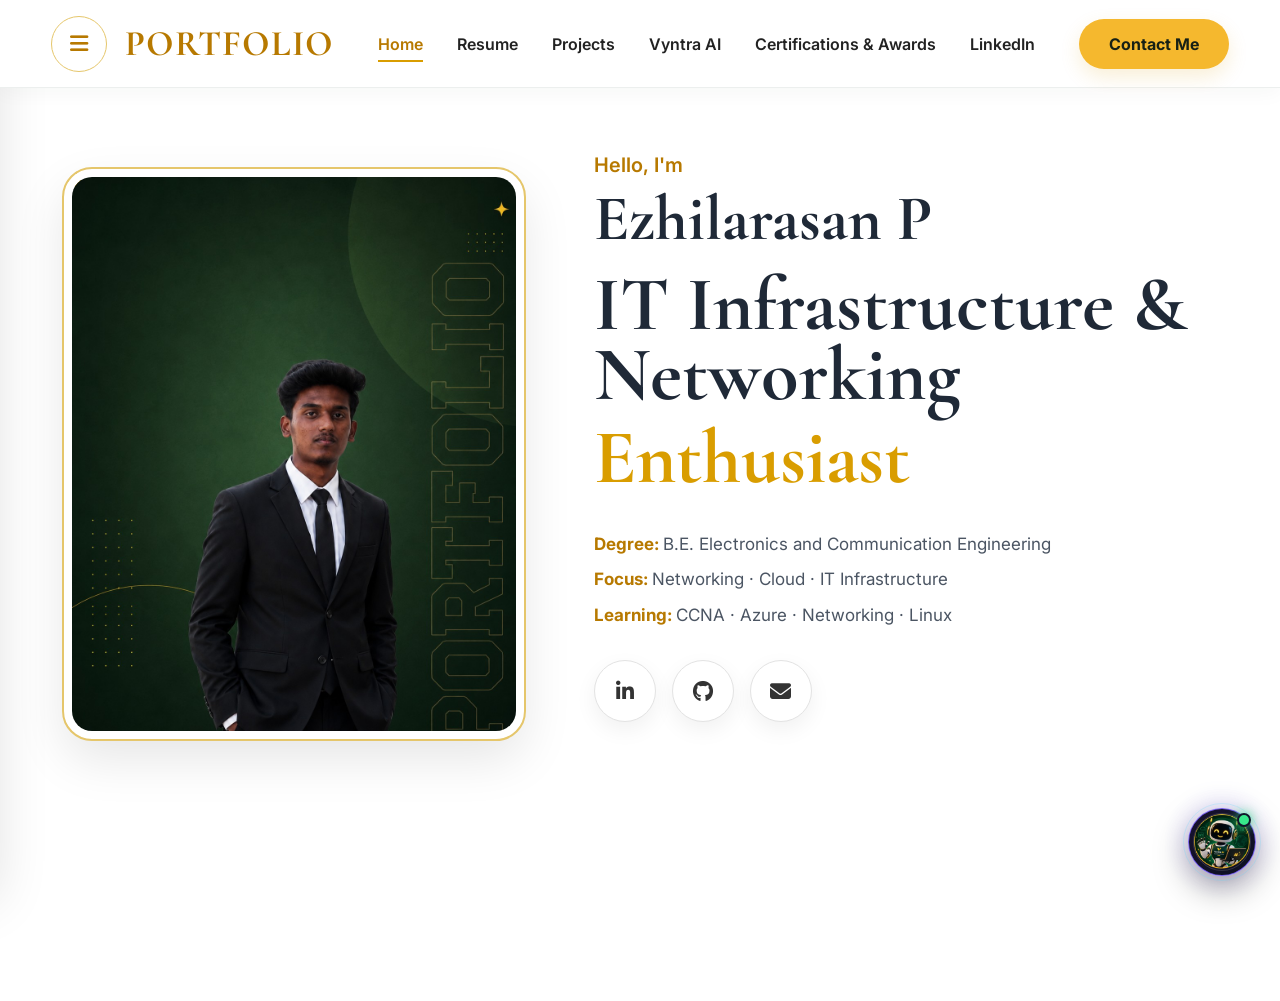
<file: index.html>
<!DOCTYPE html>
<html lang="en">

<head>

  <meta charset="UTF-8">
  <meta name="viewport" content="width=device-width, initial-scale=1.0">

  <title>Ezhilarasan P | Portfolio</title>

  <!-- GOOGLE FONTS -->
  <link rel="preconnect" href="https://fonts.googleapis.com">
  <link rel="preconnect" href="https://fonts.gstatic.com" crossorigin>

  <link
    href="https://fonts.googleapis.com/css2?family=Cormorant+Garamond:wght@500;600;700&family=Inter:wght@400;500;600;700&display=swap"
    rel="stylesheet">

  <!-- FONT AWESOME -->
  <link
    rel="stylesheet"
    href="https://cdnjs.cloudflare.com/ajax/libs/font-awesome/6.5.2/css/all.min.css">

  <!-- YOUR MAIN CSS -->
  <link rel="stylesheet" href="style.css">


  <!-- =====================================================
       VYNTRA AI STYLE
  ====================================================== -->

  <style>
/* =========================================================
   VYNTRA AI — FUTURISTIC PURPLE / BLUE ASSISTANT
   Existing assistant functionality is preserved.
========================================================= */

#vyntraLauncher{
  position:fixed!important;
  right:24px!important;
  bottom:24px!important;
  width:68px!important;
  height:68px!important;
  padding:0!important;
  border:1px solid rgba(130,105,255,.9)!important;
  border-radius:50%!important;
  background:linear-gradient(145deg,#17112f,#0d1022)!important;
  display:flex!important;
  align-items:center!important;
  justify-content:center!important;
  cursor:pointer!important;
  z-index:999998!important;
  box-shadow:0 12px 35px rgba(0,0,0,.38),0 0 28px rgba(112,82,255,.28)!important;
  transition:transform .25s ease,box-shadow .25s ease!important;
  animation:vyntraFloat 4s ease-in-out infinite;
}
#vyntraLauncher:hover{transform:translateY(-5px) scale(1.06)!important;box-shadow:0 18px 45px rgba(0,0,0,.48),0 0 38px rgba(112,82,255,.42)!important}
#vyntraLauncher::before{content:"";position:absolute;inset:-6px;border-radius:50%;border:1px solid rgba(93,215,255,.24);animation:vyntraPulse 2.6s ease-out infinite;pointer-events:none}
#vyntraLauncher::after{content:"";position:absolute;right:4px;top:4px;width:10px;height:10px;border-radius:50%;background:#38e88b;border:2px solid #11152a;box-shadow:0 0 12px #38e88b}
#vyntraLauncher img{width:58px!important;height:58px!important;border-radius:50%;object-fit:cover!important;border:1px solid rgba(255,255,255,.14)!important}
@keyframes vyntraFloat{0%,100%{transform:translateY(0)}50%{transform:translateY(-4px)}}
@keyframes vyntraPulse{0%{transform:scale(.9);opacity:.7}70%{transform:scale(1.18);opacity:0}100%{opacity:0}}

#vyntraChat{
  position:fixed!important;
  right:24px!important;
  bottom:108px!important;
  width:420px!important;
  height:650px!important;
  overflow:hidden!important;
  display:none;
  flex-direction:column!important;
  z-index:999999!important;
  border:1px solid rgba(130,105,255,.38)!important;
  border-radius:26px!important;
  background:rgba(10,12,27,.94)!important;
  backdrop-filter:blur(24px) saturate(145%)!important;
  -webkit-backdrop-filter:blur(24px) saturate(145%)!important;
  box-shadow:0 30px 90px rgba(0,0,0,.58),0 0 55px rgba(101,77,255,.13),inset 0 1px rgba(255,255,255,.05)!important;
  animation:vyntraChatIn .28s ease both;
}
#vyntraChat.vyntra-open{display:flex!important}
@keyframes vyntraChatIn{from{opacity:0;transform:translateY(14px) scale(.96)}to{opacity:1;transform:none}}

.vyntra-header{
  height:86px!important;
  min-height:86px!important;
  padding:12px 14px!important;
  display:flex!important;
  align-items:center!important;
  gap:12px!important;
  background:linear-gradient(135deg,#17133b 0%,#111a36 55%,#0c1528 100%)!important;
  border-bottom:1px solid rgba(130,105,255,.18)!important;
  position:relative!important;
  overflow:hidden!important;
}
.vyntra-header::before{content:"";position:absolute;left:80px;top:-80px;width:220px;height:150px;background:radial-gradient(circle,rgba(122,89,255,.22),transparent 68%);pointer-events:none}
.vyntra-header::after{content:"";position:absolute;right:-70px;bottom:-100px;width:220px;height:180px;background:radial-gradient(circle,rgba(73,203,255,.12),transparent 68%);pointer-events:none}
.vyntra-avatar{width:58px!important;height:58px!important;min-width:58px!important;min-height:58px!important;border-radius:18px!important;overflow:hidden!important;border:1px solid rgba(154,129,255,.55)!important;background:linear-gradient(145deg,#694cff,#a84cff)!important;box-shadow:0 8px 28px rgba(100,70,255,.25)!important;position:relative!important;z-index:1}
.vyntra-avatar img{width:100%!important;height:100%!important;object-fit:cover!important}
.vyntra-header-info{position:relative;z-index:1}
.vyntra-header-info h3{margin:0!important;color:#f7f7ff!important;font-size:21px!important;font-weight:750!important;letter-spacing:-.4px!important}
.vyntra-status{margin-top:4px!important;color:#9da4bd!important;font-size:12px!important;display:flex!important;align-items:center!important;gap:7px!important}
.vyntra-status-dot{width:8px!important;height:8px!important;border-radius:50%!important;background:#3ce992!important;box-shadow:0 0 12px rgba(60,233,146,.7)!important}
#vyntraClose{margin-left:auto!important;width:44px!important;height:44px!important;border-radius:14px!important;border:1px solid rgba(255,255,255,.08)!important;background:rgba(255,255,255,.055)!important;color:#eef0ff!important;font-size:20px!important;cursor:pointer!important;position:relative;z-index:2!important;transition:.2s ease!important}
#vyntraClose:hover{background:rgba(255,255,255,.1)!important;transform:rotate(90deg)!important}

.vyntra-messages{flex:1!important;min-height:0!important;overflow-y:auto!important;padding:20px!important;background:radial-gradient(circle at 70% 0%,rgba(107,79,255,.10),transparent 35%),radial-gradient(circle at 10% 85%,rgba(49,192,255,.055),transparent 30%)!important;scroll-behavior:smooth!important}
.vyntra-messages::-webkit-scrollbar{width:6px}.vyntra-messages::-webkit-scrollbar-track{background:transparent}.vyntra-messages::-webkit-scrollbar-thumb{background:rgba(139,124,255,.28);border-radius:10px}
.vyntra-message{max-width:88%!important;padding:14px 16px!important;margin:0 0 12px!important;border-radius:18px!important;line-height:1.55!important;font-size:14px!important;animation:vyntraMessageIn .24s ease both!important;box-shadow:0 10px 28px rgba(0,0,0,.12)!important}
.vyntra-message.bot{background:linear-gradient(145deg,rgba(29,34,60,.92),rgba(18,22,42,.92))!important;color:#e9ebf7!important;border:1px solid rgba(133,113,255,.16)!important;border-top-left-radius:7px!important}
.vyntra-message.user{margin-left:auto!important;background:linear-gradient(135deg,#7357ff,#9b4dff)!important;color:#fff!important;border:1px solid rgba(255,255,255,.1)!important;border-top-right-radius:7px!important}
.vyntra-message strong{color:#bcaeff!important}
.vyntra-message.user strong{color:#fff!important}
@keyframes vyntraMessageIn{from{opacity:0;transform:translateY(7px)}to{opacity:1;transform:none}}

.vyntra-quick{display:grid!important;grid-template-columns:1fr 1fr!important;gap:9px!important;margin-top:14px!important}
.vyntra-quick button{min-height:54px!important;padding:11px 12px!important;border-radius:15px!important;border:1px solid rgba(133,112,255,.22)!important;background:linear-gradient(145deg,rgba(25,29,52,.96),rgba(17,21,39,.96))!important;color:#dfe3f4!important;font-size:12.5px!important;text-align:left!important;cursor:pointer!important;box-shadow:inset 0 1px rgba(255,255,255,.035)!important;transition:.2s ease!important}
.vyntra-quick button:hover{transform:translateY(-2px)!important;border-color:rgba(121,94,255,.7)!important;background:linear-gradient(145deg,rgba(42,37,83,.98),rgba(22,26,49,.98))!important;color:#fff!important;box-shadow:0 9px 24px rgba(76,54,190,.16)!important}

.vyntra-input-area{padding:12px!important;display:flex!important;align-items:center!important;gap:9px!important;background:rgba(11,14,29,.97)!important;border-top:1px solid rgba(133,112,255,.17)!important}
#vyntraInput{flex:1!important;height:52px!important;min-width:0!important;padding:0 16px!important;border-radius:16px!important;border:1px solid rgba(133,112,255,.25)!important;background:#15192b!important;color:#f4f5ff!important;outline:none!important;font-size:14px!important;transition:.2s ease!important}
#vyntraInput::placeholder{color:#737b96!important}
#vyntraInput:focus{border-color:rgba(122,94,255,.78)!important;box-shadow:0 0 0 4px rgba(111,83,255,.09),0 0 22px rgba(87,161,255,.07)!important}
#vyntraSend{width:52px!important;height:52px!important;min-width:52px!important;border:0!important;border-radius:16px!important;background:linear-gradient(135deg,#7657ff,#a54dff)!important;color:#fff!important;font-size:17px!important;cursor:pointer!important;box-shadow:0 10px 24px rgba(106,73,255,.25)!important;transition:.2s ease!important}
#vyntraSend:hover{transform:translateY(-2px)!important;box-shadow:0 14px 30px rgba(106,73,255,.35)!important}
#vyntraSend:active{transform:scale(.96)!important}

.vyntra-typing{display:flex!important;align-items:center!important;gap:5px!important;width:max-content!important;padding:10px 13px!important;margin:0 0 12px!important;border-radius:14px!important;background:#1b2038!important;border:1px solid rgba(133,112,255,.14)!important}
.vyntra-typing span{width:6px!important;height:6px!important;border-radius:50%!important;background:#9a83ff!important;animation:vyntraTyping 1s infinite ease-in-out!important}.vyntra-typing span:nth-child(2){animation-delay:.15s}.vyntra-typing span:nth-child(3){animation-delay:.3s}
@keyframes vyntraTyping{0%,60%,100%{transform:translateY(0);opacity:.4}30%{transform:translateY(-4px);opacity:1}}

@media(max-width:600px){
  #vyntraLauncher{right:16px!important;bottom:16px!important;width:62px!important;height:62px!important}
  #vyntraLauncher img{width:52px!important;height:52px!important}
  #vyntraChat{right:8px!important;bottom:88px!important;width:calc(100vw - 16px)!important;height:min(650px,calc(100vh - 105px))!important;border-radius:22px!important}
  .vyntra-header{height:78px!important;min-height:78px!important}.vyntra-avatar{width:52px!important;height:52px!important;min-width:52px!important;min-height:52px!important}.vyntra-quick{grid-template-columns:1fr!important}.vyntra-message{max-width:94%!important}
}
</style>

</head>


<body>


<!-- =====================================================
     NAVBAR
===================================================== -->

<header class="navbar">

  <div class="navbar-brand">

    <button
      class="menu-btn"
      id="menuBtn"
      aria-label="Open menu">

      <i class="fa-solid fa-bars"></i>

    </button>


    <a
      href="index.html"
      class="logo">

      PORTFOLIO

    </a>

  </div>


  <nav>

    <ul class="nav-links">

      <li>
        <a
          href="index.html"
          class="active">

          Home

        </a>
      </li>


      <li>
        <a href="about.html">

          Resume

        </a>
      </li>


      <li>
        <a href="projects.html">

          Projects

        </a>
      </li>


      <li>
        <a href="#vyntra-ai">

          Vyntra AI

        </a>
      </li>


      <li>
        <a href="certificates.html">

          Certifications & Awards

        </a>
      </li>


      <li>
        <a href="linkedin.html">

          LinkedIn

        </a>
      </li>

    </ul>

  </nav>


  <a
    href="contact.html"
    class="contact-btn">

    Contact Me

  </a>

</header>



<!-- =====================================================
     MENU OVERLAY
===================================================== -->

<div
  class="menu-overlay"
  id="menuOverlay">
</div>



<!-- =====================================================
     SIDE MENU
===================================================== -->

<aside
  class="side-menu"
  id="sideMenu">


  <button
    class="close-menu"
    id="closeMenu"
    aria-label="Close menu">

    <i class="fa-solid fa-xmark"></i>

  </button>


  <div class="side-menu-title">

    <span>
      EZHILARASAN'S
    </span>

    <h2>
      PORTFOLIO
    </h2>

  </div>


  <div class="side-menu-links">


    <a
      href="index.html"
      class="active">

      <i class="fa-solid fa-house"></i>

      <span>
        Home
      </span>

    </a>


    <a href="about.html">

      <i class="fa-solid fa-user"></i>

      <span>
        Resume
      </span>

    </a>


    <a href="projects.html">

      <i class="fa-solid fa-diagram-project"></i>

      <span>
        Projects
      </span>

    </a>


    <a href="vyntra-ai.html">

      <i class="fa-solid fa-robot"></i>

      <span>
        Vyntra AI
      </span>

    </a>


    <a href="certificates.html">

      <i class="fa-solid fa-certificate"></i>

      <span>
        Certifications & Awards
      </span>

    </a>


    <a href="linkedin.html">

      <i class="fa-brands fa-linkedin-in"></i>

      <span>
        LinkedIn
      </span>

    </a>


    <a href="contact.html">

      <i class="fa-solid fa-envelope"></i>

      <span>
        Contact Me
      </span>

    </a>


  </div>

</aside>



<!-- =====================================================
     HOME PAGE
===================================================== -->

<main class="home-page">

  <section class="home-hero">


    <!-- LEFT SIDE -->

    <div class="home-left">

      <div class="cloud-word">
        CLOUD
      </div>


      <div class="spark">
        ✦
      </div>


      <img
        src="ezhilarasan.jpg"
        alt="Ezhilarasan P"
        class="home-photo">


      <p class="home-description">

        Passionate about networking, cloud computing,
        IT infrastructure and emerging technologies.
        Building my technical knowledge through projects,
        certifications and continuous learning.

      </p>

    </div>



    <!-- RIGHT SIDE -->

    <div class="home-content">

      <p class="hello">
        Hello, I'm
      </p>


      <h2>
        Ezhilarasan P
      </h2>


      <h1>

        IT Infrastructure & Networking

        <span>
          Enthusiast
        </span>

      </h1>


      <div class="home-info">

        <p>

          <strong>
            Degree:
          </strong>

          B.E. Electronics and Communication Engineering

        </p>


        <p>

          <strong>
            Focus:
          </strong>

          Networking · Cloud · IT Infrastructure

        </p>


        <p>

          <strong>
            Learning:
          </strong>

          CCNA · Azure · Networking · Linux

        </p>

      </div>



      <!-- SOCIAL ICONS -->

      <div class="social-icons">


        <a
          href="https://www.linkedin.com/in/ezhilarasan-prabakaran-ezhil0369"
          target="_blank"
          rel="noopener noreferrer"
          aria-label="LinkedIn">

          <i class="fa-brands fa-linkedin-in"></i>

        </a>


        <a
          href="https://github.com/Ezhilarasan0369"
          target="_blank"
          rel="noopener noreferrer"
          aria-label="GitHub">

          <i class="fa-brands fa-github"></i>

        </a>


        <a
          href="mailto:ezhilarasan0369@gmail.com"
          aria-label="Email">

          <i class="fa-solid fa-envelope"></i>

        </a>

      </div>



      <!-- STATS -->

      <div class="stats">


        <div class="stat">

          <strong>
            3+
          </strong>

          <span>
            Major Projects
          </span>

        </div>


        <div class="stat">

          <strong>
            8+
          </strong>

          <span>
            Certifications
          </span>

        </div>


        <div class="stat">

          <strong>
            4+
          </strong>

          <span>
            Cloud & Network Skills
          </span>

        </div>


      </div>

    </div>

  </section>

</main>



<!-- =====================================================
     VYNTRA AI FLOATING BUTTON
===================================================== -->

<button
  id="vyntraLauncher"
  aria-label="Open Vyntra AI">

  <img
    src="vyntra-ai.png"
    alt="Vyntra AI">

</button>



<!-- =====================================================
     VYNTRA AI CHAT WINDOW
===================================================== -->

<section
  id="vyntraChat"
  aria-label="Vyntra AI Assistant">


  <!-- HEADER -->

  <div class="vyntra-header">


    <div class="vyntra-avatar">

      <img
        src="vyntra-ai.png"
        alt="Vyntra AI">

    </div>


    <div class="vyntra-header-info">

      <h3>
        Vyntra AI
      </h3>


      <div class="vyntra-status">

        <span
          class="vyntra-status-dot">
        </span>

        AI Portfolio Assistant

      </div>

    </div>


    <button
      id="vyntraClose"
      aria-label="Close Vyntra AI">

      <i class="fa-solid fa-xmark"></i>

    </button>

  </div>



  <!-- CHAT MESSAGES -->

  <div
    class="vyntra-messages"
    id="vyntraMessages">


    <div
      class="vyntra-message bot">

      👋 Hi! I'm
      <strong>Vyntra AI</strong>.

      <br><br>

      I'm Ezhilarasan's AI Portfolio Assistant.

      <br><br>

      I can help you explore his
      <strong>
        projects, skills, certifications
        and career focus.
      </strong>

    </div>


    <!-- QUICK QUESTIONS -->

    <div
      class="vyntra-quick">


      <button
        data-question="Tell me about Ezhilarasan">

        👤 Tell me about Ezhilarasan

      </button>


      <button
        data-question="What projects has Ezhilarasan done?">

        🚀 Show his projects

      </button>


      <button
        data-question="What certifications does Ezhilarasan have?">

        🏆 Certifications

      </button>


      <button
        data-question="What are Ezhilarasan's technical skills?">

        💻 Technical Skills

      </button>


      <button
        data-question="What is Ezhilarasan's career goal?">

        🎯 Career Goal

      </button>

    </div>

  </div>



  <!-- INPUT -->

  <div
    class="vyntra-input-area">


    <input
      type="text"
      id="vyntraInput"
      placeholder="Ask about Ezhilarasan..."
      autocomplete="off">


    <button
      id="vyntraSend"
      aria-label="Send">

      <i
        class="fa-solid fa-paper-plane">
      </i>

    </button>

  </div>

</section>



<!-- =====================================================
     JAVASCRIPT
===================================================== -->

<script>

/* =====================================================
   HAMBURGER MENU
===================================================== */

const menuBtn =
  document.getElementById("menuBtn");

const sideMenu =
  document.getElementById("sideMenu");

const closeMenu =
  document.getElementById("closeMenu");

const menuOverlay =
  document.getElementById("menuOverlay");


function openMenu() {

  sideMenu.classList.add("open");

  menuOverlay.classList.add("show");

  document.body.classList.add("menu-open");

}


function hideMenu() {

  sideMenu.classList.remove("open");

  menuOverlay.classList.remove("show");

  document.body.classList.remove("menu-open");

}


if (menuBtn) {

  menuBtn.addEventListener(
    "click",
    openMenu
  );

}


if (closeMenu) {

  closeMenu.addEventListener(
    "click",
    hideMenu
  );

}


if (menuOverlay) {

  menuOverlay.addEventListener(
    "click",
    hideMenu
  );

}


document
  .querySelectorAll(".side-menu a")
  .forEach(function(link) {

    link.addEventListener(
      "click",
      hideMenu
    );

  });


document.addEventListener(
  "keydown",
  function(event) {

    if (event.key === "Escape") {

      hideMenu();

    }

  }
);



/* =====================================================
   VYNTRA AI VARIABLES
===================================================== */

const vyntraLauncher =
  document.getElementById(
    "vyntraLauncher"
  );

const vyntraNav =
  document.getElementById(
    "vyntraNav"
  );

const vyntraSideNav =
  document.getElementById(
    "vyntraSideNav"
  );

const vyntraChat =
  document.getElementById(
    "vyntraChat"
  );

const vyntraClose =
  document.getElementById(
    "vyntraClose"
  );

const vyntraMessages =
  document.getElementById(
    "vyntraMessages"
  );

const vyntraInput =
  document.getElementById(
    "vyntraInput"
  );

const vyntraSend =
  document.getElementById(
    "vyntraSend"
  );



/* =====================================================
   OPEN VYNTRA
===================================================== */

vyntraLauncher.addEventListener(
  "click",
  function() {

    console.log(
      "Vyntra AI opened"
    );

    vyntraChat.classList.add(
      "vyntra-open"
    );

    vyntraChat.style.display =
      "flex";

    vyntraChat.style.visibility =
      "visible";

    vyntraChat.style.opacity =
      "1";

    vyntraLauncher.style.display =
      "none";

    setTimeout(
      function() {

        vyntraInput.focus();

      },
      150
    );

  }
);



/* =====================================================
   CLOSE VYNTRA
===================================================== */

vyntraClose.addEventListener(
  "click",
  function() {

    console.log(
      "Vyntra AI closed"
    );

    vyntraChat.classList.remove(
      "vyntra-open"
    );

    vyntraChat.style.display =
      "none";

    vyntraChat.style.visibility =
      "hidden";

    vyntraChat.style.opacity =
      "0";

    vyntraLauncher.style.display =
      "flex";

  }
);



/* =====================================================
   ADD MESSAGE
===================================================== */

function addVyntraMessage(
  text,
  type
) {

  const message =
    document.createElement(
      "div"
    );

  message.className =
    "vyntra-message " + type;

  message.innerHTML = text;

  const time = document.createElement("div");
  time.style.cssText =
    "font-size:10px;opacity:.48;margin-top:7px;text-align:right;letter-spacing:.2px;";
  time.textContent = new Date().toLocaleTimeString([], {
    hour: "2-digit",
    minute: "2-digit"
  });
  message.appendChild(time);

  vyntraMessages.appendChild(message);

  vyntraMessages.scrollTop =
    vyntraMessages.scrollHeight;

}



/* =====================================================
   ANSWER ENGINE
===================================================== */

function getVyntraAnswer(
  question
) {

  const q =
    question.toLowerCase().trim();



  /* ABOUT */

  if (
    q.includes("about") ||
    q.includes("who is") ||
    q.includes("profile") ||
    q.includes("introduce")
  ) {

    return `

      <strong>Ezhilarasan P</strong> is a
      B.E. Electronics and Communication
      Engineering student.

      <br><br>

      He has a strong interest in
      <strong>
        IT Infrastructure, Networking,
        Cloud Computing and Linux.
      </strong>

      <br><br>

      He is continuously building his
      technical knowledge through projects,
      certifications and hands-on learning.

    `;

  }



  /* PROJECTS */

  if (
    q.includes("project") ||
    q.includes("projects") ||
    q.includes("built")
  ) {

    return `

      Ezhilarasan has worked on several
      technical projects:

      <br><br>

      🚀 <strong>
      Smart Glove with Integrated Sensors
      </strong>

      <br><br>

      👁️ <strong>
      Gesture Recognition System
      </strong>

      <br><br>

      🔧 <strong>
      IoT & Embedded Systems Projects
      </strong>

      <br><br>

      These projects combine electronics,
      IoT, computer vision and intelligent
      systems.

    `;

  }



  /* CERTIFICATIONS */

  if (
    q.includes("certification") ||
    q.includes("certifications") ||
    q.includes("certificate")
  ) {

    return `

      Some of Ezhilarasan's certifications
      include:

      <br><br>

      🏆 <strong>
      Microsoft Azure Fundamentals
      (AZ-900)
      </strong>

      <br><br>

      ☁️ <strong>
      Oracle Cloud Infrastructure
      DevOps Professional
      </strong>

      <br><br>

      🤖 <strong>
      Google Introduction to AI
      </strong>

      <br><br>

      🌐 <strong>
      CCNA Networking Courses
      </strong>

    `;

  }



  /* SKILLS */

  if (
    q.includes("skill") ||
    q.includes("skills") ||
    q.includes("technical") ||
    q.includes("technology") ||
    q.includes("technologies")
  ) {

    return `

      Ezhilarasan's technical areas include:

      <br><br>

      🌐 <strong>Networking & CCNA</strong>

      <br>

      ☁️ <strong>Microsoft Azure</strong>

      <br>

      🖥️ <strong>Linux & IT Infrastructure</strong>

      <br>

      ☁️ <strong>Oracle Cloud</strong>

      <br>

      🐍 <strong>Python</strong>

      <br>

      ☕ <strong>Java</strong>

      <br>

      🤖 <strong>IoT & Embedded Systems</strong>

      <br>

      👁️ <strong>OpenCV</strong>

    `;

  }



  /* CAREER */

  if (
    q.includes("career") ||
    q.includes("goal") ||
    q.includes("future") ||
    q.includes("job") ||
    q.includes("focus")
  ) {

    return `

      Ezhilarasan's career focus is toward

      <strong>
        IT Infrastructure,
        Networking and Cloud Computing.
      </strong>

      <br><br>

      He is currently developing skills in

      <strong>
        CCNA, Azure, Linux and
        infrastructure technologies.
      </strong>

    `;

  }



  /* EDUCATION */

  if (
    q.includes("degree") ||
    q.includes("education") ||
    q.includes("college") ||
    q.includes("study")
  ) {

    return `

      Ezhilarasan is pursuing

      <strong>
        B.E. Electronics and Communication
        Engineering.
      </strong>

      <br><br>

      He is developing his technical
      knowledge alongside his engineering
      studies, with a focus on networking,
      cloud and IT infrastructure.

    `;

  }



  /* AZURE */

  if (
    q.includes("azure") ||
    q.includes("az-900") ||
    q.includes("microsoft")
  ) {

    return `

      Ezhilarasan has completed

      <strong>
        Microsoft Azure Fundamentals
        (AZ-900).
      </strong>

      <br><br>

      This strengthened his foundation
      in cloud concepts and Microsoft
      Azure services.

    `;

  }



  /* LINUX */

  if (
    q.includes("linux") ||
    q.includes("server") ||
    q.includes("system administration")
  ) {

    return `

      <strong>Linux</strong> is one of the
      areas Ezhilarasan is currently
      learning as part of his
      IT Infrastructure journey.

      <br><br>

      His broader focus includes networking,
      system administration, cloud and
      infrastructure technologies.

    `;

  }



  /* CONTACT */

  if (
    q.includes("contact") ||
    q.includes("email") ||
    q.includes("github") ||
    q.includes("linkedin")
  ) {

    return `

      You can connect with Ezhilarasan
      through:

      <br><br>

      📧 <strong>
      Email:
      </strong>
      ezhilarasan0369@gmail.com

      <br><br>

      💼 <strong>
      LinkedIn:
      </strong>
      Ezhilarasan P

      <br><br>

      💻 <strong>
      GitHub:
      </strong>
      Ezhilarasan0369

    `;

  }



  /* DEFAULT */

  return `

    I can help you explore:

    <br><br>

    👤 <strong>About Ezhilarasan</strong>

    <br>

    🚀 <strong>Projects</strong>

    <br>

    🏆 <strong>Certifications</strong>

    <br>

    💻 <strong>Technical Skills</strong>

    <br>

    🎯 <strong>Career Goal</strong>

    <br>

    🎓 <strong>Education</strong>

    <br>

    ☁️ <strong>Azure & Cloud</strong>

    <br>

    🐧 <strong>Linux</strong>

    <br>

    📧 <strong>Contact</strong>

    <br><br>

    Try asking:
    <strong>
      "What projects has he done?"
    </strong>

  `;

}



/* =====================================================
   SEND MESSAGE
===================================================== */

function sendVyntraMessage() {

  const question =
    vyntraInput.value.trim();


  if (!question) {

    return;

  }


  addVyntraMessage(
    question,
    "user"
  );


  vyntraInput.value = "";


  const typing = document.createElement("div");
  typing.className = "vyntra-typing";
  typing.innerHTML = "<span></span><span></span><span></span>";
  vyntraMessages.appendChild(typing);
  vyntraMessages.scrollTop = vyntraMessages.scrollHeight;

  setTimeout(function() {
    typing.remove();

    const answer = getVyntraAnswer(question);

    addVyntraMessage(answer, "bot");
  }, 650);

}



/* SEND BUTTON */

vyntraSend.addEventListener(
  "click",
  sendVyntraMessage
);



/* ENTER */

vyntraInput.addEventListener(
  "keydown",
  function(event) {

    if (
      event.key === "Enter"
    ) {

      event.preventDefault();

      sendVyntraMessage();

    }

  }
);



/* =====================================================
   QUICK QUESTIONS
===================================================== */

document
  .querySelectorAll(
    ".vyntra-quick button"
  )
  .forEach(
    function(button) {

      button.addEventListener(
        "click",
        function() {

          const question =
            this.getAttribute(
              "data-question"
            );


          addVyntraMessage(
            question,
            "user"
          );


          const typing = document.createElement("div");
          typing.className = "vyntra-typing";
          typing.innerHTML = "<span></span><span></span><span></span>";
          vyntraMessages.appendChild(typing);
          vyntraMessages.scrollTop = vyntraMessages.scrollHeight;

          setTimeout(function() {
            typing.remove();

            const answer = getVyntraAnswer(question);
            addVyntraMessage(answer, "bot");
          }, 650);

        }
      );

    }
  );

</script>
<script>
document.addEventListener("DOMContentLoaded", function () {

  const revealElements = document.querySelectorAll(`
    main > section,
    main > article,
    .home-left,
    .home-content,
    .home-photo,
    .home-description,
    .stats,
    .stat,
    .resume-hero,
    .resume-text,
    .resume-photo,
    .resume-grid,
    .resume-card,
    .project-card,
    .projects-grid,
    .linkedin-card,
    .linkedin-grid,
    .contact-info,
    .contact-form-box,
    .contact-card,
    .contact-cards,
    .page-heading,
    .vyntra-hero,
    .vyntra-preview,
    .vyntra-section,
    .vyntra-card,
    .tech-card,
    .feature-card,
    .timeline-item
  `);

  revealElements.forEach(function (element) {
    element.classList.add("reveal");
  });

  const observer = new IntersectionObserver(
    function (entries) {

      entries.forEach(function (entry) {

        if (entry.isIntersecting) {
          entry.target.classList.add("show");
        } else {
          entry.target.classList.remove("show");
        }

      });

    },
    {
      threshold: 0.12,
      rootMargin: "0px 0px -60px 0px"
    }
  );

  revealElements.forEach(function (element) {
    observer.observe(element);
  });

});


/* =====================================================
   NAVBAR VYNTRA AI
   OPEN SAME-PAGE CHAT
===================================================== */

function openVyntraFromNavigation(event) {

  event.preventDefault();

  if (typeof hideMenu === "function") {
    hideMenu();
  }

  vyntraChat.classList.add("vyntra-open");

  vyntraChat.style.display = "flex";

  vyntraChat.style.visibility = "visible";

  vyntraChat.style.opacity = "1";

  vyntraLauncher.style.display = "none";

  setTimeout(function () {

    if (vyntraInput) {
      vyntraInput.focus();
    }

  }, 150);

}

if (vyntraNav) {
  vyntraNav.addEventListener(
    "click",
    openVyntraFromNavigation
  );
}

if (vyntraSideNav) {
  vyntraSideNav.addEventListener(
    "click",
    openVyntraFromNavigation
  );
}

</script>
    <!-- Your existing page content -->
</body>
</html>
</file>
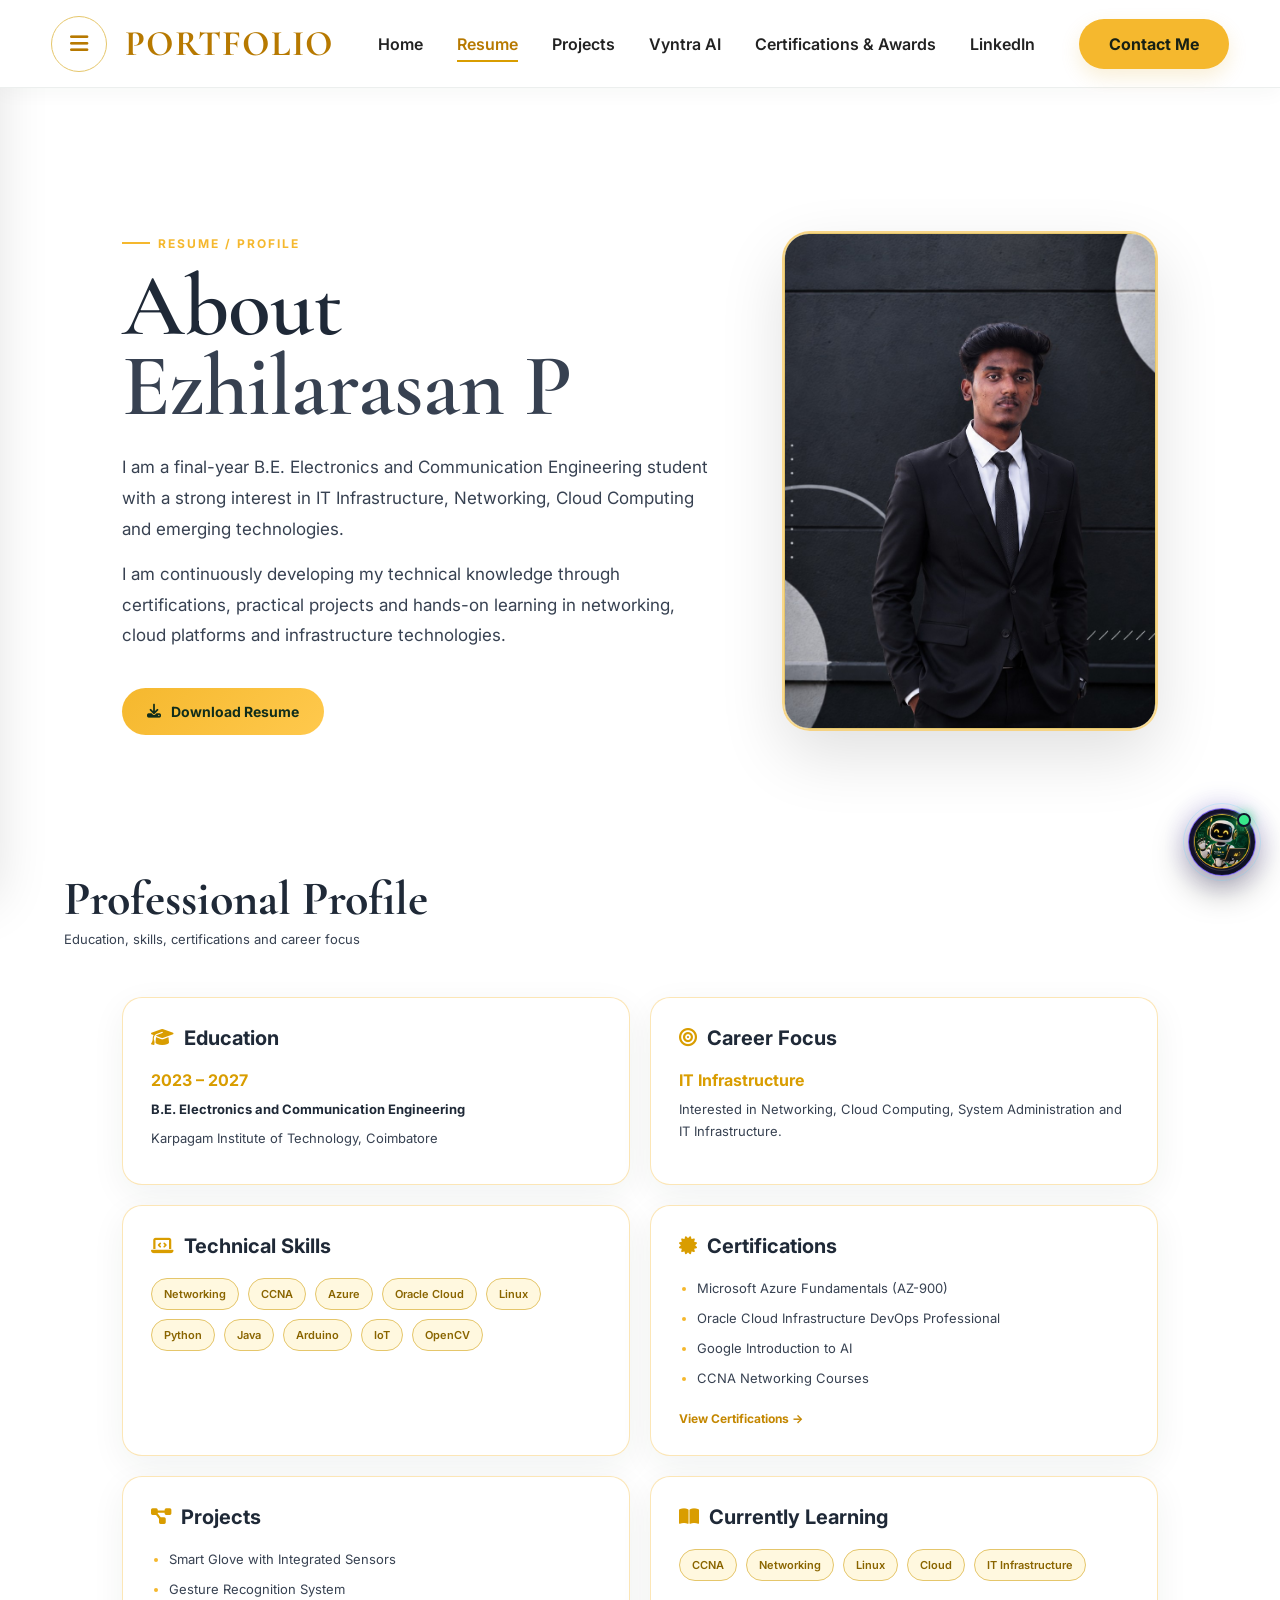
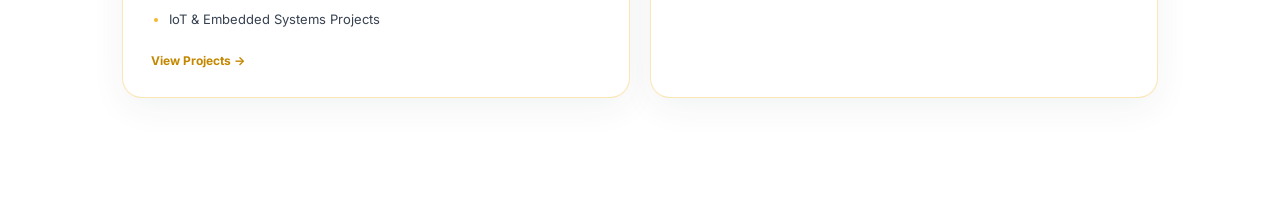
<file: about.html>
<!DOCTYPE html>
<html lang="en">

<head>

<meta charset="UTF-8">
<meta name="viewport" content="width=device-width, initial-scale=1.0">

<title>Resume | Ezhilarasan P</title>

<link rel="preconnect" href="https://fonts.googleapis.com">
<link rel="preconnect" href="https://fonts.gstatic.com" crossorigin>

<link
href="https://fonts.googleapis.com/css2?family=Cormorant+Garamond:wght@500;600;700&family=Inter:wght@400;500;600;700&display=swap"
rel="stylesheet">

<link
rel="stylesheet"
href="https://cdnjs.cloudflare.com/ajax/libs/font-awesome/6.5.2/css/all.min.css">

<link rel="stylesheet" href="./style.css">
<link rel="stylesheet" href="./vyntra-assistant.css">


<style>

/* =====================================================
   RESUME PAGE
===================================================== */

.resume-page {
    width:100%;
    min-height:calc(100vh - 88px);
    padding:70px 5% 100px;
}


/* =====================================================
   HERO
===================================================== */

.resume-hero {
    width:100%;
    max-width:1250px;
    margin:0 auto 70px;

    display:grid;
    grid-template-columns:minmax(0,1.1fr) minmax(320px,.7fr);

    gap:70px;
    align-items:center;
}


.resume-text {
    min-width:0;
}


.resume-label {
    display:inline-flex;
    align-items:center;
    gap:8px;

    margin-bottom:15px;

    color:#f5b82e;

    font-size:12px;
    font-weight:700;
    letter-spacing:2px;
    text-transform:uppercase;
}


.resume-label::before {
    content:"";

    width:28px;
    height:2px;

    background:#f5b82e;
}


.resume-text h1 {
    margin-bottom:25px;

    font-family:"Cormorant Garamond",serif;

    font-size:clamp(55px,7vw,88px);
    line-height:.92;

    font-weight:600;
    letter-spacing:-1px;

    color:#173b26;
}


.resume-text h1 span {
    color:#f5b82e;
}


.resume-intro {
    max-width:720px;

    color:#526458;

    font-size:15px;
    line-height:1.8;

    margin-bottom:12px;
}


/* =====================================================
   DOWNLOAD
===================================================== */

.resume-download {
    display:inline-flex;
    align-items:center;
    gap:10px;

    margin-top:22px;

    padding:15px 25px;

    border-radius:30px;

    background:linear-gradient(
        135deg,
        #f5b82e,
        #ffc94d
    );

    color:#102d1b;

    font-size:14px;
    font-weight:700;

    transition:.3s ease;

    text-decoration:none;
}


.resume-download:hover {
    transform:translateY(-3px);

    box-shadow:
        0 15px 35px
        rgba(245,184,46,.22);
}


/* =====================================================
   PHOTO
===================================================== */

.resume-photo {
    width:100%;
    max-width:430px;
    height:500px;

    margin:0 auto;

    overflow:hidden;

    border-radius:28px;

    border:
        2px solid
        rgba(245,184,46,.55);

    background:
        linear-gradient(
            145deg,
            #f7f3ea,
            #ffffff
        );

    box-shadow:
        0 25px 65px
        rgba(0,0,0,.12);

    position:relative;
}


.resume-photo::before {
    content:"";

    position:absolute;

    top:-90px;
    right:-90px;

    width:240px;
    height:240px;

    border-radius:50%;

    background:
        rgba(245,184,46,.12);

    pointer-events:none;
}


.resume-photo img {
    width:100%;
    height:100%;

    display:block;

    object-fit:cover;
    object-position:center;

    position:relative;
    z-index:2;
}


/* =====================================================
   SECTION HEADING
===================================================== */

.resume-section-heading {
    width:100%;
    max-width:1250px;

    margin:0 auto 30px;
}


.resume-section-heading h2 {
    font-family:"Cormorant Garamond",serif;

    font-size:48px;
    line-height:1;

    color:#173b26;

    margin-bottom:8px;
}


.resume-section-heading p {
    color:#6b7c70;

    font-size:13px;
}


/* =====================================================
   GRID
===================================================== */

.resume-grid {
    width:100%;
    max-width:1250px;

    margin:0 auto;

    display:grid;

    grid-template-columns:
        repeat(2,minmax(0,1fr));

    gap:20px;
}


/* =====================================================
   CARD
===================================================== */

.resume-card {
    min-width:0;

    padding:28px;

    border-radius:20px;

    background:#ffffff;

    border:
        1px solid
        rgba(245,184,46,.35);

    box-shadow:
        0 10px 35px
        rgba(20,50,30,.06);

    transition:
        transform .3s ease,
        border-color .3s ease,
        box-shadow .3s ease;
}


.resume-card:hover {
    transform:translateY(-5px);

    border-color:
        rgba(245,184,46,.75);

    box-shadow:
        0 18px 45px
        rgba(20,50,30,.10);
}


.resume-card.featured {
    background:
        linear-gradient(
            145deg,
            #fffdf7,
            #ffffff
        );
}


.resume-card h2 {
    display:flex;
    align-items:center;
    gap:10px;

    margin-bottom:20px;

    color:#173b26;

    font-size:20px;
    font-weight:700;
}


.resume-card h2 i {
    color:#f5b82e;
    font-size:18px;
}


.resume-card h3 {
    margin-bottom:8px;

    color:#e49f00;

    font-size:16px;
}


.resume-card p {
    margin-bottom:7px;

    color:#64746a;

    font-size:13px;
    line-height:1.7;
}


.resume-card strong {
    color:#30483a;
}


/* =====================================================
   SKILLS
===================================================== */

.skill-tags {
    display:flex;
    flex-wrap:wrap;
    gap:9px;
}


.skill-tags span {
    display:inline-flex;
    align-items:center;

    padding:8px 12px;

    border-radius:20px;

    border:
        1px solid
        rgba(245,184,46,.45);

    background:
        rgba(245,184,46,.08);

    color:#d79600;

    font-size:11px;
    font-weight:600;
}


/* =====================================================
   LIST
===================================================== */

.resume-card ul {
    padding-left:18px;
    margin-bottom:18px;
}


.resume-card li {
    margin-bottom:9px;

    color:#64746a;

    font-size:13px;
    line-height:1.6;
}


.resume-card li::marker {
    color:#f5b82e;
}


/* =====================================================
   LINKS
===================================================== */

.small-link {
    display:inline-flex;

    margin-top:5px;

    color:#d79600;

    font-size:12px;
    font-weight:700;

    transition:.25s ease;

    text-decoration:none;
}


.small-link:hover {
    transform:translateX(5px);
    color:#f5b82e;
}


/* =====================================================
   MOBILE
===================================================== */

@media(max-width:1000px) {

    .resume-page {
        padding:60px 4% 80px;
    }

    .resume-hero {
        grid-template-columns:1fr;
        gap:40px;
        max-width:800px;
    }

    .resume-photo {
        order:-1;
        width:100%;
        max-width:450px;
        height:520px;
    }

    .resume-grid {
        max-width:800px;
        grid-template-columns:1fr;
    }

}


@media(max-width:700px) {

    .resume-page {
        padding:45px 18px 70px;
    }

    .resume-hero {
        margin-bottom:55px;
        gap:35px;
    }

    .resume-photo {
        height:430px;
        border-radius:22px;
    }

    .resume-text h1 {
        font-size:55px;
        line-height:.94;
    }

    .resume-intro {
        font-size:13px;
        line-height:1.75;
    }

    .resume-section-heading h2 {
        font-size:40px;
    }

    .resume-card {
        padding:22px;
    }

}


@media(max-width:430px) {

    .resume-page {
        padding-left:14px;
        padding-right:14px;
    }

    .resume-photo {
        height:390px;
    }

    .resume-text h1 {
        font-size:48px;
    }

    .resume-card {
        padding:19px;
    }

}

</style>

</head>


<body class="resume-body">


<!-- =====================================================
     NAVBAR
===================================================== -->

<header class="navbar">

    <div class="navbar-brand">

        <button
            class="menu-btn"
            id="menuBtn"
            type="button"
            aria-label="Open navigation menu">

            <i class="fa-solid fa-bars"></i>

        </button>


        <a href="./index.html" class="logo">
            PORTFOLIO
        </a>

    </div>


    <nav class="main-navigation">

        <ul class="nav-links">

            <li>
                <a href="./index.html">
                    Home
                </a>
            </li>


            <li>
                <a
                    href="./about.html"
                    class="active">

                    Resume

                </a>
            </li>


            <li>
                <a href="./projects.html">
                    Projects
                </a>
            </li>


            <!-- VYNTRA AI -->

            <li>
                <a href="./vyntra-ai.html">
                    Vyntra AI
                </a>
            </li>


            <li>
                <a href="./certificates.html">
                    Certifications &amp; Awards
                </a>
            </li>


            <li>
                <a href="./linkedin.html">
                    LinkedIn
                </a>
            </li>

        </ul>

    </nav>


    <a
        href="./contact.html"
        class="contact-btn">

        Contact Me

    </a>

</header>



<!-- =====================================================
     MENU OVERLAY
===================================================== -->

<div
    class="menu-overlay"
    id="menuOverlay">
</div>



<!-- =====================================================
     SIDE MENU
===================================================== -->

<aside
    class="side-menu"
    id="sideMenu">


    <button
        class="close-menu"
        id="closeMenu"
        type="button"
        aria-label="Close navigation menu">

        <i class="fa-solid fa-xmark"></i>

    </button>



    <div class="side-menu-title">

        <span>
            EZHILARASAN'S
        </span>

        <h2>
            PORTFOLIO
        </h2>

    </div>



    <div class="side-menu-links">


        <!-- HOME -->

        <a href="./index.html">

            <i class="fa-solid fa-house"></i>

            <span>
                Home
            </span>

        </a>



        <!-- RESUME -->

        <a
            href="./about.html"
            class="active">

            <i class="fa-solid fa-user"></i>

            <span>
                Resume
            </span>

        </a>



        <!-- PROJECTS -->

        <a href="./projects.html">

            <i class="fa-solid fa-diagram-project"></i>

            <span>
                Projects
            </span>

        </a>



        <!-- VYNTRA AI -->

        <a href="./vyntra-ai.html">

            <i class="fa-solid fa-robot"></i>

            <span>
                Vyntra AI
            </span>

        </a>



        <!-- CERTIFICATIONS -->

        <a href="./certificates.html">

            <i class="fa-solid fa-certificate"></i>

            <span>
                Certifications &amp; Awards
            </span>

        </a>



        <!-- LINKEDIN -->

        <a href="./linkedin.html">

            <i class="fa-brands fa-linkedin-in"></i>

            <span>
                LinkedIn
            </span>

        </a>



        <!-- CONTACT -->

        <a href="./contact.html">

            <i class="fa-solid fa-envelope"></i>

            <span>
                Contact Me
            </span>

        </a>

    </div>

</aside>



<!-- =====================================================
     RESUME PAGE
===================================================== -->

<main class="resume-page">


    <!-- HERO -->

    <section class="resume-hero">


        <div class="resume-text">


            <div class="resume-label">
                Resume / Profile
            </div>


            <h1>

                About

                <br>

                <span>
                    Ezhilarasan P
                </span>

            </h1>


            <p class="resume-intro">

                I am a final-year B.E. Electronics and
                Communication Engineering student with a
                strong interest in IT Infrastructure,
                Networking, Cloud Computing and emerging
                technologies.

            </p>


            <p class="resume-intro">

                I am continuously developing my technical
                knowledge through certifications, practical
                projects and hands-on learning in networking,
                cloud platforms and infrastructure technologies.

            </p>


            <a
                href="./resume.docx"
                class="resume-download"
                download>

                <i class="fa-solid fa-download"></i>

                Download Resume

            </a>

        </div>



        <!-- PHOTO -->

        <div class="resume-photo">

            <img
                src="./ezhil.jpg"
                alt="Ezhilarasan P">

        </div>


    </section>



    <!-- SECTION HEADING -->

    <div class="resume-section-heading">

        <h2>
            Professional Profile
        </h2>

        <p>
            Education, skills, certifications and career focus
        </p>

    </div>



    <!-- RESUME CARDS -->

    <section class="resume-grid">


        <!-- EDUCATION -->

        <article class="resume-card">

            <h2>

                <i class="fa-solid fa-graduation-cap"></i>

                Education

            </h2>


            <h3>
                2023 – 2027
            </h3>


            <p>

                <strong>
                    B.E. Electronics and Communication Engineering
                </strong>

            </p>


            <p>
                Karpagam Institute of Technology,
                Coimbatore
            </p>

        </article>



        <!-- CAREER -->

        <article class="resume-card featured">

            <h2>

                <i class="fa-solid fa-bullseye"></i>

                Career Focus

            </h2>


            <h3>
                IT Infrastructure
            </h3>


            <p>

                Interested in Networking, Cloud Computing,
                System Administration and IT Infrastructure.

            </p>

        </article>



        <!-- TECHNICAL SKILLS -->

        <article class="resume-card">

            <h2>

                <i class="fa-solid fa-laptop-code"></i>

                Technical Skills

            </h2>


            <div class="skill-tags">

                <span>Networking</span>
                <span>CCNA</span>
                <span>Azure</span>
                <span>Oracle Cloud</span>
                <span>Linux</span>
                <span>Python</span>
                <span>Java</span>
                <span>Arduino</span>
                <span>IoT</span>
                <span>OpenCV</span>

            </div>

        </article>



        <!-- CERTIFICATIONS -->

        <article class="resume-card">

            <h2>

                <i class="fa-solid fa-certificate"></i>

                Certifications

            </h2>


            <ul>

                <li>
                    Microsoft Azure Fundamentals (AZ-900)
                </li>

                <li>
                    Oracle Cloud Infrastructure DevOps Professional
                </li>

                <li>
                    Google Introduction to AI
                </li>

                <li>
                    CCNA Networking Courses
                </li>

            </ul>


            <a
                href="./certificates.html"
                class="small-link">

                View Certifications →

            </a>

        </article>



        <!-- PROJECTS -->

        <article class="resume-card">

            <h2>

                <i class="fa-solid fa-diagram-project"></i>

                Projects

            </h2>


            <ul>

                <li>
                    Smart Glove with Integrated Sensors
                </li>

                <li>
                    Gesture Recognition System
                </li>

                <li>
                    IoT &amp; Embedded Systems Projects
                </li>

            </ul>


            <a
                href="./projects.html"
                class="small-link">

                View Projects →

            </a>

        </article>



        <!-- CURRENTLY LEARNING -->

        <article class="resume-card featured">

            <h2>

                <i class="fa-solid fa-book-open"></i>

                Currently Learning

            </h2>


            <div class="skill-tags">

                <span>CCNA</span>
                <span>Networking</span>
                <span>Linux</span>
                <span>Cloud</span>
                <span>IT Infrastructure</span>

            </div>

        </article>


    </section>


</main>



<!-- =====================================================
     JAVASCRIPT
===================================================== -->

<script>

document.addEventListener(
    "DOMContentLoaded",
    function () {


        /* =================================================
           MENU
        ================================================= */

        const menuBtn =
            document.getElementById("menuBtn");

        const sideMenu =
            document.getElementById("sideMenu");

        const closeMenu =
            document.getElementById("closeMenu");

        const menuOverlay =
            document.getElementById("menuOverlay");


        function openMenu() {

            if (sideMenu) {
                sideMenu.classList.add("open");
            }

            if (menuOverlay) {
                menuOverlay.classList.add("show");
            }

            document.body.classList.add("menu-open");

        }


        function hideMenu() {

            if (sideMenu) {
                sideMenu.classList.remove("open");
            }

            if (menuOverlay) {
                menuOverlay.classList.remove("show");
            }

            document.body.classList.remove("menu-open");

        }


        if (menuBtn) {

            menuBtn.addEventListener(
                "click",
                openMenu
            );

        }


        if (closeMenu) {

            closeMenu.addEventListener(
                "click",
                hideMenu
            );

        }


        if (menuOverlay) {

            menuOverlay.addEventListener(
                "click",
                hideMenu
            );

        }


        /* SIDE MENU LINKS */

        document
            .querySelectorAll(".side-menu-links a")
            .forEach(
                function (link) {

                    link.addEventListener(
                        "click",
                        hideMenu
                    );

                }
            );


        /* ESC KEY */

        document.addEventListener(
            "keydown",
            function (event) {

                if (event.key === "Escape") {

                    hideMenu();

                }

            }
        );


        /* =================================================
           SCROLL REVEAL
        ================================================= */

        const revealElements =
            document.querySelectorAll(
                ".resume-hero, .resume-text, .resume-photo, .resume-section-heading, .resume-card"
            );


        revealElements.forEach(
            function (element) {

                element.classList.add("reveal");

            }
        );


        if ("IntersectionObserver" in window) {

            const observer =
                new IntersectionObserver(
                    function (entries) {

                        entries.forEach(
                            function (entry) {

                                if (
                                    entry.isIntersecting
                                ) {

                                    entry.target.classList.add(
                                        "show"
                                    );

                                }

                            }
                        );

                    },
                    {
                        threshold:0.12,
                        rootMargin:
                            "0px 0px -60px 0px"
                    }
                );


            revealElements.forEach(
                function (element) {

                    observer.observe(element);

                }
            );

        } else {

            revealElements.forEach(
                function (element) {

                    element.classList.add("show");

                }
            );

        }

    }

);

</script>

<script src="./vyntra-assistant.js"></script>

</body>

</html>
</file>
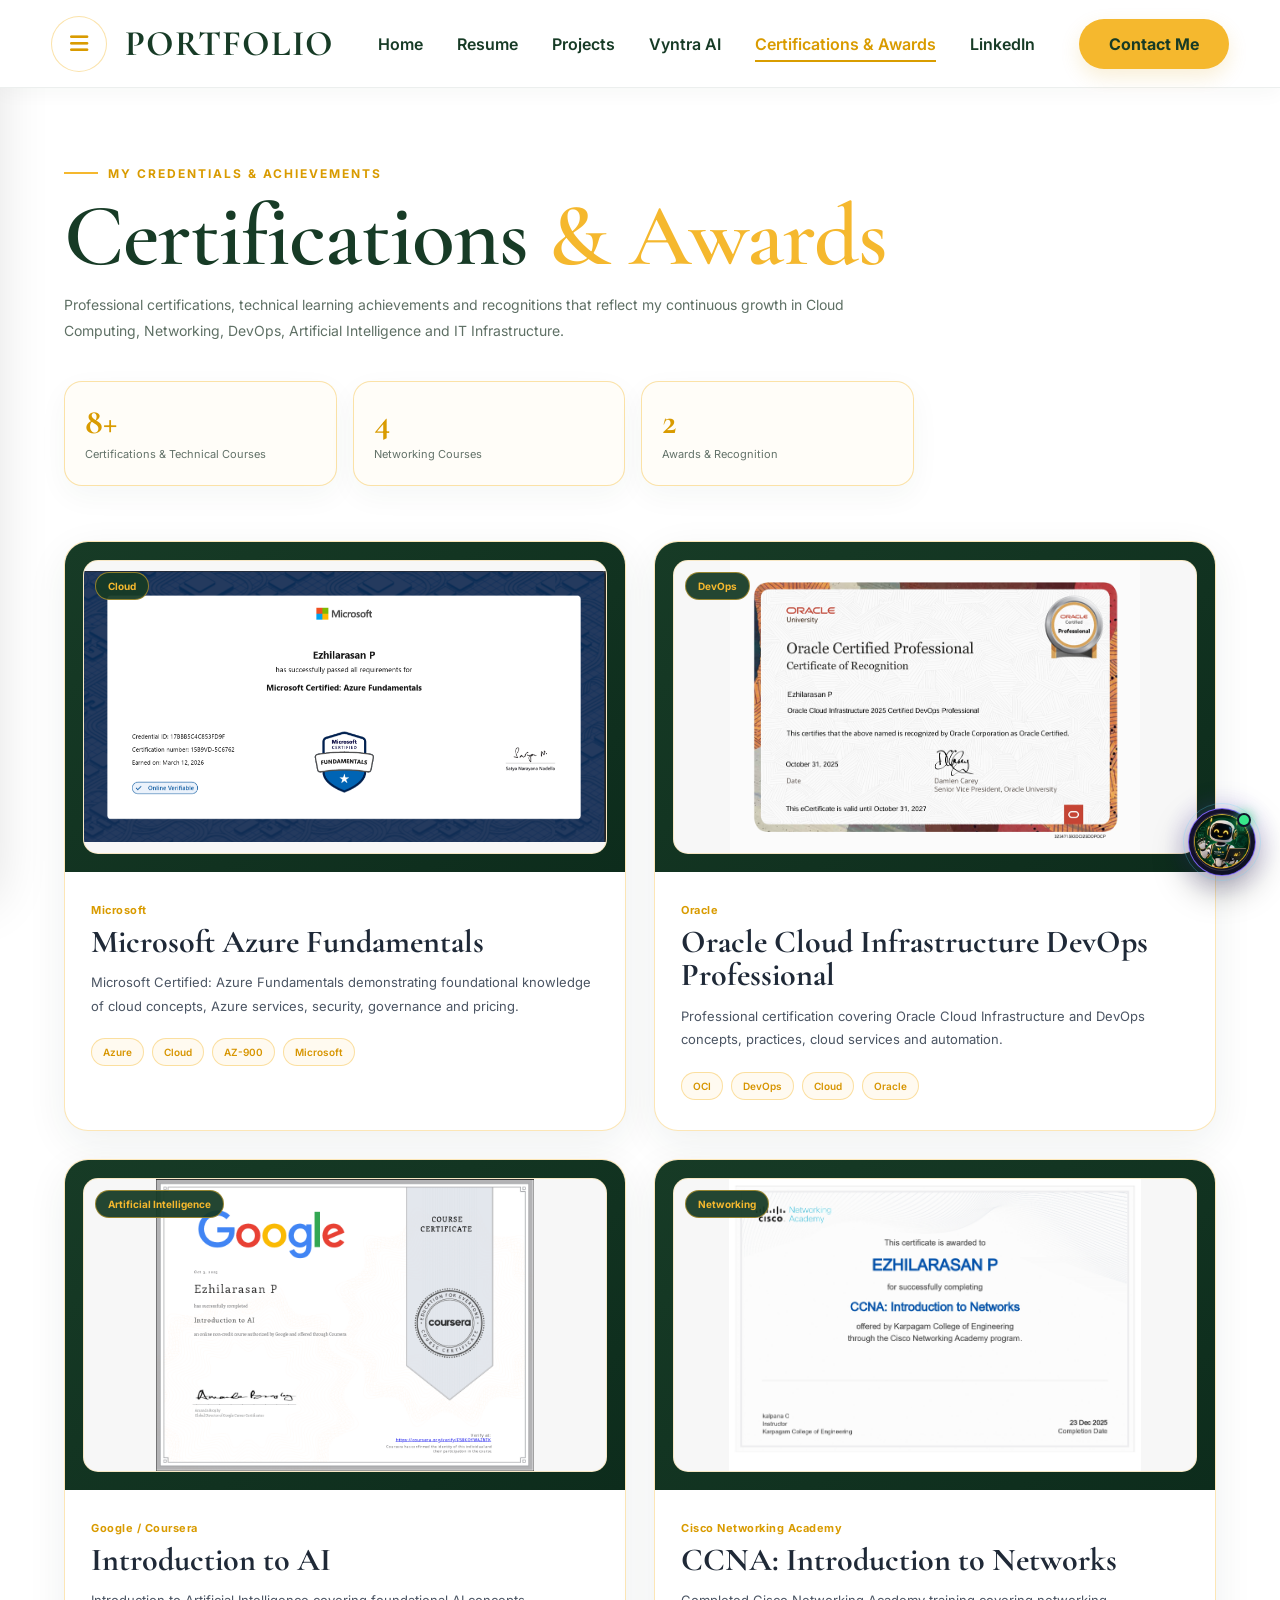
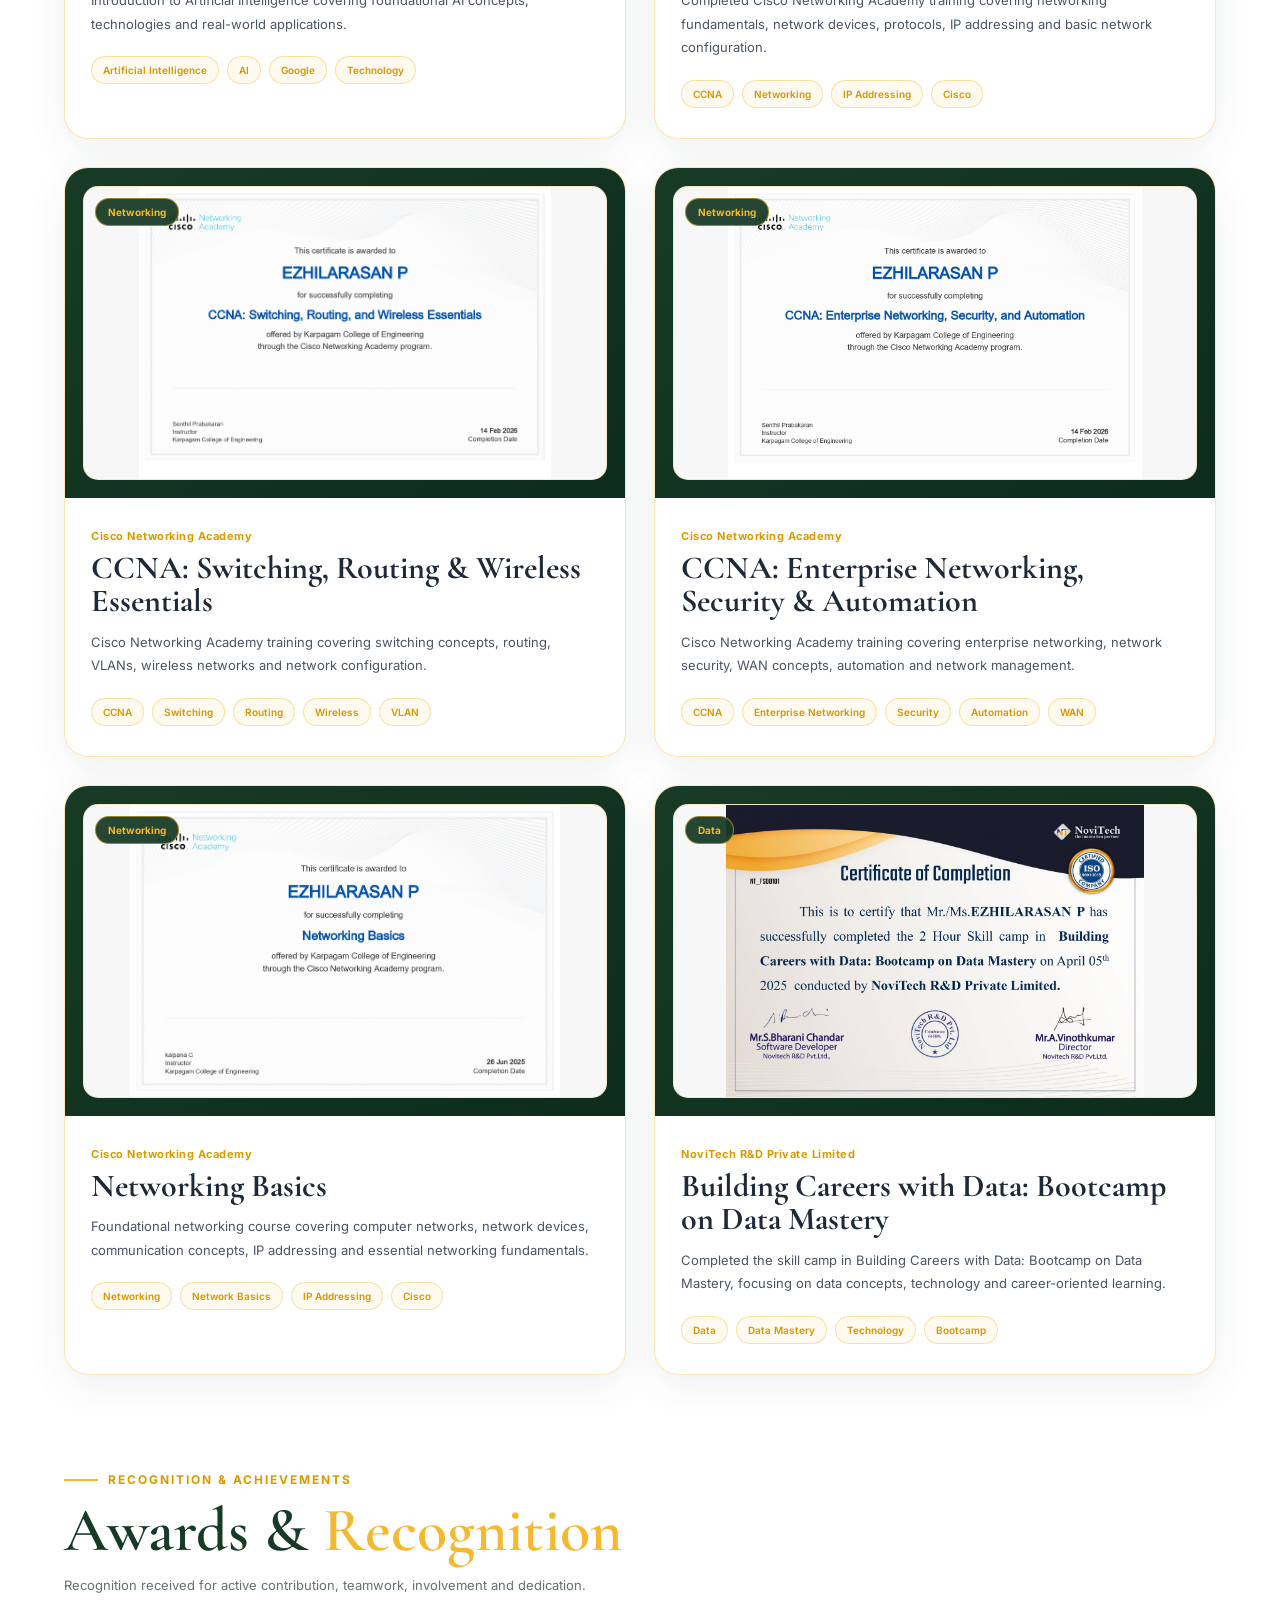
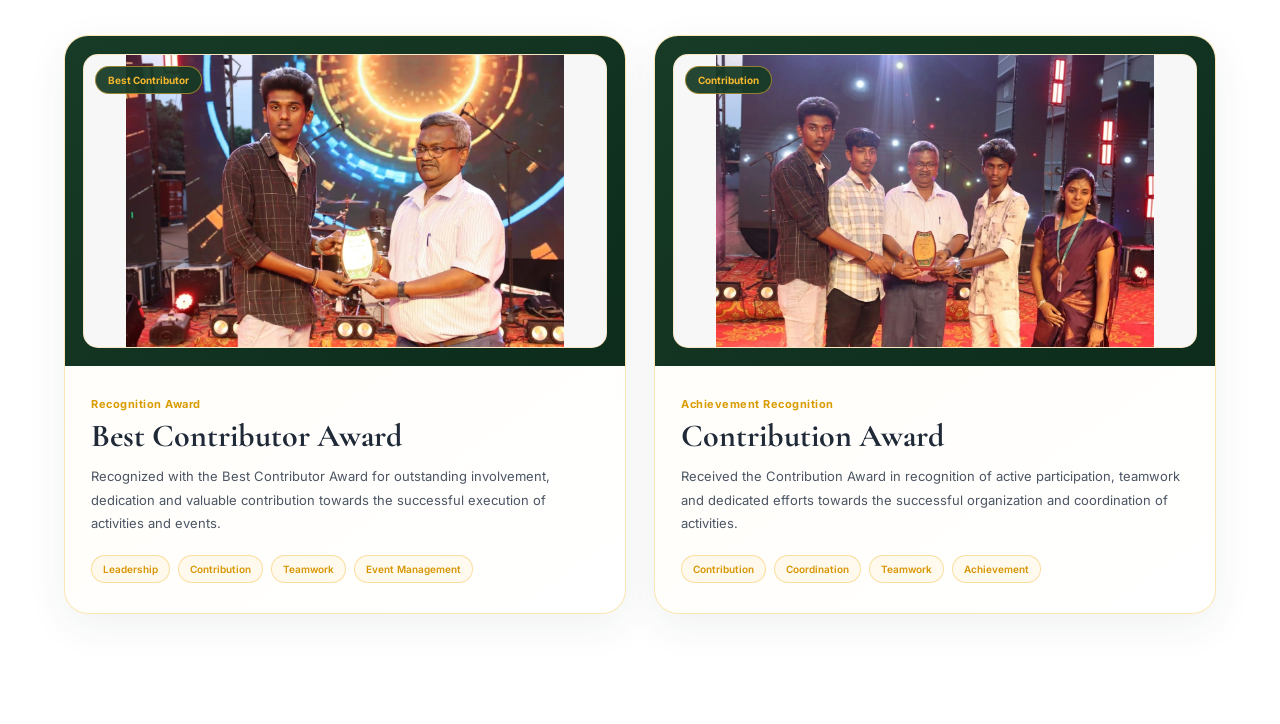
<file: certificates.html>
<!DOCTYPE html>
<html lang="en">

<head>

<meta charset="UTF-8">
<meta name="viewport" content="width=device-width, initial-scale=1.0">

<title>Certifications & Awards | Ezhilarasan P</title>

<link rel="preconnect" href="https://fonts.googleapis.com">
<link rel="preconnect" href="https://fonts.gstatic.com" crossorigin>

<link
href="https://fonts.googleapis.com/css2?family=Cormorant+Garamond:wght@500;600;700&family=Inter:wght@400;500;600;700&display=swap"
rel="stylesheet">

<link
rel="stylesheet"
href="https://cdnjs.cloudflare.com/ajax/libs/font-awesome/6.5.2/css/all.min.css">

<link rel="stylesheet" href="./style.css">
<link rel="stylesheet" href="./vyntra-assistant.css">


<style>

/* =====================================================
   PAGE
===================================================== */

.cert-page {

    width:100%;
    min-height:calc(100vh - 88px);

    padding:
        70px 5%
        110px;

    background:#ffffff;

}


/* =====================================================
   HEADER
===================================================== */

.cert-header {

    width:100%;
    max-width:1250px;

    margin:
        0 auto 55px;

}


.cert-eyebrow {

    display:inline-flex;

    align-items:center;

    gap:10px;

    margin-bottom:15px;

    color:#d99b00;

    font-size:12px;

    font-weight:700;

    letter-spacing:2px;

    text-transform:uppercase;

}


.cert-eyebrow::before {

    content:"";

    width:34px;

    height:2px;

    background:#f5b82e;

}


.cert-header h1 {

    margin:
        0 0 16px;

    font-family:
        "Cormorant Garamond",
        serif;

    font-size:
        clamp(55px,7vw,88px);

    line-height:.92;

    font-weight:600;

    letter-spacing:-1px;

    color:#173b26;

}


.cert-header h1 em {

    color:#f5b82e;

    font-style:normal;

}


.cert-header > p {

    max-width:800px;

    margin:
        0 0 38px;

    color:#5f7065;

    font-size:14px;

    line-height:1.8;

}


/* =====================================================
   STATS
===================================================== */

.cert-stats {

    display:grid;

    grid-template-columns:
        repeat(3,minmax(0,1fr));

    gap:16px;

    max-width:850px;

}


.cert-stat {

    min-height:105px;

    padding:20px;

    display:flex;

    flex-direction:column;

    justify-content:center;

    border-radius:18px;

    background:#fffdf8;

    border:
        1px solid
        rgba(245,184,46,.40);

    box-shadow:
        0 10px 30px
        rgba(23,59,38,.045);

    transition:
        transform .3s ease,
        box-shadow .3s ease;

}


.cert-stat:hover {

    transform:translateY(-5px);

    box-shadow:
        0 18px 40px
        rgba(23,59,38,.09);

}


.cert-stat strong {

    color:#d99b00;

    font-family:
        "Cormorant Garamond",
        serif;

    font-size:36px;

    line-height:1;

}


.cert-stat span {

    margin-top:7px;

    color:#637269;

    font-size:11px;

    line-height:1.4;

}


/* =====================================================
   CERTIFICATE GRID
===================================================== */

.certificate-list {

    width:100%;

    max-width:1250px;

    margin:0 auto;

    display:grid;

    grid-template-columns:
        repeat(2,minmax(0,1fr));

    gap:28px;

}


/* =====================================================
   CARD
===================================================== */

.certificate-card {

    min-width:0;

    overflow:hidden;

    border-radius:24px;

    background:#ffffff;

    border:
        1px solid
        rgba(245,184,46,.35);

    box-shadow:
        0 12px 40px
        rgba(23,59,38,.07);

    transition:
        transform .35s ease,
        border-color .35s ease,
        box-shadow .35s ease;

}


.certificate-card:hover {

    transform:
        translateY(-8px);

    border-color:
        rgba(245,184,46,.75);

    box-shadow:
        0 25px 60px
        rgba(23,59,38,.13);

}


/* =====================================================
   CERTIFICATE IMAGE
===================================================== */

.certificate-image {

    height:330px;

    padding:18px;

    position:relative;

    overflow:hidden;

    background:
        linear-gradient(
            145deg,
            #173b26,
            #0d2c1c
        );

}


.certificate-image img {

    width:100%;

    height:100%;

    display:block;

    object-fit:contain;

    object-position:center;

    border-radius:15px;

    background:#f7f7f7;

    border:
        1px solid
        rgba(245,184,46,.25);

    transition:
        transform .5s ease;

}


.certificate-card:hover
.certificate-image img {

    transform:
        scale(1.035);

}


/* =====================================================
   BADGE
===================================================== */

.certificate-badge {

    position:absolute;

    top:30px;

    left:30px;

    z-index:5;

    display:inline-flex;

    align-items:center;

    padding:
        7px 12px;

    border-radius:20px;

    background:
        rgba(23,59,38,.94);

    border:
        1px solid
        rgba(245,184,46,.55);

    color:#f5b82e;

    font-size:10px;

    font-weight:700;

    max-width:
        calc(100% - 60px);

}


/* =====================================================
   CONTENT
===================================================== */

.certificate-content {

    padding:
        26px 26px 30px;

}


.provider {

    display:inline-block;

    margin-bottom:8px;

    color:#d99b00;

    font-size:11px;

    font-weight:700;

    letter-spacing:.5px;

}


.certificate-content h2 {

    margin:
        0 0 13px;

    font-family:
        "Cormorant Garamond",
        serif;

    font-size:32px;

    line-height:1.05;

    font-weight:700;

    color:#173b26;

}


.certificate-content p {

    margin:
        0 0 20px;

    color:#64746a;

    font-size:13px;

    line-height:1.8;

}


/* =====================================================
   TAGS
===================================================== */

.certificate-tags {

    display:flex;

    flex-wrap:wrap;

    gap:8px;

}


.certificate-tags span {

    display:inline-flex;

    align-items:center;

    padding:
        7px 11px;

    border-radius:18px;

    border:
        1px solid
        rgba(245,184,46,.42);

    background:
        rgba(245,184,46,.07);

    color:#d79500;

    font-size:10px;

    font-weight:600;

}


/* =====================================================
   AWARDS
===================================================== */

.awards-header {

    width:100%;

    max-width:1250px;

    margin:
        90px auto 38px;

}


.awards-header h2 {

    margin:
        0 0 13px;

    font-family:
        "Cormorant Garamond",
        serif;

    font-size:
        clamp(45px,5vw,62px);

    line-height:.95;

    font-weight:600;

    color:#173b26;

}


.awards-header h2 em {

    color:#f5b82e;

    font-style:normal;

}


.awards-header p {

    max-width:720px;

    margin:0;

    color:#64746a;

    font-size:13px;

    line-height:1.75;

}


.award-card {

    background:
        linear-gradient(
            145deg,
            #fffdf7,
            #ffffff
        );

}


/* =====================================================
   NAVBAR WHITE THEME
===================================================== */

.navbar {

    background:#ffffff !important;

    border-bottom:
        1px solid
        rgba(23,59,38,.08);

}


.navbar .logo {

    color:#173b26 !important;

}


.nav-links a {

    color:#173b26 !important;

}


.nav-links a:hover,
.nav-links a.active {

    color:#d99b00 !important;

}


.contact-btn {

    background:#f5b82e !important;

    color:#173b26 !important;

}


.menu-btn {

    color:#d99b00 !important;

    border-color:
        rgba(245,184,46,.40) !important;

}


/* =====================================================
   REVEAL ANIMATION
===================================================== */

.reveal {

    opacity:0;

    transform:
        translateY(45px);

    transition:
        opacity .75s ease,
        transform .75s ease;

}


.reveal.show {

    opacity:1;

    transform:
        translateY(0);

}


/* =====================================================
   TABLET
===================================================== */

@media(max-width:1000px) {

    .cert-page {

        padding:
            60px 4%
            90px;

    }


    .certificate-list {

        grid-template-columns:1fr;

        max-width:820px;

    }


    .cert-header {

        max-width:820px;

    }


    .awards-header {

        max-width:820px;

    }


    .certificate-image {

        height:400px;

    }

}


/* =====================================================
   MOBILE
===================================================== */

@media(max-width:700px) {

    .cert-page {

        padding:
            45px 18px
            75px;

    }


    .cert-header {

        margin-bottom:40px;

    }


    .cert-header h1 {

        font-size:55px;

    }


    .cert-header > p {

        font-size:13px;

    }


    .cert-stats {

        grid-template-columns:1fr;

        gap:10px;

    }


    .cert-stat {

        min-height:82px;

    }


    .certificate-card {

        border-radius:20px;

    }


    .certificate-image {

        height:300px;

        padding:13px;

    }


    .certificate-badge {

        top:23px;

        left:23px;

    }


    .certificate-content {

        padding:
            22px 20px 25px;

    }


    .certificate-content h2 {

        font-size:28px;

    }


    .awards-header {

        margin-top:65px;

    }


    .awards-header h2 {

        font-size:43px;

    }

}


/* =====================================================
   SMALL MOBILE
===================================================== */

@media(max-width:430px) {

    .cert-page {

        padding-left:14px;

        padding-right:14px;

    }


    .cert-header h1 {

        font-size:48px;

    }


    .certificate-image {

        height:250px;

    }


    .certificate-content h2 {

        font-size:25px;

    }


    .awards-header h2 {

        font-size:38px;

    }

}

</style>

</head>


<body>


<!-- =====================================================
     NAVBAR
===================================================== -->

<header class="navbar">


    <div class="navbar-brand">


        <button
            class="menu-btn"
            id="menuBtn"
            type="button">

            <i class="fa-solid fa-bars"></i>

        </button>


        <a
            href="./index.html"
            class="logo">

            PORTFOLIO

        </a>


    </div>


    <nav>

        <ul class="nav-links">


            <li>
                <a href="./index.html">
                    Home
                </a>
            </li>


            <li>
                <a href="./about.html">
                    Resume
                </a>
            </li>


            <li>
                <a href="./projects.html">
                    Projects
                </a>
            </li>


            <li>
                <a href="./vyntra-ai.html">
                    Vyntra AI
                </a>
            </li>


            <li>
                <a
                    href="./certificates.html"
                    class="active">

                    Certifications &amp; Awards

                </a>
            </li>


            <li>
                <a href="./linkedin.html">
                    LinkedIn
                </a>
            </li>


        </ul>

    </nav>


    <a
        href="./contact.html"
        class="contact-btn">

        Contact Me

    </a>


</header>



<!-- =====================================================
     MENU OVERLAY
===================================================== -->

<div
    class="menu-overlay"
    id="menuOverlay">
</div>



<!-- =====================================================
     SIDE MENU
===================================================== -->

<aside
    class="side-menu"
    id="sideMenu">


    <button
        class="close-menu"
        id="closeMenu"
        type="button">

        <i class="fa-solid fa-xmark"></i>

    </button>


    <div class="side-menu-title">

        <span>
            EZHILARASAN'S
        </span>

        <h2>
            PORTFOLIO
        </h2>

    </div>


    <div class="side-menu-links">


        <a href="./index.html">

            <i class="fa-solid fa-house"></i>

            <span>Home</span>

        </a>


        <a href="./about.html">

            <i class="fa-solid fa-user"></i>

            <span>Resume</span>

        </a>


        <a href="./projects.html">

            <i class="fa-solid fa-diagram-project"></i>

            <span>Projects</span>

        </a>


        <a href="./vyntra-ai.html">

            <i class="fa-solid fa-robot"></i>

            <span>Vyntra AI</span>

        </a>


        <a
            href="./certificates.html"
            class="active">

            <i class="fa-solid fa-award"></i>

            <span>
                Certifications &amp; Awards
            </span>

        </a>


        <a href="./linkedin.html">

            <i class="fa-brands fa-linkedin-in"></i>

            <span>LinkedIn</span>

        </a>


        <a href="./contact.html">

            <i class="fa-solid fa-envelope"></i>

            <span>Contact Me</span>

        </a>


    </div>

</aside>



<!-- =====================================================
     CERTIFICATIONS PAGE
===================================================== -->

<main class="cert-page">


    <!-- =================================================
         HEADER
    ================================================== -->

    <section class="cert-header reveal">


        <div class="cert-eyebrow">

            My Credentials &amp; Achievements

        </div>


        <h1>

            Certifications

            <em>
                &amp; Awards
            </em>

        </h1>


        <p>

            Professional certifications, technical learning
            achievements and recognitions that reflect my
            continuous growth in Cloud Computing, Networking,
            DevOps, Artificial Intelligence and IT Infrastructure.

        </p>


        <div class="cert-stats">


            <div class="cert-stat">

                <strong>8+</strong>

                <span>
                    Certifications &amp; Technical Courses
                </span>

            </div>


            <div class="cert-stat">

                <strong>4</strong>

                <span>
                    Networking Courses
                </span>

            </div>


            <div class="cert-stat">

                <strong>2</strong>

                <span>
                    Awards &amp; Recognition
                </span>

            </div>


        </div>


    </section>



    <!-- =================================================
         CERTIFICATES
    ================================================== -->

    <section class="certificate-list">


        <!-- 01 -->

        <article class="certificate-card reveal">

            <div class="certificate-image">

                <span class="certificate-badge">
                    Cloud
                </span>

                <img
                    src="./azure-certificate.png"
                    alt="Microsoft Azure Fundamentals Certificate">

            </div>


            <div class="certificate-content">

                <span class="provider">
                    Microsoft
                </span>

                <h2>
                    Microsoft Azure Fundamentals
                </h2>

                <p>
                    Microsoft Certified: Azure Fundamentals
                    demonstrating foundational knowledge of
                    cloud concepts, Azure services, security,
                    governance and pricing.
                </p>

                <div class="certificate-tags">

                    <span>Azure</span>
                    <span>Cloud</span>
                    <span>AZ-900</span>
                    <span>Microsoft</span>

                </div>

            </div>

        </article>



        <!-- 02 -->

        <article class="certificate-card reveal">

            <div class="certificate-image">

                <span class="certificate-badge">
                    DevOps
                </span>

                <img
                    src="./oracle-certificate.png"
                    alt="Oracle Cloud Infrastructure DevOps Professional Certificate">

            </div>


            <div class="certificate-content">

                <span class="provider">
                    Oracle
                </span>

                <h2>
                    Oracle Cloud Infrastructure DevOps Professional
                </h2>

                <p>
                    Professional certification covering
                    Oracle Cloud Infrastructure and DevOps
                    concepts, practices, cloud services
                    and automation.
                </p>

                <div class="certificate-tags">

                    <span>OCI</span>
                    <span>DevOps</span>
                    <span>Cloud</span>
                    <span>Oracle</span>

                </div>

            </div>

        </article>



        <!-- 03 -->

        <article class="certificate-card reveal">

            <div class="certificate-image">

                <span class="certificate-badge">
                    Artificial Intelligence
                </span>

                <img
                    src="./google-ai-certificate.png"
                    alt="Google Introduction to AI Certificate">

            </div>


            <div class="certificate-content">

                <span class="provider">
                    Google / Coursera
                </span>

                <h2>
                    Introduction to AI
                </h2>

                <p>
                    Introduction to Artificial Intelligence
                    covering foundational AI concepts,
                    technologies and real-world applications.
                </p>

                <div class="certificate-tags">

                    <span>Artificial Intelligence</span>
                    <span>AI</span>
                    <span>Google</span>
                    <span>Technology</span>

                </div>

            </div>

        </article>



        <!-- 04 -->

        <article class="certificate-card reveal">

            <div class="certificate-image">

                <span class="certificate-badge">
                    Networking
                </span>

                <img
                    src="./ccna-introduction.png"
                    alt="CCNA Introduction to Networks Certificate">

            </div>


            <div class="certificate-content">

                <span class="provider">
                    Cisco Networking Academy
                </span>

                <h2>
                    CCNA: Introduction to Networks
                </h2>

                <p>
                    Completed Cisco Networking Academy
                    training covering networking fundamentals,
                    network devices, protocols, IP addressing
                    and basic network configuration.
                </p>

                <div class="certificate-tags">

                    <span>CCNA</span>
                    <span>Networking</span>
                    <span>IP Addressing</span>
                    <span>Cisco</span>

                </div>

            </div>

        </article>



        <!-- 05 -->

        <article class="certificate-card reveal">

            <div class="certificate-image">

                <span class="certificate-badge">
                    Networking
                </span>

                <img
                    src="./ccna-switching-routing.png"
                    alt="CCNA Switching Routing and Wireless Essentials Certificate">

            </div>


            <div class="certificate-content">

                <span class="provider">
                    Cisco Networking Academy
                </span>

                <h2>
                    CCNA: Switching, Routing &amp; Wireless Essentials
                </h2>

                <p>
                    Cisco Networking Academy training covering
                    switching concepts, routing, VLANs, wireless
                    networks and network configuration.
                </p>

                <div class="certificate-tags">

                    <span>CCNA</span>
                    <span>Switching</span>
                    <span>Routing</span>
                    <span>Wireless</span>
                    <span>VLAN</span>

                </div>

            </div>

        </article>



        <!-- 06 -->

        <article class="certificate-card reveal">

            <div class="certificate-image">

                <span class="certificate-badge">
                    Networking
                </span>

                <img
                    src="./ccna-enterprise.png"
                    alt="CCNA Enterprise Networking Security and Automation Certificate">

            </div>


            <div class="certificate-content">

                <span class="provider">
                    Cisco Networking Academy
                </span>

                <h2>
                    CCNA: Enterprise Networking, Security &amp; Automation
                </h2>

                <p>
                    Cisco Networking Academy training covering
                    enterprise networking, network security,
                    WAN concepts, automation and network management.
                </p>

                <div class="certificate-tags">

                    <span>CCNA</span>
                    <span>Enterprise Networking</span>
                    <span>Security</span>
                    <span>Automation</span>
                    <span>WAN</span>

                </div>

            </div>

        </article>



        <!-- 07 -->

        <article class="certificate-card reveal">

            <div class="certificate-image">

                <span class="certificate-badge">
                    Networking
                </span>

                <img
                    src="./networking-basics.png"
                    alt="Networking Basics Certificate">

            </div>


            <div class="certificate-content">

                <span class="provider">
                    Cisco Networking Academy
                </span>

                <h2>
                    Networking Basics
                </h2>

                <p>
                    Foundational networking course covering
                    computer networks, network devices,
                    communication concepts, IP addressing
                    and essential networking fundamentals.
                </p>

                <div class="certificate-tags">

                    <span>Networking</span>
                    <span>Network Basics</span>
                    <span>IP Addressing</span>
                    <span>Cisco</span>

                </div>

            </div>

        </article>



        <!-- 08 -->

        <article class="certificate-card reveal">

            <div class="certificate-image">

                <span class="certificate-badge">
                    Data
                </span>

                <img
                    src="./novitech-data-mastery.png"
                    alt="NoviTech Data Mastery Certificate">

            </div>


            <div class="certificate-content">

                <span class="provider">
                    NoviTech R&amp;D Private Limited
                </span>

                <h2>
                    Building Careers with Data: Bootcamp on Data Mastery
                </h2>

                <p>
                    Completed the skill camp in Building Careers
                    with Data: Bootcamp on Data Mastery, focusing
                    on data concepts, technology and
                    career-oriented learning.
                </p>

                <div class="certificate-tags">

                    <span>Data</span>
                    <span>Data Mastery</span>
                    <span>Technology</span>
                    <span>Bootcamp</span>

                </div>

            </div>

        </article>


    </section>



    <!-- =================================================
         AWARDS HEADER
    ================================================== -->

    <section class="awards-header reveal">


        <div class="cert-eyebrow">

            Recognition &amp; Achievements

        </div>


        <h2>

            Awards &amp;

            <em>
                Recognition
            </em>

        </h2>


        <p>

            Recognition received for active contribution,
            teamwork, involvement and dedication.

        </p>


    </section>



    <!-- =================================================
         AWARDS
    ================================================== -->

    <section class="certificate-list">


        <!-- 09 -->

        <article class="certificate-card award-card reveal">

            <div class="certificate-image">

                <span class="certificate-badge">
                    Best Contributor
                </span>

                <img
                    src="./best-contributor-award.png"
                    alt="Best Contributor Award">

            </div>


            <div class="certificate-content">

                <span class="provider">
                    Recognition Award
                </span>

                <h2>
                    Best Contributor Award
                </h2>

                <p>
                    Recognized with the Best Contributor Award
                    for outstanding involvement, dedication
                    and valuable contribution towards the
                    successful execution of activities
                    and events.
                </p>

                <div class="certificate-tags">

                    <span>Leadership</span>
                    <span>Contribution</span>
                    <span>Teamwork</span>
                    <span>Event Management</span>

                </div>

            </div>

        </article>



        <!-- 10 -->

        <article class="certificate-card award-card reveal">

            <div class="certificate-image">

                <span class="certificate-badge">
                    Contribution
                </span>

                <img
                    src="./contribution-award.png"
                    alt="Contribution Award">

            </div>


            <div class="certificate-content">

                <span class="provider">
                    Achievement Recognition
                </span>

                <h2>
                    Contribution Award
                </h2>

                <p>
                    Received the Contribution Award in
                    recognition of active participation,
                    teamwork and dedicated efforts towards
                    the successful organization and
                    coordination of activities.
                </p>

                <div class="certificate-tags">

                    <span>Contribution</span>
                    <span>Coordination</span>
                    <span>Teamwork</span>
                    <span>Achievement</span>

                </div>

            </div>

        </article>


    </section>


</main>



<!-- =====================================================
     JAVASCRIPT
===================================================== -->

<script>

document.addEventListener(
    "DOMContentLoaded",
    function() {


        /* MENU */

        const menuBtn =
            document.getElementById("menuBtn");

        const sideMenu =
            document.getElementById("sideMenu");

        const closeMenu =
            document.getElementById("closeMenu");

        const menuOverlay =
            document.getElementById("menuOverlay");


        function openMenu() {

            if(sideMenu)
                sideMenu.classList.add("open");

            if(menuOverlay)
                menuOverlay.classList.add("show");

            document.body.classList.add(
                "menu-open"
            );

        }


        function hideMenu() {

            if(sideMenu)
                sideMenu.classList.remove("open");

            if(menuOverlay)
                menuOverlay.classList.remove("show");

            document.body.classList.remove(
                "menu-open"
            );

        }


        if(menuBtn) {

            menuBtn.addEventListener(
                "click",
                openMenu
            );

        }


        if(closeMenu) {

            closeMenu.addEventListener(
                "click",
                hideMenu
            );

        }


        if(menuOverlay) {

            menuOverlay.addEventListener(
                "click",
                hideMenu
            );

        }


        document
        .querySelectorAll(
            ".side-menu-links a"
        )
        .forEach(
            function(link) {

                link.addEventListener(
                    "click",
                    hideMenu
                );

            }
        );


        document.addEventListener(
            "keydown",
            function(event) {

                if(event.key === "Escape") {

                    hideMenu();

                }

            }
        );


        /* =================================================
           SCROLL REVEAL
        ================================================= */

        const revealElements =
            document.querySelectorAll(
                ".reveal"
            );


        if(
            "IntersectionObserver"
            in window
        ) {

            const observer =
                new IntersectionObserver(
                    function(entries) {

                        entries.forEach(
                            function(entry) {

                                if(
                                    entry.isIntersecting
                                ) {

                                    entry.target
                                        .classList
                                        .add("show");

                                }

                            }
                        );

                    },
                    {
                        threshold:0.12,

                        rootMargin:
                            "0px 0px -60px 0px"
                    }
                );


            revealElements.forEach(
                function(element) {

                    observer.observe(element);

                }
            );

        }

        else {

            revealElements.forEach(
                function(element) {

                    element.classList.add(
                        "show"
                    );

                }
            );

        }

    }

);

</script>

<script src="./vyntra-assistant.js"></script>
</body>
</html>
</file>
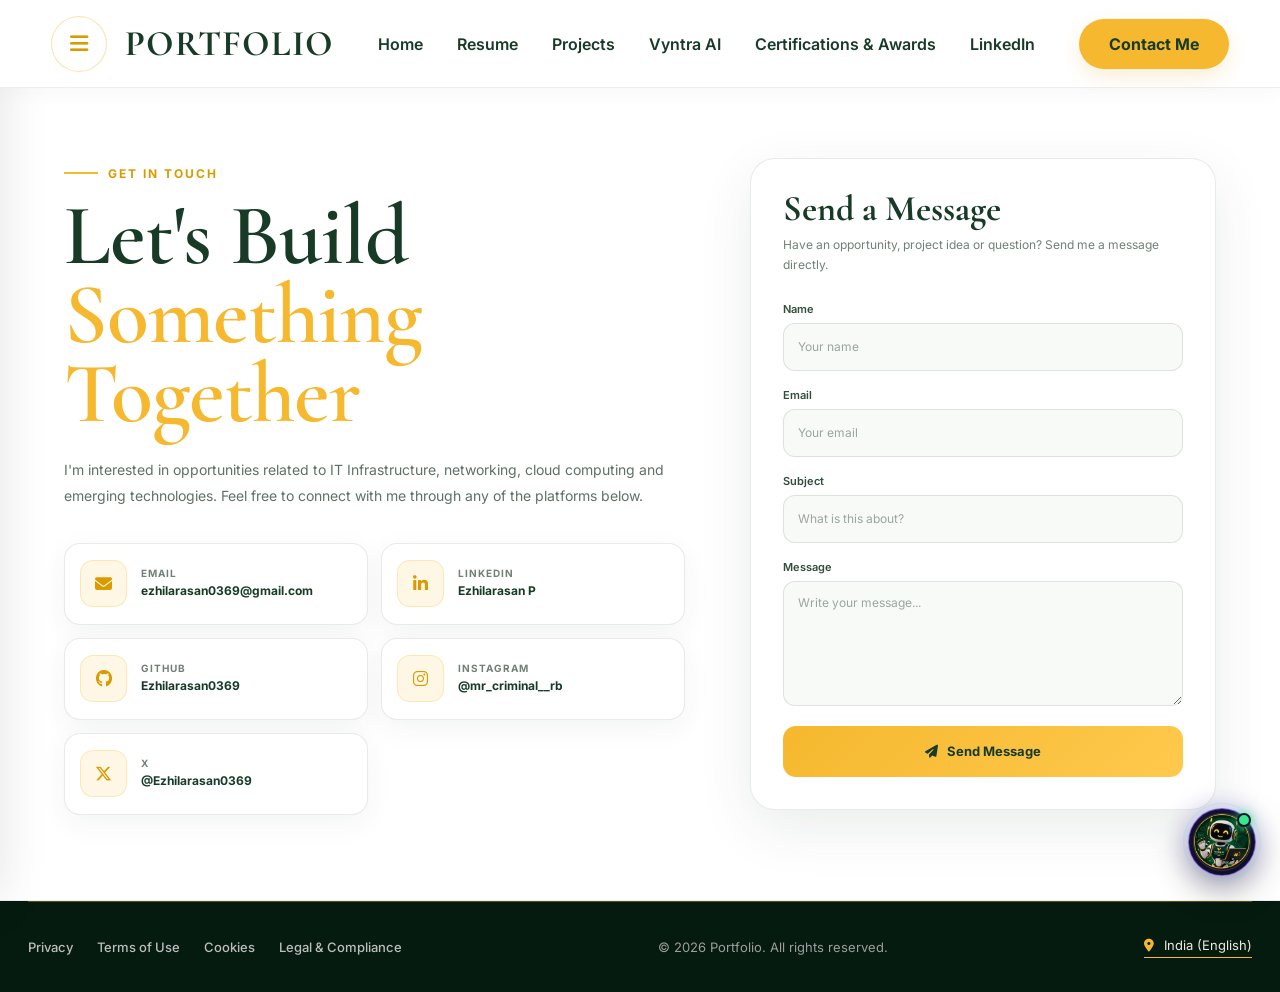
<file: contact.html>
<!DOCTYPE html>
<html lang="en">

<head>

<meta charset="UTF-8">
<meta name="viewport" content="width=device-width, initial-scale=1.0">

<title>Contact | Ezhilarasan P</title>

<link rel="preconnect" href="https://fonts.googleapis.com">
<link rel="preconnect" href="https://fonts.gstatic.com" crossorigin>

<link
href="https://fonts.googleapis.com/css2?family=Cormorant+Garamond:wght@500;600;700&family=Inter:wght@400;500;600;700&display=swap"
rel="stylesheet">

<link
rel="stylesheet"
href="https://cdnjs.cloudflare.com/ajax/libs/font-awesome/6.5.2/css/all.min.css">

<link rel="stylesheet" href="./style.css">
<link rel="stylesheet" href="./vyntra-assistant.css">


<style>

/* =====================================================
   CONTACT PAGE
===================================================== */

.contact-page-new {

    width:100%;

    min-height:
        calc(100vh - 88px);

    padding:
        70px 5%
        80px;

    display:grid;

    grid-template-columns:
        minmax(0,1fr)
        minmax(380px,.75fr);

    gap:65px;

    align-items:start;

    background:#ffffff;

}


/* =====================================================
   CONTACT INFO
===================================================== */

.contact-info-new {

    width:100%;

    max-width:720px;

    justify-self:center;

}


.contact-eyebrow {

    display:inline-flex;

    align-items:center;

    gap:10px;

    margin-bottom:16px;

    color:#d99b00;

    font-size:12px;

    font-weight:700;

    letter-spacing:2px;

    text-transform:uppercase;

}


.contact-eyebrow::before {

    content:"";

    width:34px;

    height:2px;

    background:#f5b82e;

}


.contact-info-new h1 {

    margin:
        0 0 23px;

    font-family:
        "Cormorant Garamond",
        serif;

    font-size:
        clamp(55px,7vw,86px);

    line-height:.92;

    font-weight:600;

    letter-spacing:-1px;

    color:#173b26;

}


.contact-info-new h1 span {

    display:block;

    color:#f5b82e;

}


.contact-intro-new {

    max-width:650px;

    margin:
        0 0 34px;

    color:#5f7065;

    font-size:14px;

    line-height:1.85;

}


/* =====================================================
   CONTACT CARDS
===================================================== */

.contact-cards-new {

    display:grid;

    grid-template-columns:
        repeat(2,minmax(0,1fr));

    gap:13px;

    max-width:700px;

}


.contact-card-new {

    min-width:0;

    min-height:82px;

    display:flex;

    align-items:center;

    gap:14px;

    padding:15px;

    border-radius:16px;

    background:#ffffff;

    border:
        1px solid
        rgba(23,59,38,.10);

    box-shadow:
        0 8px 28px
        rgba(23,59,38,.055);

    text-decoration:none;

    transition:
        transform .3s ease,
        border-color .3s ease,
        box-shadow .3s ease;

}


.contact-card-new:hover {

    transform:
        translateY(-5px);

    border-color:
        rgba(245,184,46,.65);

    box-shadow:
        0 15px 35px
        rgba(23,59,38,.10);

}


.contact-icon-new {

    width:47px;

    height:47px;

    flex-shrink:0;

    display:flex;

    align-items:center;

    justify-content:center;

    border-radius:13px;

    background:
        rgba(245,184,46,.12);

    border:
        1px solid
        rgba(245,184,46,.25);

    color:#d99b00;

    font-size:17px;

}


.contact-card-text {

    min-width:0;

    display:flex;

    flex-direction:column;

    gap:4px;

}


.contact-card-text span {

    color:#718077;

    font-size:10px;

    font-weight:700;

    text-transform:uppercase;

    letter-spacing:1px;

}


.contact-card-text strong {

    color:#173b26;

    font-size:12px;

    line-height:1.4;

    overflow:hidden;

    text-overflow:ellipsis;

    white-space:nowrap;

}


/* =====================================================
   FORM BOX
===================================================== */

.contact-form-box-new {

    width:100%;

    max-width:480px;

    justify-self:center;

    padding:32px;

    border-radius:25px;

    background:#ffffff;

    border:
        1px solid
        rgba(23,59,38,.10);

    box-shadow:
        0 18px 55px
        rgba(23,59,38,.09);

}


.form-title {

    margin:
        0 0 8px;

    font-family:
        "Cormorant Garamond",
        serif;

    color:#173b26;

    font-size:36px;

    line-height:1;

}


.form-subtitle {

    margin:
        0 0 26px;

    color:#718077;

    font-size:12px;

    line-height:1.7;

}


/* =====================================================
   FORM
===================================================== */

.contact-form-new {

    display:flex;

    flex-direction:column;

    gap:17px;

}


.form-group-new {

    display:flex;

    flex-direction:column;

    gap:7px;

}


.form-group-new label {

    color:#314d3b;

    font-size:11px;

    font-weight:600;

}


.form-group-new input,
.form-group-new textarea {

    width:100%;

    box-sizing:border-box;

    border:
        1px solid
        rgba(23,59,38,.12);

    outline:none;

    border-radius:12px;

    background:#f8faf8;

    color:#173b26;

    font-family:"Inter",sans-serif;

    font-size:12px;

    transition:
        border-color .25s ease,
        box-shadow .25s ease,
        background .25s ease;

}


.form-group-new input {

    height:48px;

    padding:
        0 14px;

}


.form-group-new textarea {

    min-height:125px;

    padding:
        13px 14px;

    resize:vertical;

}


.form-group-new input::placeholder,
.form-group-new textarea::placeholder {

    color:#9aa69f;

}


.form-group-new input:focus,
.form-group-new textarea:focus {

    border-color:
        rgba(245,184,46,.75);

    background:#ffffff;

    box-shadow:
        0 0 0 3px
        rgba(245,184,46,.10);

}


/* =====================================================
   SEND BUTTON
===================================================== */

.send-btn-new {

    width:100%;

    height:51px;

    margin-top:3px;

    display:flex;

    align-items:center;

    justify-content:center;

    gap:9px;

    border:none;

    border-radius:13px;

    background:
        linear-gradient(
            135deg,
            #f5b82e,
            #ffc94d
        );

    color:#173b26;

    font-size:13px;

    font-weight:700;

    cursor:pointer;

    transition:
        transform .3s ease,
        box-shadow .3s ease;

}


.send-btn-new:hover {

    transform:
        translateY(-3px);

    box-shadow:
        0 14px 30px
        rgba(245,184,46,.25);

}


/* =====================================================
   NAVBAR WHITE THEME
===================================================== */

.navbar {

    background:#ffffff !important;

    border-bottom:
        1px solid
        rgba(23,59,38,.08);

}


.navbar .logo {

    color:#173b26 !important;

}


.nav-links a {

    color:#173b26 !important;

}


.nav-links a:hover,
.nav-links a.active {

    color:#d99b00 !important;

}


.contact-btn {

    background:#f5b82e !important;

    color:#173b26 !important;

}


.menu-btn {

    color:#d99b00 !important;

    border-color:
        rgba(245,184,46,.40) !important;

}


/* =====================================================
   FOOTER
===================================================== */

.site-footer {

    width:100%;

    background:#061b10;

    color:#eee9df;

    margin-top:0;

    padding:
        0 28px;

    box-sizing:border-box;

}


.footer-top-line {

    width:100%;

    height:1px;

    background:
        rgba(245,184,46,.35);

}


.footer-content {

    min-height:90px;

    display:flex;

    align-items:center;

    justify-content:space-between;

    gap:30px;

    max-width:1500px;

    margin:0 auto;

}


.footer-links {

    display:flex;

    align-items:center;

    gap:24px;

    flex-wrap:wrap;

}


.footer-links a {

    color:#bdbdbd;

    text-decoration:none;

    font-size:13px;

    font-weight:500;

    transition:
        color .25s ease;

}


.footer-links a:hover {

    color:#f5b82e;

}


.footer-copy {

    color:#9d9d9d;

    font-size:13px;

    text-align:center;

    white-space:nowrap;

}


.footer-location {

    color:#eee9df;

    font-size:13px;

    white-space:nowrap;

    border-bottom:
        1px solid
        #f5b82e;

    padding-bottom:4px;

}


.footer-location i {

    color:#f5b82e;

    margin-right:6px;

}


/* =====================================================
   SCROLL REVEAL
===================================================== */

.reveal {

    opacity:0;

    transform:
        translateY(45px);

    transition:
        opacity .75s ease,
        transform .75s ease;

}


.reveal.show {

    opacity:1;

    transform:
        translateY(0);

}


/* =====================================================
   TABLET
===================================================== */

@media(max-width:1000px) {

    .contact-page-new {

        grid-template-columns:1fr;

        gap:45px;

        max-width:850px;

        margin:0 auto;

    }


    .contact-info-new,
    .contact-form-box-new {

        max-width:800px;

        width:100%;

    }


    .contact-cards-new {

        max-width:800px;

    }


    .footer-content {

        flex-direction:column;

        justify-content:center;

        padding:30px 0;

        text-align:center;

    }


    .footer-links {

        justify-content:center;

        gap:16px 24px;

    }


    .footer-copy {

        white-space:normal;

    }

}


/* =====================================================
   MOBILE
===================================================== */

@media(max-width:700px) {

    .contact-page-new {

        padding:
            48px 18px
            70px;

        gap:36px;

    }


    .contact-info-new h1 {

        font-size:55px;

    }


    .contact-intro-new {

        font-size:13px;

    }


    .contact-cards-new {

        grid-template-columns:1fr;

    }


    .contact-form-box-new {

        padding:24px;

        border-radius:21px;

    }


    .form-title {

        font-size:32px;

    }


    .footer-links {

        gap:13px 18px;

    }


    .footer-links a,
    .footer-copy,
    .footer-location {

        font-size:12px;

    }

}


/* =====================================================
   SMALL MOBILE
===================================================== */

@media(max-width:430px) {

    .contact-page-new {

        padding-left:14px;

        padding-right:14px;

    }


    .contact-info-new h1 {

        font-size:48px;

    }


    .contact-card-new {

        min-height:76px;

    }


    .contact-form-box-new {

        padding:20px;

    }

}

</style>

</head>


<body>


<!-- =====================================================
     NAVBAR
===================================================== -->

<header class="navbar">


    <div class="navbar-brand">


        <button
            class="menu-btn"
            id="menuBtn"
            type="button"
            aria-label="Open navigation menu">

            <i class="fa-solid fa-bars"></i>

        </button>


        <a
            href="./index.html"
            class="logo">

            PORTFOLIO

        </a>


    </div>


    <nav>

        <ul class="nav-links">


            <li>
                <a href="./index.html">
                    Home
                </a>
            </li>


            <li>
                <a href="./about.html">
                    Resume
                </a>
            </li>


            <li>
                <a href="./projects.html">
                    Projects
                </a>
            </li>


            <li>
                <a href="./vyntra-ai.html">
                    Vyntra AI
                </a>
            </li>


            <li>
                <a href="./certificates.html">
                    Certifications &amp; Awards
                </a>
            </li>


            <li>
                <a href="./linkedin.html">
                    LinkedIn
                </a>
            </li>


        </ul>

    </nav>


    <a
        href="./contact.html"
        class="contact-btn active-contact">

        Contact Me

    </a>


</header>



<!-- =====================================================
     MENU OVERLAY
===================================================== -->

<div
    class="menu-overlay"
    id="menuOverlay">
</div>



<!-- =====================================================
     SIDE MENU
===================================================== -->

<aside
    class="side-menu"
    id="sideMenu">


    <button
        class="close-menu"
        id="closeMenu"
        type="button"
        aria-label="Close navigation menu">

        <i class="fa-solid fa-xmark"></i>

    </button>


    <div class="side-menu-title">

        <span>
            EZHILARASAN'S
        </span>

        <h2>
            PORTFOLIO
        </h2>

    </div>


    <div class="side-menu-links">


        <a href="./index.html">

            <i class="fa-solid fa-house"></i>

            <span>
                Home
            </span>

        </a>


        <a href="./about.html">

            <i class="fa-solid fa-user"></i>

            <span>
                Resume
            </span>

        </a>


        <a href="./projects.html">

            <i class="fa-solid fa-diagram-project"></i>

            <span>
                Projects
            </span>

        </a>


        <a href="./vyntra-ai.html">

            <i class="fa-solid fa-robot"></i>

            <span>
                Vyntra AI
            </span>

        </a>


        <a href="./certificates.html">

            <i class="fa-solid fa-certificate"></i>

            <span>
                Certifications &amp; Awards
            </span>

        </a>


        <a href="./linkedin.html">

            <i class="fa-brands fa-linkedin-in"></i>

            <span>
                LinkedIn
            </span>

        </a>


        <a
            href="./contact.html"
            class="active">

            <i class="fa-solid fa-envelope"></i>

            <span>
                Contact Me
            </span>

        </a>


    </div>

</aside>



<!-- =====================================================
     CONTACT PAGE
===================================================== -->

<main class="contact-page-new">


    <!-- =================================================
         CONTACT INFORMATION
    ================================================== -->

    <section class="contact-info-new reveal">


        <div class="contact-eyebrow">

            Get In Touch

        </div>


        <h1>

            Let's Build

            <span>
                Something Together
            </span>

        </h1>


        <p class="contact-intro-new">

            I'm interested in opportunities related to
            IT Infrastructure, networking, cloud computing
            and emerging technologies. Feel free to connect
            with me through any of the platforms below.

        </p>



        <!-- CONTACT CARDS -->

        <div class="contact-cards-new">


            <!-- EMAIL -->

            <a
                href="mailto:ezhilarasan0369@gmail.com"
                class="contact-card-new">

                <div class="contact-icon-new">

                    <i class="fa-solid fa-envelope"></i>

                </div>


                <div class="contact-card-text">

                    <span>
                        Email
                    </span>

                    <strong>
                        ezhilarasan0369@gmail.com
                    </strong>

                </div>

            </a>



            <!-- LINKEDIN -->

            <a
                href="https://www.linkedin.com/in/ezhilarasan-prabakaran-ezhil0369"
                target="_blank"
                rel="noopener noreferrer"
                class="contact-card-new">

                <div class="contact-icon-new">

                    <i class="fa-brands fa-linkedin-in"></i>

                </div>


                <div class="contact-card-text">

                    <span>
                        LinkedIn
                    </span>

                    <strong>
                        Ezhilarasan P
                    </strong>

                </div>

            </a>



            <!-- GITHUB -->

            <a
                href="https://github.com/Ezhilarasan0369"
                target="_blank"
                rel="noopener noreferrer"
                class="contact-card-new">

                <div class="contact-icon-new">

                    <i class="fa-brands fa-github"></i>

                </div>


                <div class="contact-card-text">

                    <span>
                        GitHub
                    </span>

                    <strong>
                        Ezhilarasan0369
                    </strong>

                </div>

            </a>



            <!-- INSTAGRAM -->

            <a
                href="https://www.instagram.com/mr_criminal__rb"
                target="_blank"
                rel="noopener noreferrer"
                class="contact-card-new">

                <div class="contact-icon-new">

                    <i class="fa-brands fa-instagram"></i>

                </div>


                <div class="contact-card-text">

                    <span>
                        Instagram
                    </span>

                    <strong>
                        @mr_criminal__rb
                    </strong>

                </div>

            </a>



            <!-- X -->

            <a
                href="https://x.com/Ezhilarasan0369"
                target="_blank"
                rel="noopener noreferrer"
                class="contact-card-new">

                <div class="contact-icon-new">

                    <i class="fa-brands fa-x-twitter"></i>

                </div>


                <div class="contact-card-text">

                    <span>
                        X
                    </span>

                    <strong>
                        @Ezhilarasan0369
                    </strong>

                </div>

            </a>


        </div>


    </section>



    <!-- =================================================
         CONTACT FORM
    ================================================== -->

    <section class="contact-form-box-new reveal">


        <h2 class="form-title">
            Send a Message
        </h2>


        <p class="form-subtitle">

            Have an opportunity, project idea or question?
            Send me a message directly.

        </p>


        <form
            class="contact-form-new"
            action="mailto:ezhilarasan0369@gmail.com"
            method="post"
            enctype="text/plain">


            <div class="form-group-new">

                <label for="name">
                    Name
                </label>

                <input
                    id="name"
                    type="text"
                    name="Name"
                    placeholder="Your name"
                    required>

            </div>


            <div class="form-group-new">

                <label for="email">
                    Email
                </label>

                <input
                    id="email"
                    type="email"
                    name="Email"
                    placeholder="Your email"
                    required>

            </div>


            <div class="form-group-new">

                <label for="subject">
                    Subject
                </label>

                <input
                    id="subject"
                    type="text"
                    name="Subject"
                    placeholder="What is this about?"
                    required>

            </div>


            <div class="form-group-new">

                <label for="message">
                    Message
                </label>

                <textarea
                    id="message"
                    name="Message"
                    placeholder="Write your message..."
                    required></textarea>

            </div>


            <button
                type="submit"
                class="send-btn-new">

                <i class="fa-solid fa-paper-plane"></i>

                Send Message

            </button>


        </form>


    </section>


</main>



<!-- =====================================================
     FOOTER
===================================================== -->

<footer class="site-footer">

    <div class="footer-top-line"></div>


    <div class="footer-content">


        <div class="footer-links">

            <a href="#">
                Privacy
            </a>

            <a href="#">
                Terms of Use
            </a>

            <a href="#">
                Cookies
            </a>

            <a href="#">
                Legal &amp; Compliance
            </a>

        </div>


        <div class="footer-copy">

            © 2026 Portfolio. All rights reserved.

        </div>


        <div class="footer-location">

            <i class="fa-solid fa-location-dot"></i>

            India (English)

        </div>


    </div>

</footer>



<!-- =====================================================
     JAVASCRIPT
===================================================== -->

<script>

document.addEventListener(
    "DOMContentLoaded",
    function() {


        /* MENU */

        const menuBtn =
            document.getElementById("menuBtn");

        const sideMenu =
            document.getElementById("sideMenu");

        const closeMenu =
            document.getElementById("closeMenu");

        const menuOverlay =
            document.getElementById("menuOverlay");


        function openMenu() {

            if(sideMenu)
                sideMenu.classList.add("open");

            if(menuOverlay)
                menuOverlay.classList.add("show");

            document.body.classList.add(
                "menu-open"
            );

        }


        function hideMenu() {

            if(sideMenu)
                sideMenu.classList.remove("open");

            if(menuOverlay)
                menuOverlay.classList.remove("show");

            document.body.classList.remove(
                "menu-open"
            );

        }


        if(menuBtn) {

            menuBtn.addEventListener(
                "click",
                openMenu
            );

        }


        if(closeMenu) {

            closeMenu.addEventListener(
                "click",
                hideMenu
            );

        }


        if(menuOverlay) {

            menuOverlay.addEventListener(
                "click",
                hideMenu
            );

        }


        document
            .querySelectorAll(
                ".side-menu-links a"
            )
            .forEach(
                function(link) {

                    link.addEventListener(
                        "click",
                        hideMenu
                    );

                }
            );


        document.addEventListener(
            "keydown",
            function(event) {

                if(event.key === "Escape") {

                    hideMenu();

                }

            }
        );


        /* SCROLL REVEAL */

        const revealElements =
            document.querySelectorAll(
                ".reveal"
            );


        if(
            "IntersectionObserver"
            in window
        ) {

            const observer =
                new IntersectionObserver(
                    function(entries) {

                        entries.forEach(
                            function(entry) {

                                if(
                                    entry.isIntersecting
                                ) {

                                    entry.target
                                        .classList
                                        .add("show");

                                }

                            }
                        );

                    },
                    {
                        threshold:0.12,

                        rootMargin:
                            "0px 0px -60px 0px"
                    }
                );


            revealElements.forEach(
                function(element) {

                    observer.observe(element);

                }
            );


        } else {

            revealElements.forEach(
                function(element) {

                    element.classList.add("show");

                }
            );

        }

    }

);

</script>


<script src="./vyntra-assistant.js"></script>
</body>
</html>
</file>
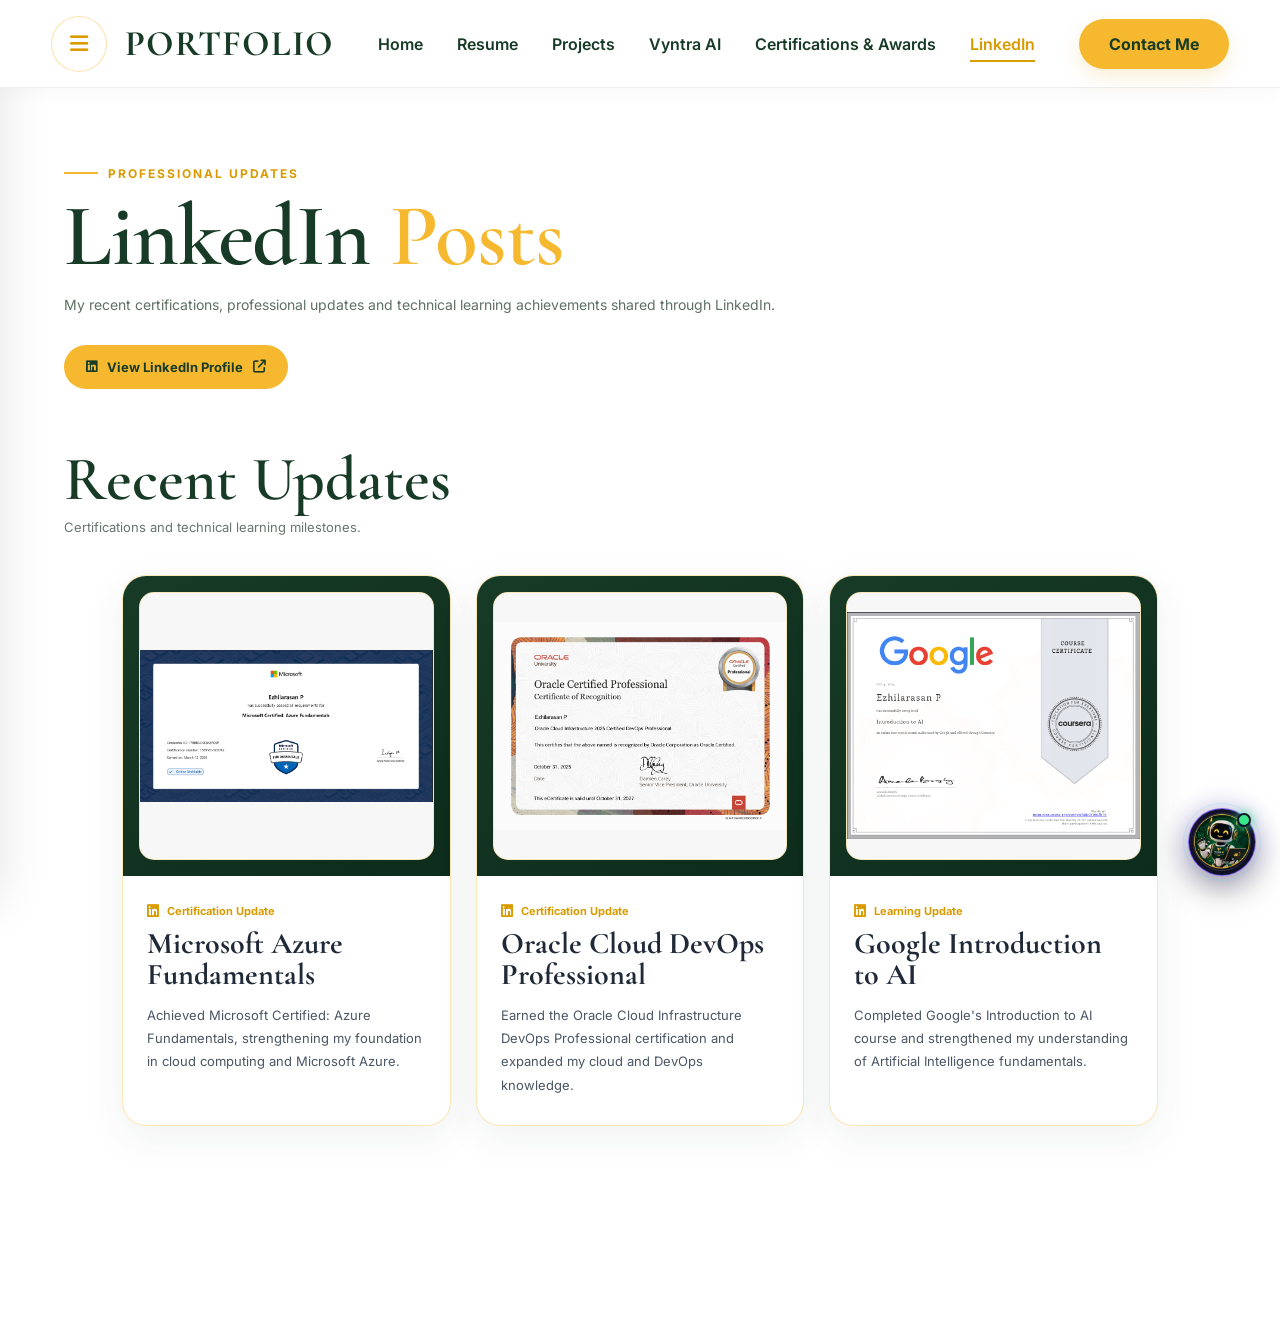
<file: linkedin.html>
<!DOCTYPE html>
<html lang="en">

<head>

<meta charset="UTF-8">
<meta name="viewport" content="width=device-width, initial-scale=1.0">

<title>LinkedIn | Ezhilarasan P</title>

<link rel="preconnect" href="https://fonts.googleapis.com">
<link rel="preconnect" href="https://fonts.gstatic.com" crossorigin>

<link
href="https://fonts.googleapis.com/css2?family=Cormorant+Garamond:wght@500;600;700&family=Inter:wght@400;500;600;700&display=swap"
rel="stylesheet">

<link
rel="stylesheet"
href="https://cdnjs.cloudflare.com/ajax/libs/font-awesome/6.5.2/css/all.min.css">

<link rel="stylesheet" href="./style.css">
<link rel="stylesheet" href="./vyntra-assistant.css">


<style>

/* =====================================================
   LINKEDIN PAGE
===================================================== */

.linkedin-page {

    width:100%;

    min-height:
        calc(100vh - 88px);

    padding:
        70px 5%
        110px;

    background:#ffffff;

}


/* =====================================================
   HEADER
===================================================== */

.linkedin-header {

    width:100%;

    max-width:1250px;

    margin:
        0 auto 60px;

}


.linkedin-eyebrow {

    display:inline-flex;

    align-items:center;

    gap:10px;

    margin-bottom:15px;

    color:#d99b00;

    font-size:12px;

    font-weight:700;

    letter-spacing:2px;

    text-transform:uppercase;

}


.linkedin-eyebrow::before {

    content:"";

    width:34px;

    height:2px;

    background:#f5b82e;

}


.linkedin-header h1 {

    margin:
        0 0 16px;

    font-family:
        "Cormorant Garamond",
        serif;

    font-size:
        clamp(55px,7vw,88px);

    line-height:.92;

    font-weight:600;

    letter-spacing:-1px;

    color:#173b26;

}


.linkedin-header h1 span {

    color:#f5b82e;

}


.linkedin-header > p {

    max-width:760px;

    margin:
        0 0 27px;

    color:#5f7065;

    font-size:14px;

    line-height:1.8;

}


/* =====================================================
   PROFILE BUTTON
===================================================== */

.linkedin-profile-btn {

    display:inline-flex;

    align-items:center;

    gap:10px;

    padding:
        14px 22px;

    border-radius:30px;

    background:#f5b82e;

    color:#173b26;

    font-size:13px;

    font-weight:700;

    text-decoration:none;

    transition:
        transform .3s ease,
        box-shadow .3s ease;

}


.linkedin-profile-btn:hover {

    transform:
        translateY(-4px);

    box-shadow:
        0 14px 32px
        rgba(245,184,46,.25);

}


/* =====================================================
   SECTION TITLE
===================================================== */

.linkedin-post-heading {

    width:100%;

    max-width:1250px;

    margin:
        0 auto 30px;

}


.linkedin-post-heading h2 {

    margin:
        0 0 8px;

    font-family:
        "Cormorant Garamond",
        serif;

    font-size:
        clamp(45px,5vw,62px);

    line-height:1;

    font-weight:600;

    color:#173b26;

}


.linkedin-post-heading p {

    margin:0;

    color:#68766e;

    font-size:13px;

}


/* =====================================================
   POSTS GRID
===================================================== */

.linkedin-grid {

    width:100%;

    max-width:1250px;

    margin:0 auto;

    display:grid;

    grid-template-columns:
        repeat(3,minmax(0,1fr));

    gap:25px;

}


/* =====================================================
   POST CARD
===================================================== */

.linkedin-card {

    min-width:0;

    overflow:hidden;

    border-radius:24px;

    background:#ffffff;

    border:
        1px solid
        rgba(245,184,46,.35);

    box-shadow:
        0 12px 40px
        rgba(23,59,38,.07);

    transition:
        transform .35s ease,
        border-color .35s ease,
        box-shadow .35s ease;

}


.linkedin-card:hover {

    transform:
        translateY(-8px);

    border-color:
        rgba(245,184,46,.75);

    box-shadow:
        0 25px 60px
        rgba(23,59,38,.13);

}


/* =====================================================
   IMAGE
===================================================== */

.linkedin-image {

    width:100%;

    height:300px;

    padding:16px;

    background:
        linear-gradient(
            145deg,
            #173b26,
            #0d2c1c
        );

    overflow:hidden;

}


.linkedin-image img {

    width:100%;

    height:100%;

    display:block;

    object-fit:contain;

    object-position:center;

    border-radius:15px;

    background:#f7f7f7;

    border:
        1px solid
        rgba(245,184,46,.30);

    transition:
        transform .5s ease;

}


.linkedin-card:hover
.linkedin-image img {

    transform:
        scale(1.035);

}


/* =====================================================
   CONTENT
===================================================== */

.linkedin-content {

    padding:
        24px 24px 28px;

}


.linkedin-platform {

    display:inline-flex;

    align-items:center;

    gap:8px;

    margin-bottom:10px;

    color:#d99b00;

    font-size:11px;

    font-weight:700;

}


.linkedin-content h2 {

    margin:
        0 0 13px;

    font-family:
        "Cormorant Garamond",
        serif;

    font-size:30px;

    line-height:1.05;

    font-weight:700;

    color:#173b26;

}


.linkedin-content p {

    margin:0;

    color:#64746a;

    font-size:13px;

    line-height:1.8;

}


/* =====================================================
   LINKEDIN ICON
===================================================== */

.linkedin-platform i {

    font-size:14px;

}


/* =====================================================
   NAVBAR WHITE THEME
===================================================== */

.navbar {

    background:#ffffff !important;

    border-bottom:
        1px solid
        rgba(23,59,38,.08);

}


.navbar .logo {

    color:#173b26 !important;

}


.nav-links a {

    color:#173b26 !important;

}


.nav-links a:hover,
.nav-links a.active {

    color:#d99b00 !important;

}


.contact-btn {

    background:#f5b82e !important;

    color:#173b26 !important;

}


.menu-btn {

    color:#d99b00 !important;

    border-color:
        rgba(245,184,46,.40) !important;

}


/* =====================================================
   SCROLL REVEAL
===================================================== */

.reveal {

    opacity:0;

    transform:
        translateY(45px);

    transition:
        opacity .75s ease,
        transform .75s ease;

}


.reveal.show {

    opacity:1;

    transform:
        translateY(0);

}


/* =====================================================
   TABLET
===================================================== */

@media(max-width:1100px) {

    .linkedin-grid {

        grid-template-columns:
            repeat(2,minmax(0,1fr));

        max-width:900px;

    }

}


@media(max-width:1000px) {

    .linkedin-page {

        padding:
            60px 4%
            90px;

    }


    .linkedin-header {

        max-width:900px;

    }


    .linkedin-post-heading {

        max-width:900px;

    }

}


/* =====================================================
   MOBILE
===================================================== */

@media(max-width:700px) {

    .linkedin-page {

        padding:
            45px 18px
            75px;

    }


    .linkedin-header {

        margin-bottom:45px;

    }


    .linkedin-header h1 {

        font-size:55px;

    }


    .linkedin-header > p {

        font-size:13px;

    }


    .linkedin-grid {

        grid-template-columns:1fr;

        max-width:550px;

    }


    .linkedin-image {

        height:310px;

    }


    .linkedin-content {

        padding:
            22px 20px 25px;

    }


    .linkedin-content h2 {

        font-size:28px;

    }


    .linkedin-post-heading h2 {

        font-size:43px;

    }

}


/* =====================================================
   SMALL MOBILE
===================================================== */

@media(max-width:430px) {

    .linkedin-page {

        padding-left:14px;

        padding-right:14px;

    }


    .linkedin-header h1 {

        font-size:48px;

    }


    .linkedin-image {

        height:260px;

    }


    .linkedin-content h2 {

        font-size:25px;

    }

}

</style>

</head>


<body>


<!-- =====================================================
     NAVBAR
===================================================== -->

<header class="navbar">


    <div class="navbar-brand">


        <button
            class="menu-btn"
            id="menuBtn"
            type="button"
            aria-label="Open navigation menu">

            <i class="fa-solid fa-bars"></i>

        </button>


        <a
            href="./index.html"
            class="logo">

            PORTFOLIO

        </a>


    </div>


    <nav>

        <ul class="nav-links">


            <li>

                <a href="./index.html">
                    Home
                </a>

            </li>


            <li>

                <a href="./about.html">
                    Resume
                </a>

            </li>


            <li>

                <a href="./projects.html">
                    Projects
                </a>

            </li>


            <li>

                <a href="./vyntra-ai.html">
                    Vyntra AI
                </a>

            </li>


            <li>

                <a href="./certificates.html">
                    Certifications &amp; Awards
                </a>

            </li>


            <li>

                <a
                    href="./linkedin.html"
                    class="active">

                    LinkedIn

                </a>

            </li>


        </ul>

    </nav>


    <a
        href="./contact.html"
        class="contact-btn">

        Contact Me

    </a>


</header>



<!-- =====================================================
     MENU OVERLAY
===================================================== -->

<div
    class="menu-overlay"
    id="menuOverlay">
</div>



<!-- =====================================================
     SIDE MENU
===================================================== -->

<aside
    class="side-menu"
    id="sideMenu">


    <button
        class="close-menu"
        id="closeMenu"
        type="button"
        aria-label="Close navigation menu">

        <i class="fa-solid fa-xmark"></i>

    </button>


    <div class="side-menu-title">

        <span>
            EZHILARASAN'S
        </span>

        <h2>
            PORTFOLIO
        </h2>

    </div>


    <div class="side-menu-links">


        <a href="./index.html">

            <i class="fa-solid fa-house"></i>

            <span>
                Home
            </span>

        </a>


        <a href="./about.html">

            <i class="fa-solid fa-user"></i>

            <span>
                Resume
            </span>

        </a>


        <a href="./projects.html">

            <i class="fa-solid fa-diagram-project"></i>

            <span>
                Projects
            </span>

        </a>


        <a href="./vyntra-ai.html">

            <i class="fa-solid fa-robot"></i>

            <span>
                Vyntra AI
            </span>

        </a>


        <a href="./certificates.html">

            <i class="fa-solid fa-certificate"></i>

            <span>
                Certifications &amp; Awards
            </span>

        </a>


        <a
            href="./linkedin.html"
            class="active">

            <i class="fa-brands fa-linkedin-in"></i>

            <span>
                LinkedIn
            </span>

        </a>


        <a href="./contact.html">

            <i class="fa-solid fa-envelope"></i>

            <span>
                Contact Me
            </span>

        </a>


    </div>

</aside>



<!-- =====================================================
     LINKEDIN PAGE
===================================================== -->

<main class="linkedin-page">


    <!-- =================================================
         HEADER
    ================================================== -->

    <section class="linkedin-header reveal">


        <div class="linkedin-eyebrow">

            Professional Updates

        </div>


        <h1>

            LinkedIn

            <span>
                Posts
            </span>

        </h1>


        <p>

            My recent certifications, professional updates
            and technical learning achievements shared through
            LinkedIn.

        </p>


        <a
            href="https://www.linkedin.com/in/ezhilarasan-prabakaran-ezhil0369"
            target="_blank"
            rel="noopener noreferrer"
            class="linkedin-profile-btn">

            <i class="fa-brands fa-linkedin"></i>

            View LinkedIn Profile

            <i class="fa-solid fa-arrow-up-right-from-square"></i>

        </a>


    </section>



    <!-- =================================================
         SECTION TITLE
    ================================================== -->

    <div class="linkedin-post-heading reveal">

        <h2>
            Recent Updates
        </h2>

        <p>
            Certifications and technical learning milestones.
        </p>

    </div>



    <!-- =================================================
         POSTS
    ================================================== -->

    <section class="linkedin-grid">


        <!-- =================================================
             POST 01
        ================================================== -->

        <article class="linkedin-card reveal">


            <div class="linkedin-image">

                <img
                    src="./azure-certificate.png"
                    alt="Microsoft Azure Fundamentals">

            </div>


            <div class="linkedin-content">


                <div class="linkedin-platform">

                    <i class="fa-brands fa-linkedin"></i>

                    Certification Update

                </div>


                <h2>
                    Microsoft Azure Fundamentals
                </h2>


                <p>

                    Achieved Microsoft Certified:
                    Azure Fundamentals, strengthening
                    my foundation in cloud computing
                    and Microsoft Azure.

                </p>


            </div>


        </article>



        <!-- =================================================
             POST 02
        ================================================== -->

        <article class="linkedin-card reveal">


            <div class="linkedin-image">

                <img
                    src="./oracle-certificate.png"
                    alt="Oracle Cloud Infrastructure DevOps Professional">

            </div>


            <div class="linkedin-content">


                <div class="linkedin-platform">

                    <i class="fa-brands fa-linkedin"></i>

                    Certification Update

                </div>


                <h2>
                    Oracle Cloud DevOps Professional
                </h2>


                <p>

                    Earned the Oracle Cloud Infrastructure
                    DevOps Professional certification and
                    expanded my cloud and DevOps knowledge.

                </p>


            </div>


        </article>



        <!-- =================================================
             POST 03
        ================================================== -->

        <article class="linkedin-card reveal">


            <div class="linkedin-image">

                <img
                    src="./google-ai-certificate.png"
                    alt="Google Introduction to AI">

            </div>


            <div class="linkedin-content">


                <div class="linkedin-platform">

                    <i class="fa-brands fa-linkedin"></i>

                    Learning Update

                </div>


                <h2>
                    Google Introduction to AI
                </h2>


                <p>

                    Completed Google's Introduction to AI
                    course and strengthened my understanding
                    of Artificial Intelligence fundamentals.

                </p>


            </div>


        </article>


    </section>


</main>



<!-- =====================================================
     JAVASCRIPT
===================================================== -->

<script>

document.addEventListener(
    "DOMContentLoaded",
    function() {


        /* =================================================
           MENU
        ================================================= */

        const menuBtn =
            document.getElementById("menuBtn");

        const sideMenu =
            document.getElementById("sideMenu");

        const closeMenu =
            document.getElementById("closeMenu");

        const menuOverlay =
            document.getElementById("menuOverlay");


        function openMenu() {

            if(sideMenu)
                sideMenu.classList.add("open");

            if(menuOverlay)
                menuOverlay.classList.add("show");

            document.body.classList.add(
                "menu-open"
            );

        }


        function hideMenu() {

            if(sideMenu)
                sideMenu.classList.remove("open");

            if(menuOverlay)
                menuOverlay.classList.remove("show");

            document.body.classList.remove(
                "menu-open"
            );

        }


        if(menuBtn) {

            menuBtn.addEventListener(
                "click",
                openMenu
            );

        }


        if(closeMenu) {

            closeMenu.addEventListener(
                "click",
                hideMenu
            );

        }


        if(menuOverlay) {

            menuOverlay.addEventListener(
                "click",
                hideMenu
            );

        }


        document
            .querySelectorAll(
                ".side-menu-links a"
            )
            .forEach(
                function(link) {

                    link.addEventListener(
                        "click",
                        hideMenu
                    );

                }
            );


        document.addEventListener(
            "keydown",
            function(event) {

                if(event.key === "Escape") {

                    hideMenu();

                }

            }
        );



        /* =================================================
           SCROLL REVEAL
        ================================================= */

        const revealElements =
            document.querySelectorAll(
                ".reveal"
            );


        if(
            "IntersectionObserver"
            in window
        ) {


            const observer =
                new IntersectionObserver(
                    function(entries) {

                        entries.forEach(
                            function(entry) {

                                if(
                                    entry.isIntersecting
                                ) {

                                    entry.target
                                        .classList
                                        .add("show");

                                }

                            }
                        );

                    },
                    {
                        threshold:0.12,

                        rootMargin:
                            "0px 0px -60px 0px"
                    }
                );


            revealElements.forEach(
                function(element) {

                    observer.observe(element);

                }
            );


        } else {


            revealElements.forEach(
                function(element) {

                    element.classList.add(
                        "show"
                    );

                }
            );

        }

    }

);

</script>

<script src="./vyntra-assistant.js"></script>
</body>
</html>
</file>
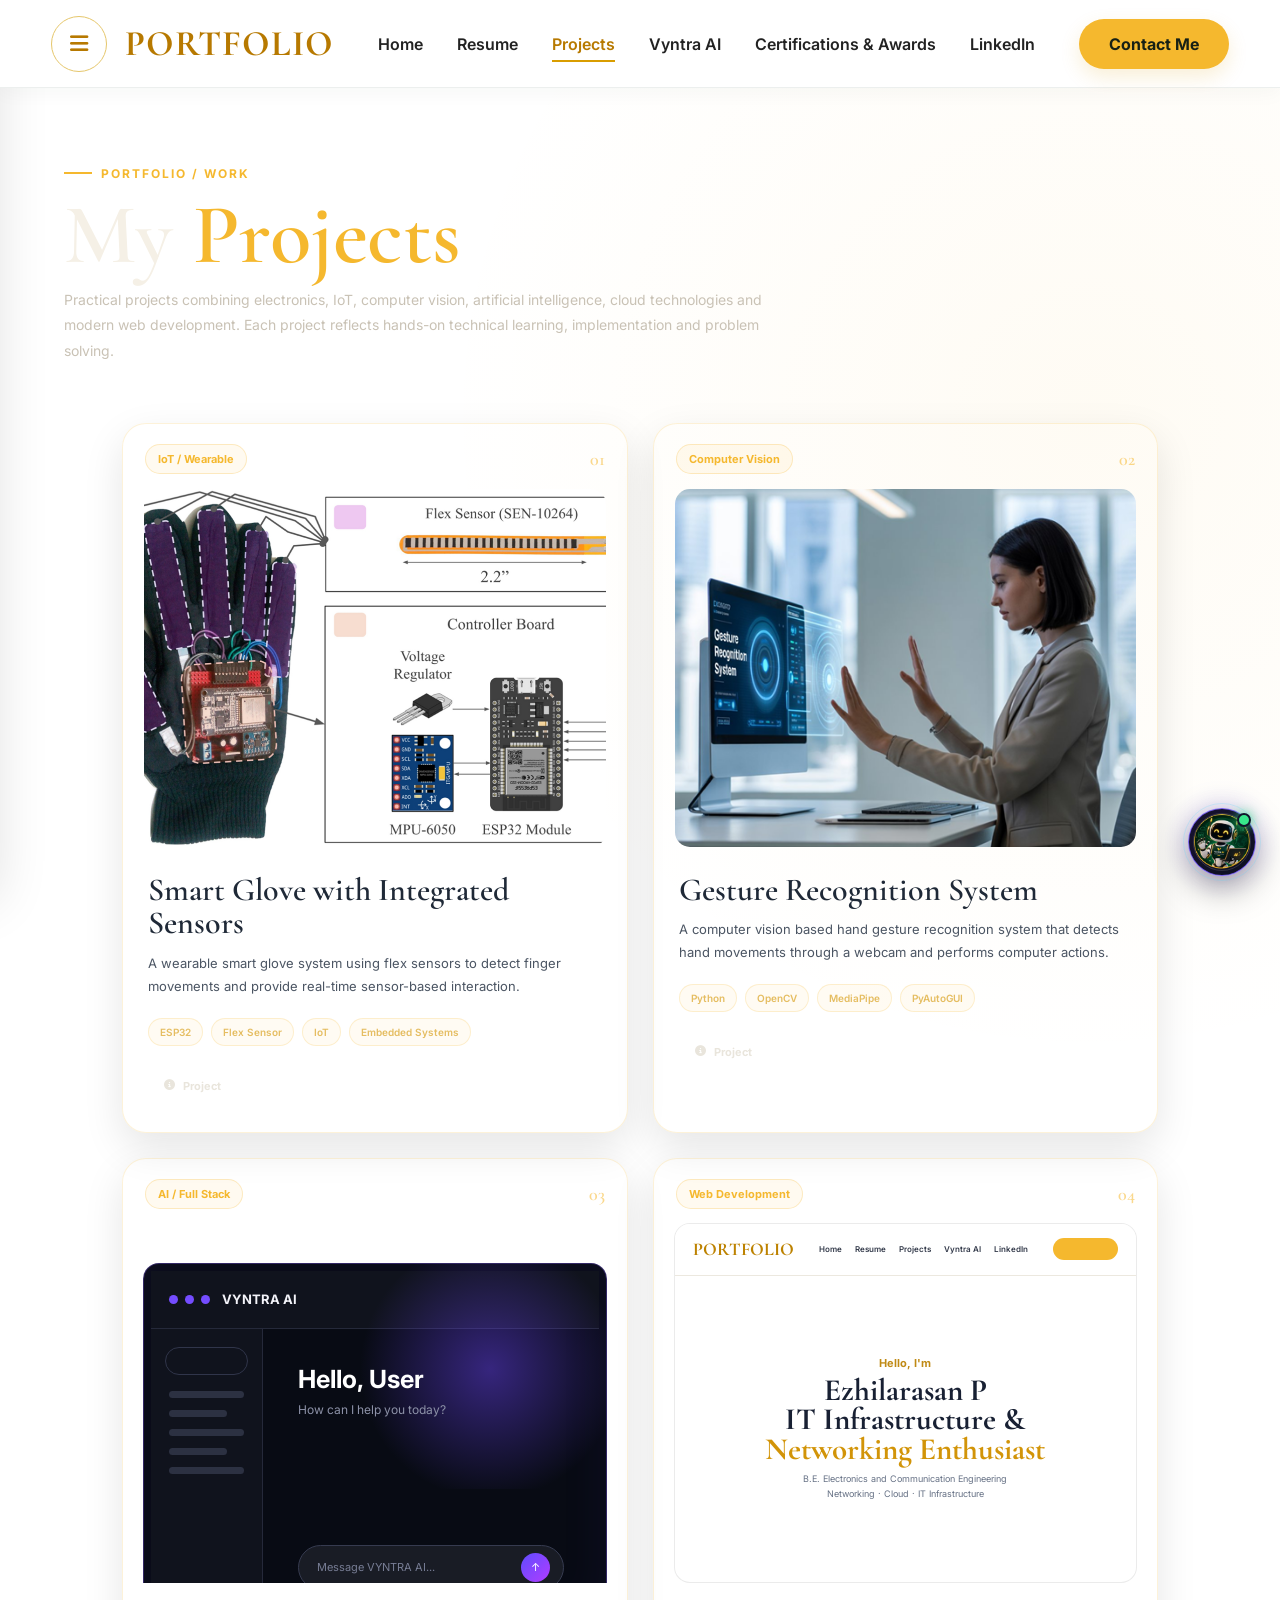
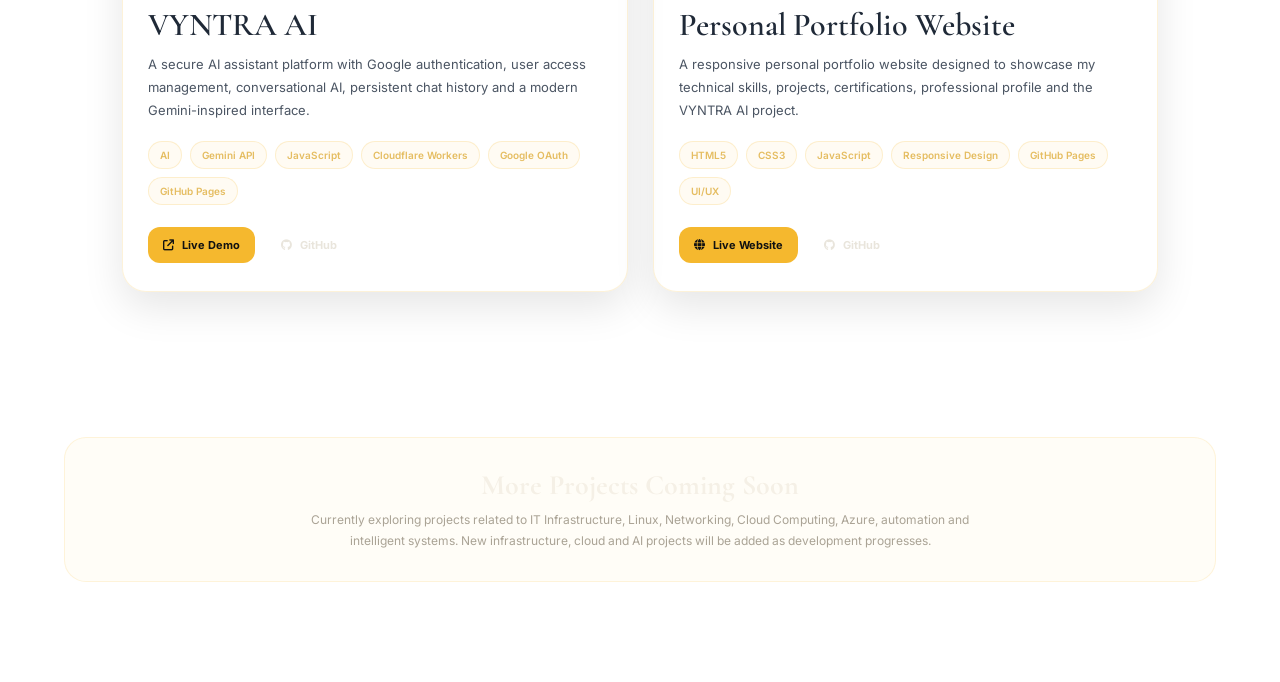
<file: projects.html>
<!DOCTYPE html>
<html lang="en">

<head>
    <meta charset="UTF-8">
    <meta name="viewport" content="width=device-width, initial-scale=1.0">

    <title>Projects | Ezhilarasan P</title>

    <!-- GOOGLE FONTS -->
    <link rel="preconnect" href="https://fonts.googleapis.com">
    <link rel="preconnect" href="https://fonts.gstatic.com" crossorigin>

    <link
        href="https://fonts.googleapis.com/css2?family=Cormorant+Garamond:wght@500;600;700&family=Inter:wght@400;500;600;700&display=swap"
        rel="stylesheet">

    <!-- FONT AWESOME -->
    <link
        rel="stylesheet"
        href="https://cdnjs.cloudflare.com/ajax/libs/font-awesome/6.5.2/css/all.min.css">

    <!-- MAIN CSS -->
    <link rel="stylesheet" href="./style.css">
    <link rel="stylesheet" href="./vyntra-assistant.css">

    <style>

        /* =====================================================
           FIXED NAVBAR
        ===================================================== */

        .navbar {
            position: fixed !important;
            top: 0 !important;
            left: 0 !important;
            right: 0 !important;

            width: 100% !important;
            z-index: 9999 !important;
        }

        body {
            padding-top: 88px;
        }


        /* =====================================================
           PROJECT PAGE
        ===================================================== */

        .projects-page {
            width: 100%;
            min-height: calc(100vh - 88px);

            padding: 70px 5% 100px;

            background:
                radial-gradient(
                    circle at 85% 15%,
                    rgba(245,184,46,.055),
                    transparent 30%
                );
        }


        /* =====================================================
           HEADER
        ===================================================== */

        .projects-header {
            width: 100%;
            max-width: 1250px;

            margin: 0 auto 50px;
        }

        .projects-label {
            display: inline-flex;
            align-items: center;
            gap: 9px;

            margin-bottom: 14px;

            color: #f5b82e;

            font-size: 12px;
            font-weight: 700;
            letter-spacing: 2px;
            text-transform: uppercase;
        }

        .projects-label::before {
            content: "";

            width: 28px;
            height: 2px;

            background: #f5b82e;
        }

        .projects-header h1 {
            margin: 0 0 12px;

            font-family:
                "Cormorant Garamond",
                serif;

            font-size: clamp(55px, 7vw, 85px);

            line-height: .95;

            font-weight: 600;

            color: #f5f0e6;
        }

        .projects-header h1 span {
            color: #f5b82e;
        }

        .projects-header p {
            max-width: 720px;

            margin: 0;

            color: #c9c2b5;

            font-size: 14px;
            line-height: 1.8;
        }


        /* =====================================================
           PROJECT GRID
        ===================================================== */

        .projects-grid {
            width: 100%;
            max-width: 1250px;

            margin: 0 auto;

            display: grid;

            grid-template-columns:
                repeat(2, minmax(0, 1fr));

            gap: 25px;
        }


        /* =====================================================
           PROJECT CARD
        ===================================================== */

        .project-card {
            overflow: hidden;

            border-radius: 24px;

            border:
                1px solid
                rgba(245,184,46,.18);

            background:
                rgba(255,255,255,.045);

            transition:
                transform .3s ease,
                border-color .3s ease,
                box-shadow .3s ease;

            box-shadow:
                0 15px 40px
                rgba(0,0,0,.10);
        }

        .project-card:hover {
            transform: translateY(-7px);

            border-color:
                rgba(245,184,46,.45);

            box-shadow:
                0 25px 55px
                rgba(0,0,0,.20);
        }


        /* =====================================================
           PROJECT TOP
        ===================================================== */

        .project-top {
            display: flex;

            align-items: center;
            justify-content: space-between;

            padding: 20px 22px 14px;

            color: #9eaa9f;

            font-size: 12px;
            font-weight: 600;
        }

        .project-category {
            display: inline-flex;

            align-items: center;

            padding: 7px 12px;

            border-radius: 20px;

            color: #f5b82e;

            border:
                1px solid
                rgba(245,184,46,.25);

            background:
                rgba(245,184,46,.07);

            font-size: 11px;
            font-weight: 700;
        }

        .project-number {
            color:
                rgba(245,184,46,.55);

            font-family:
                "Cormorant Garamond",
                serif;

            font-size: 18px;
        }


        /* =====================================================
           PROJECT IMAGE
        ===================================================== */

        .project-image {
            width: 100%;
            height: 360px;

            padding: 0 20px;

            overflow: hidden;
        }

        .project-image img {
            width: 100%;
            height: 100%;

            display: block;

            object-fit: cover;

            object-position: center;

            border-radius: 16px;

            border:
                1px solid
                rgba(255,255,255,.06);

            transition:
                transform .45s ease;
        }

        .project-card:hover
        .project-image img {
            transform: scale(1.025);
        }


        /* =====================================================
           PROJECT CONTENT
        ===================================================== */

        .project-content {
            padding: 25px 25px 28px;
        }

        .project-content h2 {
            margin: 0 0 12px;

            font-family:
                "Cormorant Garamond",
                serif;

            font-size: 32px;

            line-height: 1.05;

            font-weight: 600;

            color: #f5f0e6;
        }

        .project-content p {
            margin: 0 0 20px;

            color: #c9c2b5;

            font-size: 13px;

            line-height: 1.75;
        }


        /* =====================================================
           TAGS
        ===================================================== */

        .project-tags {
            display: flex;

            flex-wrap: wrap;

            gap: 8px;

            margin-bottom: 22px;
        }

        .project-tags span {
            display: inline-flex;

            align-items: center;

            padding: 7px 11px;

            border-radius: 18px;

            border:
                1px solid
                rgba(245,184,46,.20);

            background:
                rgba(245,184,46,.055);

            color: #e5bd61;

            font-size: 10px;
            font-weight: 600;
        }


        /* =====================================================
           PROJECT ACTIONS
        ===================================================== */

        .project-actions {
            display: flex;

            flex-wrap: wrap;

            gap: 10px;
        }

        .project-btn {
            display: inline-flex;

            align-items: center;

            gap: 8px;

            padding: 10px 15px;

            border-radius: 12px;

            text-decoration: none;

            font-size: 11px;

            font-weight: 700;

            transition: .25s ease;
        }

        .project-btn.primary {
            color: #111;

            background: #f5b82e;
        }

        .project-btn.secondary {
            color: #e9e5dc;

            background:
                rgba(255,255,255,.055);

            border:
                1px solid
                rgba(255,255,255,.12);
        }

        .project-btn:hover {
            transform: translateY(-2px);
        }

        .project-btn.primary:hover {
            background: #ffc94d;
        }

        .project-btn.secondary:hover {
            border-color:
                rgba(245,184,46,.45);

            color: #f5b82e;
        }


        /* =====================================================
           VYNTRA AI PREVIEW
        ===================================================== */

        .vyntra-preview {
            width: 100%;
            height: 100%;

            border-radius: 16px;

            overflow: hidden;

            background:
                #080b14;

            border:
                1px solid
                rgba(132,96,255,.35);

            box-shadow:
                inset 0 0 50px
                rgba(99,68,220,.08);
        }

        .vyntra-topbar {
            height: 58px;

            display: flex;

            align-items: center;

            gap: 12px;

            padding: 0 18px;

            background: #10131d;

            border-bottom:
                1px solid
                #25293a;
        }

        .vyntra-dots {
            display: flex;
            gap: 7px;
        }

        .vyntra-dots span {
            width: 9px;
            height: 9px;

            border-radius: 50%;

            background: #744cff;
        }

        .vyntra-name {
            color: #f4f4fa;

            font-size: 13px;

            font-weight: 700;
        }

        .vyntra-body {
            height: calc(100% - 58px);

            display: flex;
        }

        .vyntra-side {
            width: 25%;

            padding: 18px 14px;

            background: #10131d;

            border-right:
                1px solid
                #25293a;
        }

        .fake-search {
            height: 28px;

            border-radius: 15px;

            border:
                1px solid
                #30354a;

            margin-bottom: 16px;
        }

        .fake-line {
            height: 7px;

            border-radius: 10px;

            background: #2c3142;

            margin: 12px 4px;
        }

        .fake-line.short {
            width: 70%;
        }

        .vyntra-main {
            flex: 1;

            position: relative;

            padding: 35px;
        }

        .vyntra-main::before {
            content: "";

            position: absolute;

            top: -80px;
            left: 20%;

            width: 320px;
            height: 240px;

            background:
                radial-gradient(
                    circle,
                    rgba(111,70,255,.45),
                    transparent 65%
                );
        }

        .hello-text {
            position: relative;

            color: white;

            font-size: 25px;

            font-weight: 700;

            margin-bottom: 8px;
        }

        .hello-sub {
            position: relative;

            color: #8d92a8;

            font-size: 12px;
        }

        .fake-input {
            position: absolute;

            left: 35px;
            right: 35px;
            bottom: 25px;

            height: 45px;

            border-radius: 25px;

            border:
                1px solid
                #363b50;

            background: #191c25;

            display: flex;

            align-items: center;

            justify-content: space-between;

            padding: 0 13px 0 18px;

            color: #777d94;

            font-size: 11px;
        }

        .fake-send {
            width: 29px;
            height: 29px;

            border-radius: 50%;

            display: grid;
            place-items: center;

            color: white;

            background:
                linear-gradient(
                    135deg,
                    #604cff,
                    #b03cff
                );
        }


        /* =====================================================
           PORTFOLIO WEBSITE PREVIEW
        ===================================================== */

        .portfolio-preview {
            width: 100%;
            height: 100%;

            border-radius: 16px;

            overflow: hidden;

            background: #fff;

            border:
                1px solid
                rgba(0,0,0,.08);

            color: #182033;
        }

        .portfolio-preview-nav {
            height: 52px;

            display: flex;

            align-items: center;

            justify-content: space-between;

            padding: 0 18px;

            border-bottom:
                1px solid #ece8df;

            background: #fff;
        }

        .portfolio-logo {
            font-family:
                "Cormorant Garamond",
                serif;

            color: #bd8200;

            font-size: 18px;

            font-weight: 700;
        }

        .portfolio-links {
            display: flex;

            gap: 13px;

            color: #343b4b;

            font-size: 8px;

            font-weight: 600;
        }

        .portfolio-contact {
            width: 65px;
            height: 22px;

            border-radius: 14px;

            background: #f5b82e;
        }

        .portfolio-hero {
            height: calc(100% - 52px);

            display: flex;

            align-items: center;

            gap: 20px;

            padding: 25px;
        }

        .portfolio-photo {
            width: 38%;
            height: 82%;

            border-radius: 12px;

            background:
                linear-gradient(
                    145deg,
                    #123c27,
                    #07150e
                );

            position: relative;

            overflow: hidden;
        }

        .portfolio-photo::after {
            content: "";

            position: absolute;

            width: 75px;
            height: 125px;

            left: 50%;
            bottom: -5px;

            transform: translateX(-50%);

            border-radius: 45px 45px 10px 10px;

            background:
                linear-gradient(
                    90deg,
                    #15191c,
                    #343a40,
                    #101316
                );
        }

        .portfolio-info {
            flex: 1;
        }

        .portfolio-small {
            color: #c08a15;

            font-size: 10px;

            font-weight: 700;

            margin-bottom: 6px;
        }

        .portfolio-title {
            font-family:
                "Cormorant Garamond",
                serif;

            font-size: 27px;

            line-height: .95;

            font-weight: 700;

            margin-bottom: 8px;
        }

        .portfolio-title span {
            color: #d29408;
        }

        .portfolio-text {
            color: #657084;

            font-size: 8px;

            line-height: 1.6;
        }


        /* =====================================================
           PORTFOLIO PREVIEW — NO PROFILE PHOTO
        ===================================================== */

        .portfolio-info-full {
            width: 100%;
            text-align: center;
        }

        .portfolio-hero {
            justify-content: center;
        }

        .portfolio-small {
            font-size: 11px;
        }

        .portfolio-title {
            font-size: 31px;
        }

        .portfolio-text {
            font-size: 9px;
        }

        @media (max-width: 700px) {
            .portfolio-title {
                font-size: 24px;
            }
        }


        /* =====================================================
           PROJECT NOTE
        ===================================================== */

        .projects-note {
            width: 100%;
            max-width: 1250px;

            margin: 55px auto 0;

            padding: 30px;

            text-align: center;

            border-radius: 22px;

            border:
                1px solid
                rgba(245,184,46,.15);

            background:
                rgba(245,184,46,.035);
        }

        .projects-note h3 {
            margin: 0 0 8px;

            font-family:
                "Cormorant Garamond",
                serif;

            font-size: 28px;

            color: #f5f0e6;
        }

        .projects-note p {
            max-width: 700px;

            margin: auto;

            color: #aaa395;

            font-size: 12px;

            line-height: 1.7;
        }


        /* =====================================================
           MOBILE
        ===================================================== */

        @media (max-width: 1000px) {

            .projects-page {
                padding: 60px 4% 80px;
            }

            .projects-grid {
                grid-template-columns: 1fr;

                max-width: 800px;
            }

            .project-image {
                height: 400px;
            }
        }


        @media (max-width: 700px) {

            body {
                padding-top: 72px;
            }

            .projects-page {
                padding: 45px 18px 70px;
            }

            .projects-header {
                margin-bottom: 35px;
            }

            .projects-header h1 {
                font-size: 55px;
            }

            .projects-header p {
                font-size: 13px;
            }

            .project-card {
                border-radius: 20px;
            }

            .project-top {
                padding: 17px 18px 12px;
            }

            .project-image {
                height: 280px;

                padding: 0 14px;
            }

            .project-image img {
                border-radius: 13px;
            }

            .project-content {
                padding: 22px 20px 24px;
            }

            .project-content h2 {
                font-size: 28px;
            }

            .portfolio-links {
                display: none;
            }

            .vyntra-side {
                width: 22%;
            }

            .vyntra-main {
                padding: 25px 18px;
            }

            .hello-text {
                font-size: 19px;
            }

            .fake-input {
                left: 18px;
                right: 18px;
            }
        }


        @media (max-width: 430px) {

            .projects-page {
                padding-left: 14px;
                padding-right: 14px;
            }

            .projects-header h1 {
                font-size: 48px;
            }

            .project-image {
                height: 240px;
            }

            .project-content h2 {
                font-size: 25px;
            }

            .project-actions {
                flex-direction: column;
            }

            .project-btn {
                justify-content: center;
            }
        }

    </style>

</head>


<body>


    <!-- =====================================================
         NAVBAR
    ===================================================== -->

    <header class="navbar">

        <div class="navbar-brand">

            <button
                class="menu-btn"
                id="menuBtn"
                type="button"
                aria-label="Open navigation menu">

                <i class="fa-solid fa-bars"></i>

            </button>


            <a
                href="./index.html"
                class="logo">

                PORTFOLIO

            </a>

        </div>


        <nav>

            <ul class="nav-links">

                <li>
                    <a href="./index.html">
                        Home
                    </a>
                </li>

                <li>
                    <a href="./about.html">
                        Resume
                    </a>
                </li>

                <li>
                    <a
                        href="./projects.html"
                        class="active">

                        Projects

                    </a>
                </li>

                <li>
                    <a href="./vyntra-ai.html">
                        Vyntra AI
                    </a>
                </li>

                <li>
                    <a href="./certificates.html">
                        Certifications &amp; Awards
                    </a>
                </li>

                <li>
                    <a href="./linkedin.html">
                        LinkedIn
                    </a>
                </li>

            </ul>

        </nav>


        <a
            href="./contact.html"
            class="contact-btn">

            Contact Me

        </a>

    </header>


    <!-- =====================================================
         MENU OVERLAY
    ===================================================== -->

    <div
        class="menu-overlay"
        id="menuOverlay">
    </div>


    <!-- =====================================================
         SIDE MENU
    ===================================================== -->

    <aside
        class="side-menu"
        id="sideMenu">

        <button
            class="close-menu"
            id="closeMenu"
            type="button"
            aria-label="Close navigation menu">

            <i class="fa-solid fa-xmark"></i>

        </button>


        <div class="side-menu-title">

            <span>
                EZHILARASAN'S
            </span>

            <h2>
                PORTFOLIO
            </h2>

        </div>


        <div class="side-menu-links">

            <a href="./index.html">

                <i class="fa-solid fa-house"></i>

                <span>
                    Home
                </span>

            </a>


            <a href="./about.html">

                <i class="fa-solid fa-user"></i>

                <span>
                    Resume
                </span>

            </a>


            <a
                href="./projects.html"
                class="active">

                <i class="fa-solid fa-diagram-project"></i>

                <span>
                    Projects
                </span>

            </a>


            <a href="./vyntra-ai.html">

                <i class="fa-solid fa-robot"></i>

                <span>
                    Vyntra AI
                </span>

            </a>


            <a href="./certificates.html">

                <i class="fa-solid fa-certificate"></i>

                <span>
                    Certifications &amp; Awards
                </span>

            </a>


            <a href="./linkedin.html">

                <i class="fa-brands fa-linkedin-in"></i>

                <span>
                    LinkedIn
                </span>

            </a>


            <a href="./contact.html">

                <i class="fa-solid fa-envelope"></i>

                <span>
                    Contact Me
                </span>

            </a>

        </div>

    </aside>



    <!-- =====================================================
         PROJECT PAGE
    ===================================================== -->

    <main class="projects-page">


        <!-- HEADER -->

        <section class="projects-header">

            <div class="projects-label">
                Portfolio / Work
            </div>


            <h1>
                My
                <span>
                    Projects
                </span>
            </h1>


            <p>
                Practical projects combining electronics,
                IoT, computer vision, artificial intelligence,
                cloud technologies and modern web development.
                Each project reflects hands-on technical
                learning, implementation and problem solving.
            </p>

        </section>



        <!-- =================================================
             PROJECT GRID
        ================================================= -->

        <section class="projects-grid">


            <!-- =================================================
                 PROJECT 01
            ================================================= -->

            <article class="project-card">

                <div class="project-top">

                    <span class="project-category">
                        IoT / Wearable
                    </span>

                    <span class="project-number">
                        01
                    </span>

                </div>


                <div class="project-image">

                    <img
                        src="./smart-glove.png"
                        alt="Smart Glove with Integrated Sensors">

                </div>


                <div class="project-content">

                    <h2>
                        Smart Glove with
                        Integrated Sensors
                    </h2>


                    <p>
                        A wearable smart glove system using
                        flex sensors to detect finger movements
                        and provide real-time sensor-based
                        interaction.
                    </p>


                    <div class="project-tags">

                        <span>ESP32</span>
                        <span>Flex Sensor</span>
                        <span>IoT</span>
                        <span>Embedded Systems</span>

                    </div>


                    <div class="project-actions">

                        <a
                            href="#"
                            class="project-btn secondary">

                            <i class="fa-solid fa-circle-info"></i>
                            Project

                        </a>

                    </div>

                </div>

            </article>



            <!-- =================================================
                 PROJECT 02
            ================================================== -->

            <article class="project-card">

                <div class="project-top">

                    <span class="project-category">
                        Computer Vision
                    </span>

                    <span class="project-number">
                        02
                    </span>

                </div>


                <div class="project-image">

                    <img
                        src="./gesture-recognition.png"
                        alt="Gesture Recognition System">

                </div>


                <div class="project-content">

                    <h2>
                        Gesture Recognition
                        System
                    </h2>


                    <p>
                        A computer vision based hand gesture
                        recognition system that detects hand
                        movements through a webcam and performs
                        computer actions.
                    </p>


                    <div class="project-tags">

                        <span>Python</span>
                        <span>OpenCV</span>
                        <span>MediaPipe</span>
                        <span>PyAutoGUI</span>

                    </div>


                    <div class="project-actions">

                        <a
                            href="#"
                            class="project-btn secondary">

                            <i class="fa-solid fa-circle-info"></i>
                            Project

                        </a>

                    </div>

                </div>

            </article>



            <!-- =================================================
                 PROJECT 03 — VYNTRA AI
            ================================================== -->

            <article class="project-card">

                <div class="project-top">

                    <span class="project-category">
                        AI / Full Stack
                    </span>

                    <span class="project-number">
                        03
                    </span>

                </div>


                <div class="project-image">

                    <div class="vyntra-preview">


                        <div class="vyntra-topbar">

                            <div class="vyntra-dots">

                                <span></span>
                                <span></span>
                                <span></span>

                            </div>


                            <div class="vyntra-name">
                                VYNTRA AI
                            </div>

                        </div>


                        <div class="vyntra-body">


                            <div class="vyntra-side">

                                <div class="fake-search"></div>

                                <div class="fake-line"></div>
                                <div class="fake-line short"></div>
                                <div class="fake-line"></div>
                                <div class="fake-line short"></div>
                                <div class="fake-line"></div>

                            </div>


                            <div class="vyntra-main">

                                <div class="hello-text">
                                    Hello, User
                                </div>

                                <div class="hello-sub">
                                    How can I help you today?
                                </div>


                                <div class="fake-input">

                                    <span>
                                        Message VYNTRA AI...
                                    </span>

                                    <span class="fake-send">
                                        ↑
                                    </span>

                                </div>

                            </div>

                        </div>

                    </div>

                </div>


                <div class="project-content">

                    <h2>
                        VYNTRA AI
                    </h2>


                    <p>
                        A secure AI assistant platform with
                        Google authentication, user access
                        management, conversational AI,
                        persistent chat history and a modern
                        Gemini-inspired interface.
                    </p>


                    <div class="project-tags">

                        <span>AI</span>
                        <span>Gemini API</span>
                        <span>JavaScript</span>
                        <span>Cloudflare Workers</span>
                        <span>Google OAuth</span>
                        <span>GitHub Pages</span>

                    </div>


                    <div class="project-actions">

                        <a
                            href="https://ezhilarasan0369.github.io/VYNTRA-AI/"
                            target="_blank"
                            rel="noopener"
                            class="project-btn primary">

                            <i class="fa-solid fa-arrow-up-right-from-square"></i>
                            Live Demo

                        </a>


                        <a
                            href="https://github.com/ezhilarasanpofficial-rgb/vyntra-ai"
                            target="_blank"
                            rel="noopener"
                            class="project-btn secondary">

                            <i class="fa-brands fa-github"></i>
                            GitHub

                        </a>

                    </div>

                </div>

            </article>



            <!-- =================================================
                 PROJECT 04 — PORTFOLIO WEBSITE
            ================================================== -->

            <article class="project-card">

                <div class="project-top">

                    <span class="project-category">
                        Web Development
                    </span>

                    <span class="project-number">
                        04
                    </span>

                </div>


                <div class="project-image">

                    <div class="portfolio-preview">


                        <!-- Portfolio Navbar -->

                        <div class="portfolio-preview-nav">

                            <div class="portfolio-logo">
                                PORTFOLIO
                            </div>


                            <div class="portfolio-links">

                                <span>Home</span>
                                <span>Resume</span>
                                <span>Projects</span>
                                <span>Vyntra AI</span>
                                <span>LinkedIn</span>

                            </div>


                            <div class="portfolio-contact"></div>

                        </div>



                        <!-- Portfolio Hero -->

                        <div class="portfolio-hero">


                            <div class="portfolio-info portfolio-info-full">

                                <div class="portfolio-small">
                                    Hello, I'm
                                </div>


                                <div class="portfolio-title">

                                    Ezhilarasan P

                                    <br>

                                    IT Infrastructure &amp;

                                    <br>

                                    <span>
                                        Networking Enthusiast
                                    </span>

                                </div>


                                <div class="portfolio-text">

                                    B.E. Electronics and
                                    Communication Engineering

                                    <br>

                                    Networking · Cloud ·
                                    IT Infrastructure

                                </div>

                            </div>

                        </div>

                    </div>

                </div>


                <div class="project-content">

                    <h2>
                        Personal Portfolio
                        Website
                    </h2>


                    <p>
                        A responsive personal portfolio website
                        designed to showcase my technical skills,
                        projects, certifications, professional
                        profile and the VYNTRA AI project.
                    </p>


                    <div class="project-tags">

                        <span>HTML5</span>
                        <span>CSS3</span>
                        <span>JavaScript</span>
                        <span>Responsive Design</span>
                        <span>GitHub Pages</span>
                        <span>UI/UX</span>

                    </div>


                    <div class="project-actions">

                        <a
                            href="https://ezhilarasan0369.github.io/portfolio/"
                            target="_blank"
                            rel="noopener"
                            class="project-btn primary">

                            <i class="fa-solid fa-globe"></i>
                            Live Website

                        </a>


                        <a
                            href="https://github.com/ezhilarasan0369/portfolio"
                            target="_blank"
                            rel="noopener"
                            class="project-btn secondary">

                            <i class="fa-brands fa-github"></i>
                            GitHub

                        </a>

                    </div>

                </div>

            </article>


        </section>



        <!-- =================================================
             PROJECT NOTE
        ================================================== -->

        <section class="projects-note">

            <h3>
                More Projects Coming Soon
            </h3>


            <p>
                Currently exploring projects related to
                IT Infrastructure, Linux, Networking,
                Cloud Computing, Azure, automation and
                intelligent systems. New infrastructure,
                cloud and AI projects will be added as
                development progresses.
            </p>

        </section>


    </main>



    <!-- =====================================================
         JAVASCRIPT
    ===================================================== -->

    <script>

        document.addEventListener(
            "DOMContentLoaded",
            function () {


                /* ================================
                   SIDE MENU
                ================================= */

                const menuBtn =
                    document.getElementById("menuBtn");

                const sideMenu =
                    document.getElementById("sideMenu");

                const closeMenu =
                    document.getElementById("closeMenu");

                const menuOverlay =
                    document.getElementById("menuOverlay");


                function openMenu() {

                    sideMenu.classList.add("open");

                    menuOverlay.classList.add("show");

                    document.body.classList.add(
                        "menu-open"
                    );

                }


                function hideMenu() {

                    sideMenu.classList.remove("open");

                    menuOverlay.classList.remove("show");

                    document.body.classList.remove(
                        "menu-open"
                    );

                }


                if (menuBtn) {

                    menuBtn.addEventListener(
                        "click",
                        openMenu
                    );

                }


                if (closeMenu) {

                    closeMenu.addEventListener(
                        "click",
                        hideMenu
                    );

                }


                if (menuOverlay) {

                    menuOverlay.addEventListener(
                        "click",
                        hideMenu
                    );

                }


                document
                    .querySelectorAll(
                        ".side-menu-links a"
                    )
                    .forEach(
                        function (link) {

                            link.addEventListener(
                                "click",
                                hideMenu
                            );

                        }
                    );


                document.addEventListener(
                    "keydown",
                    function (event) {

                        if (
                            event.key === "Escape"
                        ) {

                            hideMenu();

                        }

                    }
                );



                /* ================================
                   SCROLL REVEAL
                ================================= */

                const revealElements =
                    document.querySelectorAll(`

                        main > section,
                        main > article,

                        .project-card,
                        .projects-grid

                    `);


                revealElements.forEach(
                    function (element) {

                        element.classList.add(
                            "reveal"
                        );

                    }
                );


                if ("IntersectionObserver" in window) {

                    const observer =
                        new IntersectionObserver(

                            function (entries) {

                                entries.forEach(
                                    function (entry) {

                                        if (
                                            entry.isIntersecting
                                        ) {

                                            entry.target
                                                .classList
                                                .add("show");

                                        }

                                    }
                                );

                            },
                            {
                                threshold: 0.12,

                                rootMargin:
                                    "0px 0px -60px 0px"
                            }

                        );


                    revealElements.forEach(
                        function (element) {

                            observer.observe(
                                element
                            );

                        }
                    );

                } else {

                    revealElements.forEach(
                        function (element) {

                            element.classList.add(
                                "show"
                            );

                        }
                    );

                }

            }

        );

    </script>

<script src="./vyntra-assistant.js"></script>
</body>
</html>
</file>
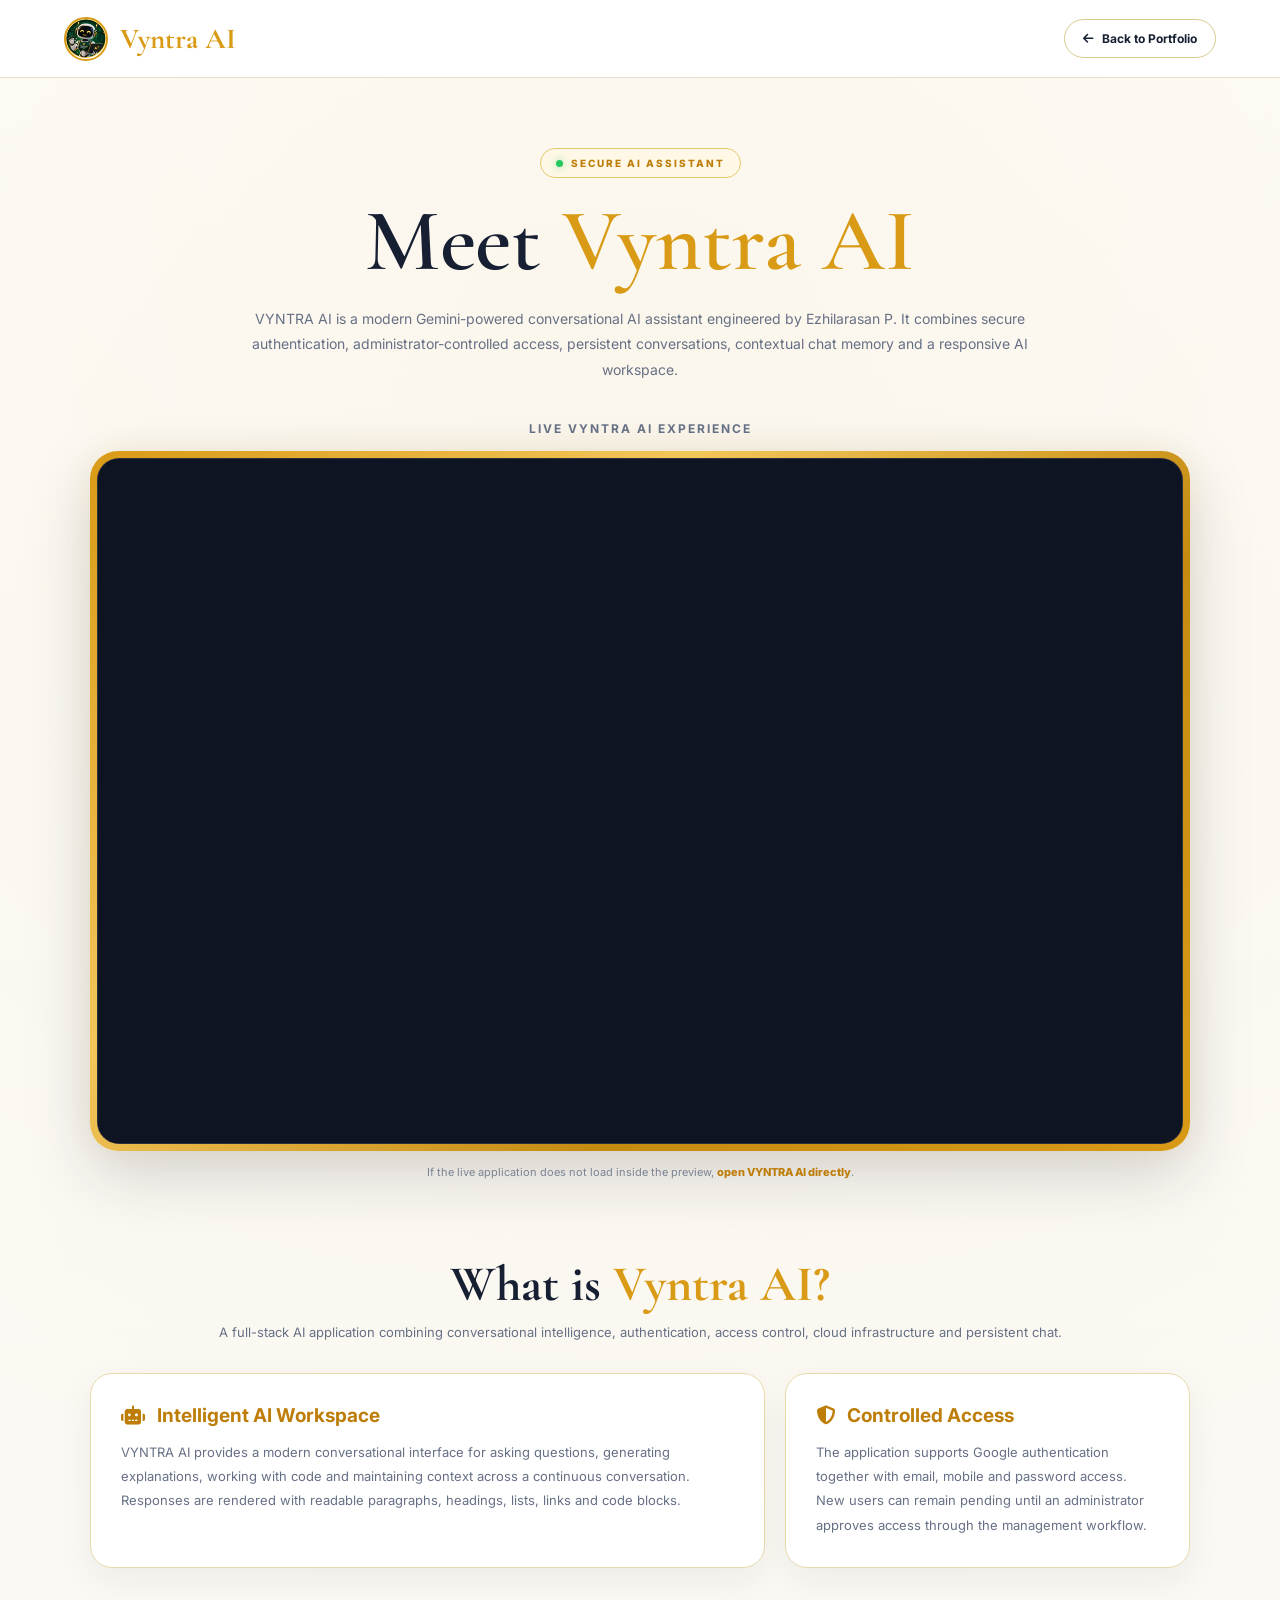
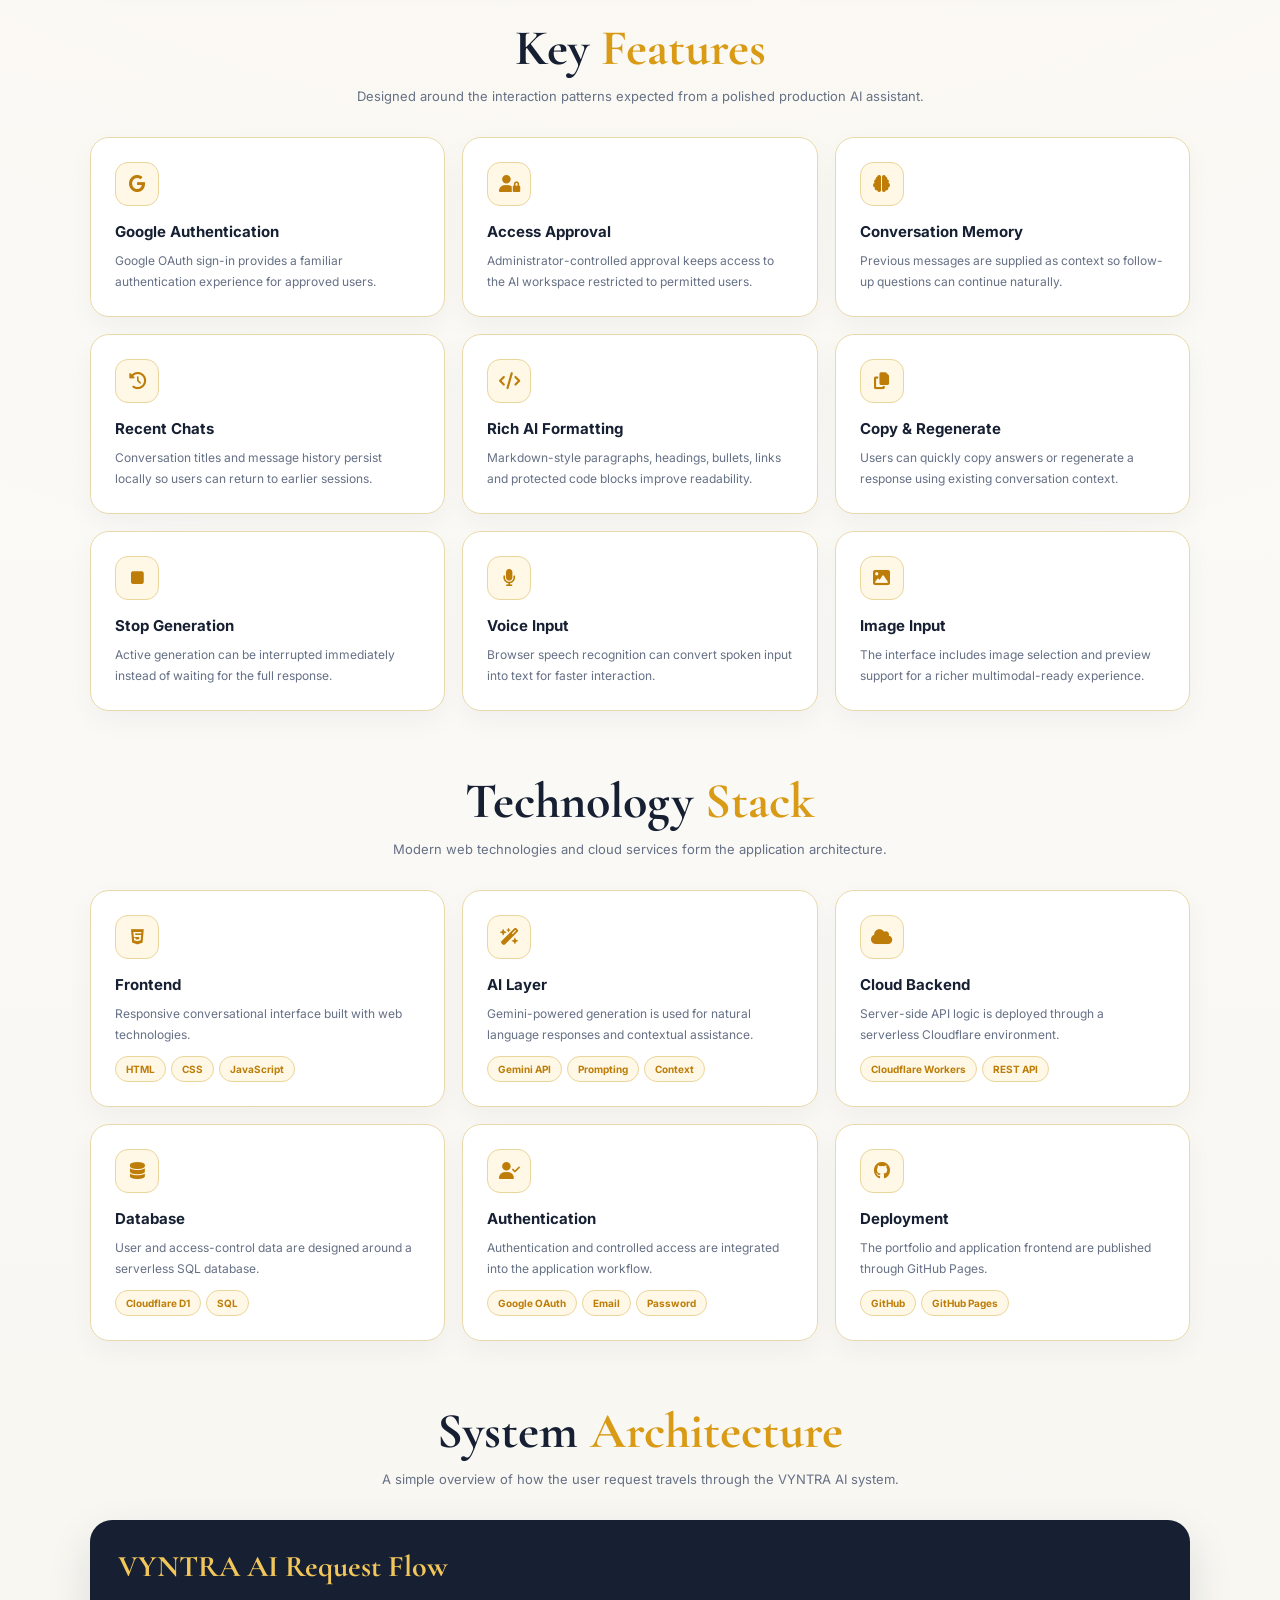
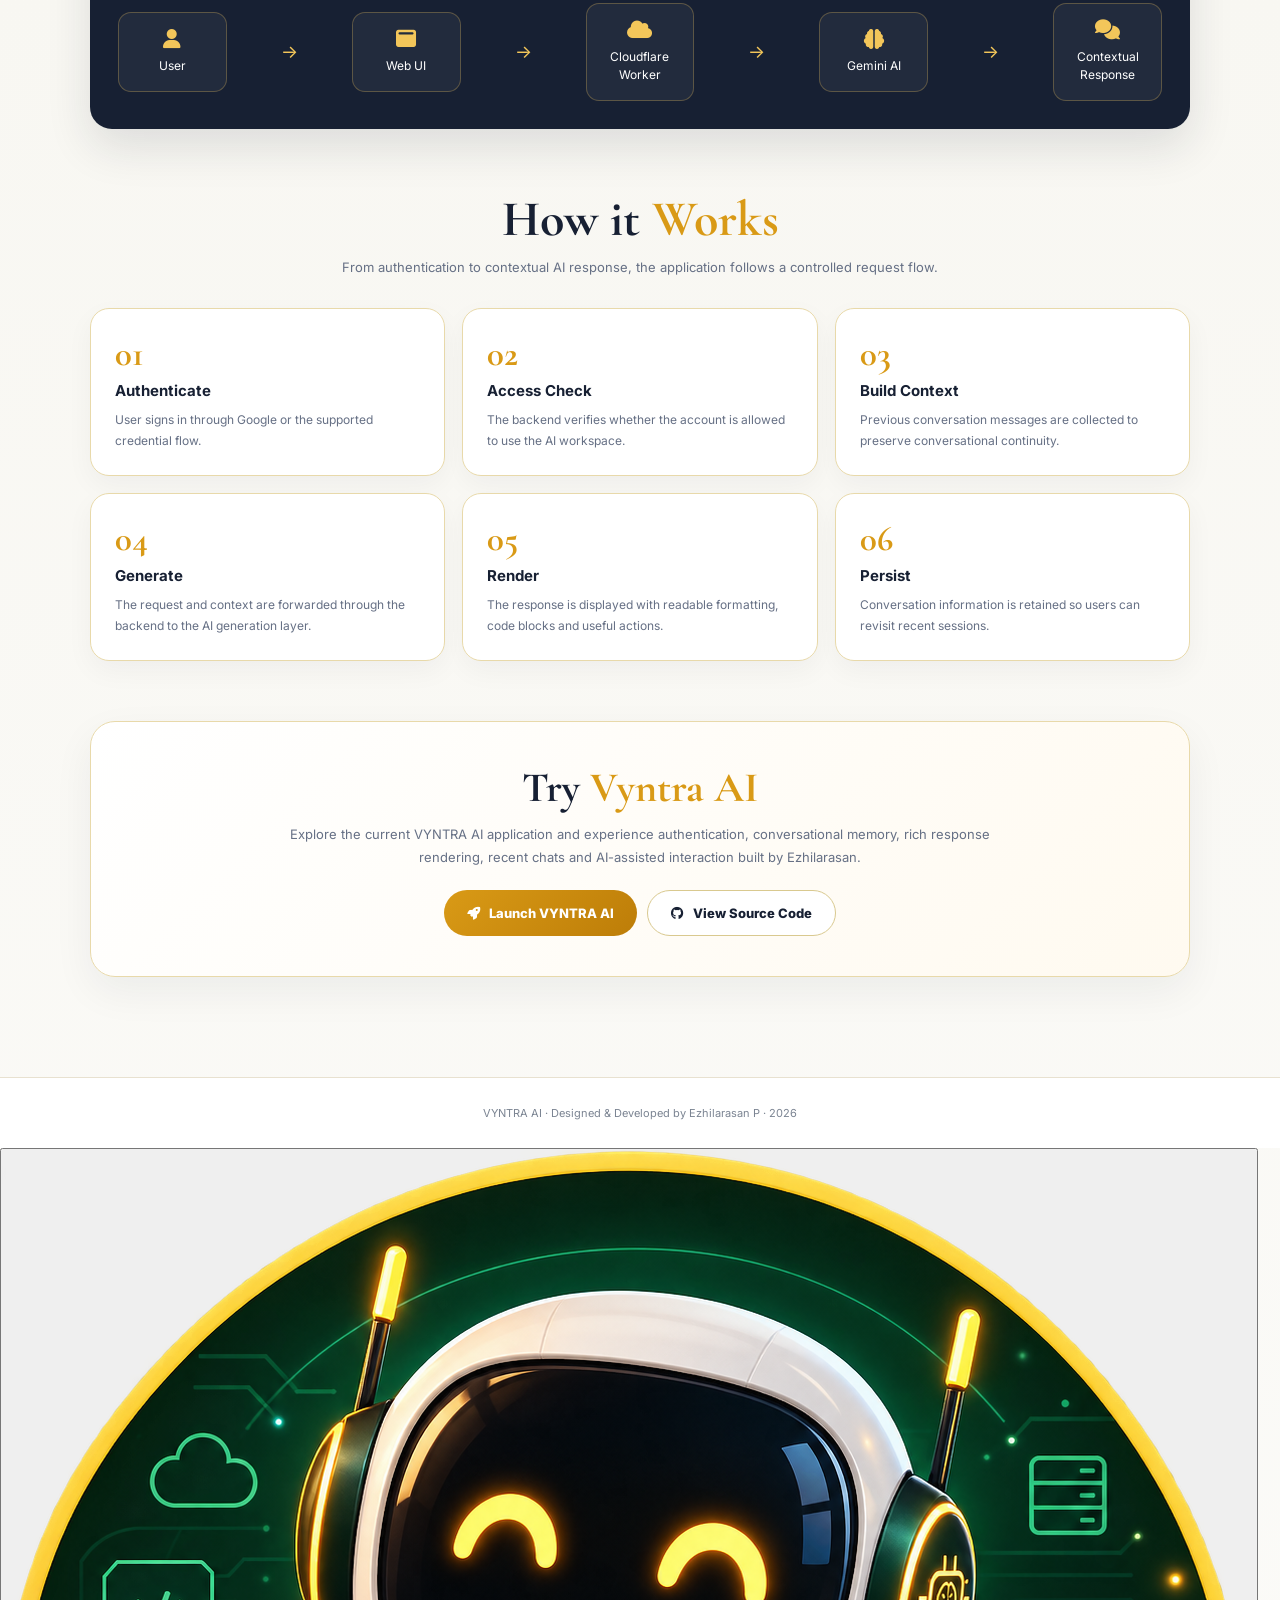
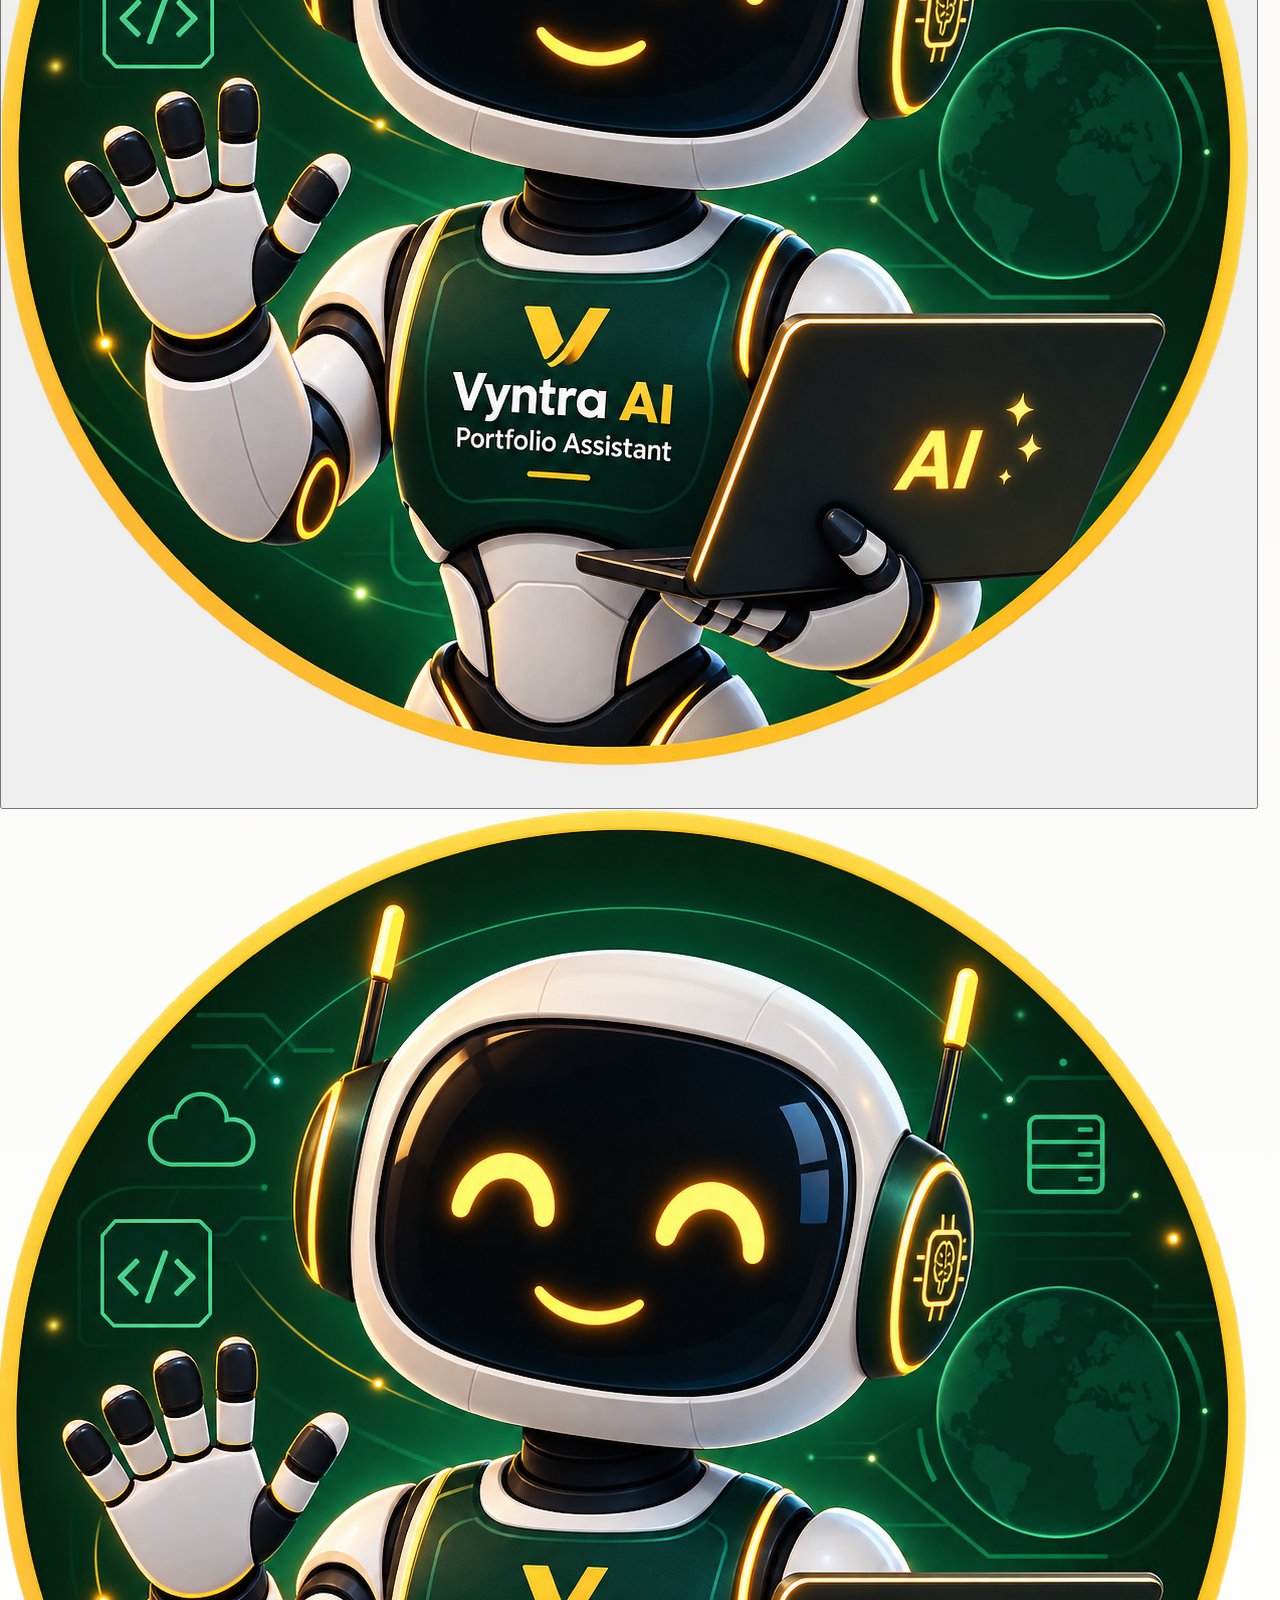
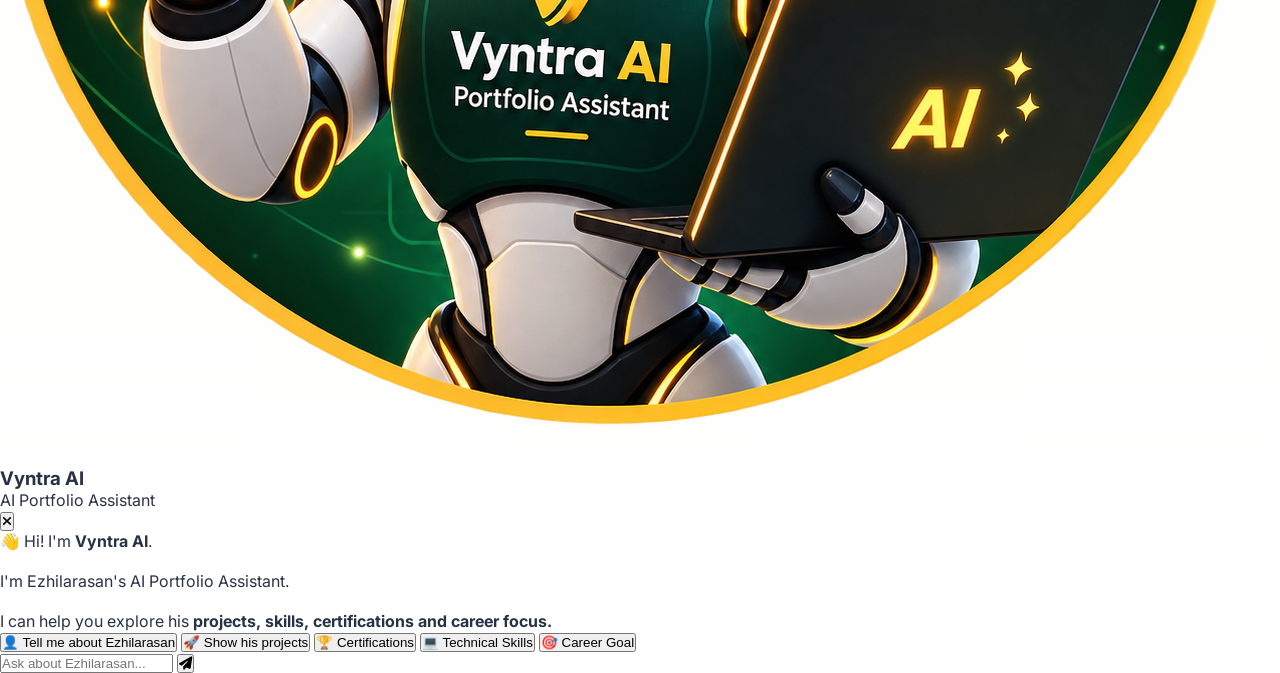
<file: vyntra-ai.html>
<!DOCTYPE html>
<html lang="en">
<head>
<meta charset="UTF-8">
<meta name="viewport" content="width=device-width, initial-scale=1.0">
<meta name="description" content="VYNTRA AI — secure, Gemini-powered AI assistant by Ezhilarasan P.">
<title>VYNTRA AI | Ezhilarasan P</title>
<link rel="preconnect" href="https://fonts.googleapis.com">
<link rel="preconnect" href="https://fonts.gstatic.com" crossorigin>
<link href="https://fonts.googleapis.com/css2?family=Cormorant+Garamond:wght@500;600;700&family=Inter:wght@400;500;600;700&display=swap" rel="stylesheet">
<link rel="stylesheet" href="https://cdnjs.cloudflare.com/ajax/libs/font-awesome/6.5.2/css/all.min.css">
<style>
:root{--bg:#f8f7f2;--white:#fff;--navy:#172033;--navy-light:#27334a;--gold:#d99a16;--gold-dark:#bd7d08;--gold-light:#f3c65a;--text:#283246;--muted:#667085;--border:#e8d9aa;--soft-gold:#fff8e6;--green:#25c760}
*{box-sizing:border-box;margin:0;padding:0}
html{scroll-behavior:smooth}
body{min-height:100vh;font-family:"Inter",sans-serif;color:var(--text);background:radial-gradient(circle at 50% 5%,rgba(217,154,22,.08),transparent 28%),linear-gradient(180deg,#fff 0%,#f8f7f2 45%,#fff 100%);overflow-x:hidden}
a{text-decoration:none;color:inherit}
.topbar{height:78px;padding:0 5%;display:flex;align-items:center;justify-content:space-between;background:rgba(255,255,255,.94);border-bottom:1px solid #e8e1d0;position:sticky;top:0;z-index:50;backdrop-filter:blur(14px)}
.brand{display:flex;align-items:center;gap:12px}
.brand-avatar{width:44px;height:44px;border-radius:50%;object-fit:cover;border:2px solid var(--gold);background:#fff}
.brand-name{font-family:"Cormorant Garamond",serif;font-size:29px;font-weight:700;color:var(--gold)}
.back-btn{display:inline-flex;align-items:center;gap:8px;padding:11px 18px;border-radius:25px;border:1px solid #d9c98f;color:var(--navy);background:#fff;font-size:12px;font-weight:700;transition:.25s}
.back-btn:hover{background:var(--gold);border-color:var(--gold);color:#fff;transform:translateY(-2px)}
.hero{text-align:center;padding:70px 20px 38px;max-width:1050px;margin:auto}
.eyebrow{display:inline-flex;align-items:center;gap:8px;padding:8px 15px;border-radius:20px;color:var(--gold-dark);background:var(--soft-gold);border:1px solid #e5c96b;font-size:10px;font-weight:800;letter-spacing:2px;text-transform:uppercase}
.eyebrow-dot{width:7px;height:7px;border-radius:50%;background:var(--green);box-shadow:0 0 8px rgba(37,199,96,.5)}
.hero h1{margin-top:22px;font-family:"Cormorant Garamond",serif;font-size:clamp(52px,7vw,88px);line-height:.95;font-weight:600;color:var(--navy)}
.hero h1 span{color:var(--gold)}
.hero p{max-width:820px;margin:22px auto 0;color:var(--muted);font-size:14px;line-height:1.85}
.preview-section{width:min(1200px,94%);margin:0 auto;text-align:center}
.preview-label{margin-bottom:15px;color:#667085;font-size:12px;letter-spacing:2px;font-weight:700;text-transform:uppercase}
.preview-frame{width:min(1100px,94%);height:700px;margin:0 auto;padding:7px;border-radius:28px;background:linear-gradient(135deg,#d99a16,#f3c65a,#c58b11,#d99a16);box-shadow:0 25px 65px rgba(23,32,51,.16),0 0 35px rgba(217,154,22,.10)}
.preview-inner{width:100%;height:100%;overflow:hidden;border-radius:22px;background:#0f1422;border:1px solid rgba(255,255,255,.12)}
.preview-inner iframe{width:100%;height:100%;display:block;border:0;background:#0f1422}
.preview-note{margin-top:14px;color:#7a8494;font-size:11px}
.direct-link{color:var(--gold-dark);font-weight:800}
.content{width:min(1100px,92%);margin:80px auto 100px}
.section-heading{text-align:center;margin-bottom:30px}
.section-heading h2{font-family:"Cormorant Garamond",serif;font-size:50px;line-height:1;color:var(--navy)}
.section-heading h2 span{color:var(--gold)}
.section-heading p{margin-top:12px;color:var(--muted);font-size:13px;line-height:1.7}
.overview{display:grid;grid-template-columns:1.25fr .75fr;gap:20px;margin-bottom:25px}
.card{padding:30px;border-radius:22px;background:#fff;border:1px solid var(--border);box-shadow:0 12px 35px rgba(23,32,51,.06);transition:.25s}
.card:hover{transform:translateY(-3px);box-shadow:0 18px 45px rgba(23,32,51,.09)}
.card h3{margin-bottom:13px;color:var(--gold-dark);font-size:19px}.card h3 i{margin-right:8px}
.card p{color:var(--muted);font-size:13px;line-height:1.85}
.feature-grid,.stack-grid,.flow-grid{display:grid;grid-template-columns:repeat(3,1fr);gap:17px;margin-top:20px}
.feature-card,.stack-card,.flow-card{padding:24px;border-radius:19px;background:#fff;border:1px solid var(--border);box-shadow:0 10px 28px rgba(23,32,51,.045);transition:.25s}
.feature-card:hover,.stack-card:hover,.flow-card:hover{transform:translateY(-5px);border-color:#d7b85d;box-shadow:0 15px 35px rgba(23,32,51,.08)}
.icon{width:44px;height:44px;display:grid;place-items:center;border-radius:13px;margin-bottom:16px;color:var(--gold-dark);background:var(--soft-gold);border:1px solid #ead59a;font-size:17px}
.feature-card h3,.stack-card h3,.flow-card h3{font-size:15px;margin-bottom:9px;color:var(--navy)}
.feature-card p,.stack-card p,.flow-card p{color:var(--muted);font-size:12px;line-height:1.75}
.stack-tag{display:inline-block;margin-top:11px;margin-right:5px;padding:6px 10px;border-radius:20px;color:var(--gold-dark);background:var(--soft-gold);border:1px solid #ead59a;font-size:10px;font-weight:700}
.flow-number{color:var(--gold);font-family:"Cormorant Garamond",serif;font-size:35px;font-weight:700;margin-bottom:6px}
.architecture{margin-top:20px;padding:28px;border-radius:22px;background:#172033;color:#fff;box-shadow:0 18px 45px rgba(23,32,51,.12)}
.architecture h3{font-family:"Cormorant Garamond",serif;font-size:30px;color:#f3c65a;margin-bottom:18px}
.arch-flow{display:grid;grid-template-columns:repeat(9,1fr);gap:8px;align-items:center}
.arch-node{padding:16px 10px;text-align:center;border:1px solid rgba(243,198,90,.28);border-radius:13px;background:rgba(255,255,255,.05);font-size:12px;line-height:1.5}
.arch-node i{display:block;color:#f3c65a;font-size:20px;margin-bottom:8px}
.arch-arrow{text-align:center;color:#f3c65a;font-size:18px}
.cta{margin-top:60px;padding:40px 25px;text-align:center;border-radius:25px;background:linear-gradient(135deg,#fff,#fffaf0);border:1px solid var(--border);box-shadow:0 15px 40px rgba(23,32,51,.06)}
.cta h2{font-family:"Cormorant Garamond",serif;font-size:42px;color:var(--navy)}.cta h2 span{color:var(--gold)}
.cta p{margin:10px auto 22px;max-width:700px;color:var(--muted);font-size:13px;line-height:1.75}
.cta-buttons{display:flex;justify-content:center;gap:10px;flex-wrap:wrap}
.launch-btn,.source-btn{display:inline-flex;align-items:center;gap:9px;padding:14px 23px;border-radius:28px;font-size:13px;font-weight:800;transition:.25s}
.launch-btn{color:#fff;background:linear-gradient(135deg,var(--gold),var(--gold-dark))}
.source-btn{color:var(--navy);background:#fff;border:1px solid #d9c98f}
.launch-btn:hover,.source-btn:hover{transform:translateY(-3px)}
.launch-btn:hover{box-shadow:0 12px 30px rgba(217,154,22,.25)}.source-btn:hover{background:var(--soft-gold)}
footer{padding:28px 20px;text-align:center;color:#7b8492;font-size:11px;background:#fff;border-top:1px solid #e8e1d0}
.reveal{animation:fadeUp .7s ease both}.reveal-scale{animation:scaleIn .8s ease both}
@keyframes fadeUp{from{opacity:0;transform:translateY(18px)}to{opacity:1;transform:none}}
@keyframes scaleIn{from{opacity:0;transform:scale(.98)}to{opacity:1;transform:none}}
@media(max-width:900px){.overview{grid-template-columns:1fr}.feature-grid,.stack-grid,.flow-grid{grid-template-columns:repeat(2,1fr)}.preview-frame{width:96%;height:620px}.arch-flow{grid-template-columns:1fr}.arch-arrow{transform:rotate(90deg)}}
@media(max-width:600px){.topbar{height:68px;padding:0 17px}.brand-avatar{width:38px;height:38px}.brand-name{font-size:24px}.back-btn{padding:9px 12px;font-size:10px}.hero{padding-top:50px}.hero h1{font-size:50px}.hero p{font-size:13px}.preview-section{width:96%}.preview-frame{width:100%;height:600px;border-radius:21px;padding:5px}.preview-inner{border-radius:17px}.feature-grid,.stack-grid,.flow-grid{grid-template-columns:1fr}.content{width:92%;margin-top:65px}.section-heading h2{font-size:40px}}
</style>
</head>

<body>
<header class="topbar">
  <a href="index.html" class="brand">
    <img src="vyntra-ai-avatar.png" alt="VYNTRA AI" class="brand-avatar">
    <span class="brand-name">Vyntra AI</span>
  </a>
  <a href="index.html" class="back-btn"><i class="fa-solid fa-arrow-left"></i> Back to Portfolio</a>
</header>

<section class="hero reveal">
  <div class="eyebrow"><span class="eyebrow-dot"></span>Secure AI Assistant</div>
  <h1>Meet <span>Vyntra AI</span></h1>
  <p>
    VYNTRA AI is a modern Gemini-powered conversational AI assistant engineered by
    Ezhilarasan P. It combines secure authentication, administrator-controlled access,
    persistent conversations, contextual chat memory and a responsive AI workspace.
  </p>
</section>

<section class="preview-section reveal-scale">
  <div class="preview-label">Live VYNTRA AI Experience</div>
  <div class="preview-frame">
    <div class="preview-inner">
      <iframe src="https://ezhilarasan0369.github.io/VYNTRA-AI/"
        title="VYNTRA AI Live Application"
        loading="lazy"
        allow="microphone; clipboard-read; clipboard-write"></iframe>
    </div>
  </div>
  <p class="preview-note">
    If the live application does not load inside the preview,
    <a class="direct-link" href="https://ezhilarasan0369.github.io/VYNTRA-AI/" target="_blank" rel="noopener noreferrer">open VYNTRA AI directly</a>.
  </p>
</section>

<main class="content">

  <div class="section-heading reveal">
    <h2>What is <span>Vyntra AI?</span></h2>
    <p>A full-stack AI application combining conversational intelligence, authentication, access control, cloud infrastructure and persistent chat.</p>
  </div>

  <section class="overview reveal">
    <article class="card">
      <h3><i class="fa-solid fa-robot"></i> Intelligent AI Workspace</h3>
      <p>
        VYNTRA AI provides a modern conversational interface for asking questions,
        generating explanations, working with code and maintaining context across a
        continuous conversation. Responses are rendered with readable paragraphs,
        headings, lists, links and code blocks.
      </p>
    </article>
    <article class="card">
      <h3><i class="fa-solid fa-shield-halved"></i> Controlled Access</h3>
      <p>
        The application supports Google authentication together with email, mobile
        and password access. New users can remain pending until an administrator
        approves access through the management workflow.
      </p>
    </article>
  </section>

  <div class="section-heading reveal" style="margin-top:55px">
    <h2>Key <span>Features</span></h2>
    <p>Designed around the interaction patterns expected from a polished production AI assistant.</p>
  </div>

  <section class="feature-grid reveal">
    <article class="feature-card"><div class="icon"><i class="fa-brands fa-google"></i></div><h3>Google Authentication</h3><p>Google OAuth sign-in provides a familiar authentication experience for approved users.</p></article>
    <article class="feature-card"><div class="icon"><i class="fa-solid fa-user-lock"></i></div><h3>Access Approval</h3><p>Administrator-controlled approval keeps access to the AI workspace restricted to permitted users.</p></article>
    <article class="feature-card"><div class="icon"><i class="fa-solid fa-brain"></i></div><h3>Conversation Memory</h3><p>Previous messages are supplied as context so follow-up questions can continue naturally.</p></article>
    <article class="feature-card"><div class="icon"><i class="fa-solid fa-clock-rotate-left"></i></div><h3>Recent Chats</h3><p>Conversation titles and message history persist locally so users can return to earlier sessions.</p></article>
    <article class="feature-card"><div class="icon"><i class="fa-solid fa-code"></i></div><h3>Rich AI Formatting</h3><p>Markdown-style paragraphs, headings, bullets, links and protected code blocks improve readability.</p></article>
    <article class="feature-card"><div class="icon"><i class="fa-solid fa-copy"></i></div><h3>Copy & Regenerate</h3><p>Users can quickly copy answers or regenerate a response using existing conversation context.</p></article>
    <article class="feature-card"><div class="icon"><i class="fa-solid fa-stop"></i></div><h3>Stop Generation</h3><p>Active generation can be interrupted immediately instead of waiting for the full response.</p></article>
    <article class="feature-card"><div class="icon"><i class="fa-solid fa-microphone"></i></div><h3>Voice Input</h3><p>Browser speech recognition can convert spoken input into text for faster interaction.</p></article>
    <article class="feature-card"><div class="icon"><i class="fa-solid fa-image"></i></div><h3>Image Input</h3><p>The interface includes image selection and preview support for a richer multimodal-ready experience.</p></article>
  </section>

  <div class="section-heading reveal" style="margin-top:65px">
    <h2>Technology <span>Stack</span></h2>
    <p>Modern web technologies and cloud services form the application architecture.</p>
  </div>

  <section class="stack-grid reveal">
    <article class="stack-card"><div class="icon"><i class="fa-brands fa-html5"></i></div><h3>Frontend</h3><p>Responsive conversational interface built with web technologies.</p><span class="stack-tag">HTML</span><span class="stack-tag">CSS</span><span class="stack-tag">JavaScript</span></article>
    <article class="stack-card"><div class="icon"><i class="fa-solid fa-wand-magic-sparkles"></i></div><h3>AI Layer</h3><p>Gemini-powered generation is used for natural language responses and contextual assistance.</p><span class="stack-tag">Gemini API</span><span class="stack-tag">Prompting</span><span class="stack-tag">Context</span></article>
    <article class="stack-card"><div class="icon"><i class="fa-solid fa-cloud"></i></div><h3>Cloud Backend</h3><p>Server-side API logic is deployed through a serverless Cloudflare environment.</p><span class="stack-tag">Cloudflare Workers</span><span class="stack-tag">REST API</span></article>
    <article class="stack-card"><div class="icon"><i class="fa-solid fa-database"></i></div><h3>Database</h3><p>User and access-control data are designed around a serverless SQL database.</p><span class="stack-tag">Cloudflare D1</span><span class="stack-tag">SQL</span></article>
    <article class="stack-card"><div class="icon"><i class="fa-solid fa-user-check"></i></div><h3>Authentication</h3><p>Authentication and controlled access are integrated into the application workflow.</p><span class="stack-tag">Google OAuth</span><span class="stack-tag">Email</span><span class="stack-tag">Password</span></article>
    <article class="stack-card"><div class="icon"><i class="fa-brands fa-github"></i></div><h3>Deployment</h3><p>The portfolio and application frontend are published through GitHub Pages.</p><span class="stack-tag">GitHub</span><span class="stack-tag">GitHub Pages</span></article>
  </section>

  <div class="section-heading reveal" style="margin-top:65px">
    <h2>System <span>Architecture</span></h2>
    <p>A simple overview of how the user request travels through the VYNTRA AI system.</p>
  </div>

  <section class="architecture reveal">
    <h3>VYNTRA AI Request Flow</h3>
    <div class="arch-flow">
      <div class="arch-node"><i class="fa-solid fa-user"></i>User</div>
      <div class="arch-arrow">→</div>
      <div class="arch-node"><i class="fa-solid fa-window-maximize"></i>Web UI</div>
      <div class="arch-arrow">→</div>
      <div class="arch-node"><i class="fa-solid fa-cloud"></i>Cloudflare Worker</div>
      <div class="arch-arrow">→</div>
      <div class="arch-node"><i class="fa-solid fa-brain"></i>Gemini AI</div>
      <div class="arch-arrow">→</div>
      <div class="arch-node"><i class="fa-solid fa-comments"></i>Contextual Response</div>
    </div>
  </section>

  <div class="section-heading reveal" style="margin-top:65px">
    <h2>How it <span>Works</span></h2>
    <p>From authentication to contextual AI response, the application follows a controlled request flow.</p>
  </div>

  <section class="flow-grid reveal">
    <article class="flow-card"><div class="flow-number">01</div><h3>Authenticate</h3><p>User signs in through Google or the supported credential flow.</p></article>
    <article class="flow-card"><div class="flow-number">02</div><h3>Access Check</h3><p>The backend verifies whether the account is allowed to use the AI workspace.</p></article>
    <article class="flow-card"><div class="flow-number">03</div><h3>Build Context</h3><p>Previous conversation messages are collected to preserve conversational continuity.</p></article>
    <article class="flow-card"><div class="flow-number">04</div><h3>Generate</h3><p>The request and context are forwarded through the backend to the AI generation layer.</p></article>
    <article class="flow-card"><div class="flow-number">05</div><h3>Render</h3><p>The response is displayed with readable formatting, code blocks and useful actions.</p></article>
    <article class="flow-card"><div class="flow-number">06</div><h3>Persist</h3><p>Conversation information is retained so users can revisit recent sessions.</p></article>
  </section>

  <section class="cta reveal">
    <h2>Try <span>Vyntra AI</span></h2>
    <p>
      Explore the current VYNTRA AI application and experience authentication,
      conversational memory, rich response rendering, recent chats and AI-assisted
      interaction built by Ezhilarasan.
    </p>
    <div class="cta-buttons">
      <a class="launch-btn" href="https://ezhilarasan0369.github.io/VYNTRA-AI/" target="_blank" rel="noopener noreferrer"><i class="fa-solid fa-rocket"></i> Launch VYNTRA AI</a>
      <a class="source-btn" href="https://github.com/Ezhilarasan0369/VYNTRA-AI" target="_blank" rel="noopener noreferrer"><i class="fa-brands fa-github"></i> View Source Code</a>
    </div>
  </section>

</main>

<footer>VYNTRA AI · Designed & Developed by Ezhilarasan P · 2026</footer>

<script src="./vyntra-assistant.js"></script>
</body>
</html>
</file>
<file: style.css>
/* =========================================================
   EZHILARASAN P - PORTFOLIO
   COMPLETE WHITE + GOLD PROFESSIONAL THEME
========================================================= */


/* =========================================================
   1. RESET
========================================================= */

* {
    margin: 0;
    padding: 0;
    box-sizing: border-box;
}

html {
    scroll-behavior: smooth;
}

body {
    margin: 0;
    padding: 0;
    min-height: 100vh;

    background: #ffffff;
    color: #1f2937;

    font-family: "Inter", sans-serif;

    overflow-x: hidden;
}

a {
    text-decoration: none;
    color: inherit;
}

button,
input,
textarea {
    font-family: inherit;
}

img {
    max-width: 100%;
    display: block;
}


/* =========================================================
   2. COLOUR SYSTEM
========================================================= */

:root {

    --white: #ffffff;

    --black: #111827;

    --dark: #1f2937;

    --text: #374151;

    --muted: #4b5563;

    --light-text: #6b7280;

    --gold: #d99d00;

    --gold-dark: #b77900;

    --gold-light: #f5b82e;

    --gold-pale: #fff8df;

    --border: #e5e7eb;

    --gold-border: #e5c66b;

    --card-shadow:
        0 12px 35px rgba(0, 0, 0, 0.07);

    --soft-shadow:
        0 8px 25px rgba(0, 0, 0, 0.06);
}


/* =========================================================
   3. GLOBAL PAGE
========================================================= */

main,
section,
article {
    background: transparent;
}

.dark-page,
.home-page,
.resume-page,
.contact-page,
.certificates-page,
.certifications-page,
.linkedin-page,
.vyntra-page {
    background: #ffffff;
    color: var(--dark);
}


/* =========================================================
   4. NAVBAR
========================================================= */

.navbar {

    width: 100%;
    min-height: 86px;

    padding: 0 4%;

    display: flex;
    align-items: center;
    justify-content: space-between;

    gap: 25px;

    background: #ffffff;

    border-bottom:
        1px solid #eeeeee;

    position: relative;

    z-index: 1000;
}


/* BRAND */

.navbar-brand {

    display: flex;
    align-items: center;

    gap: 18px;

    flex-shrink: 0;
}


/* LOGO */

.logo {

    font-family:
        "Cormorant Garamond",
        serif;

    font-size: 36px;

    font-weight: 700;

    letter-spacing: 1px;

    color: var(--gold-dark);

    transition:
        color 0.25s ease;
}

.logo:hover {
    color: var(--gold);
}


/* =========================================================
   5. HAMBURGER
========================================================= */

.menu-btn {

    width: 56px;
    height: 56px;

    border-radius: 50%;

    border:
        1px solid var(--gold-border);

    background: #ffffff;

    color: var(--gold-dark);

    font-size: 21px;

    cursor: pointer;

    display: flex;
    align-items: center;
    justify-content: center;

    transition:
        all 0.25s ease;
}

.menu-btn:hover {

    background: var(--gold);

    color: #111827;

    transform: translateY(-2px);
}


/* =========================================================
   6. NORMAL NAVIGATION
========================================================= */

.navbar nav {
    flex: 1;

    display: flex;

    justify-content: center;
}

.nav-links {

    list-style: none;

    display: flex;

    align-items: center;

    justify-content: center;

    gap: 34px;
}

.nav-links a {

    position: relative;

    color: #222222;

    font-size: 16px;

    font-weight: 600;

    padding: 10px 0;

    transition:
        color 0.25s ease;
}

.nav-links a::after {

    content: "";

    position: absolute;

    left: 0;
    bottom: 2px;

    width: 0;
    height: 2px;

    background: var(--gold);

    transition:
        width 0.25s ease;
}

.nav-links a:hover,
.nav-links a.active {

    color: var(--gold-dark);
}

.nav-links a:hover::after,
.nav-links a.active::after {

    width: 100%;
}


/* =========================================================
   7. CONTACT BUTTON
========================================================= */

.contact-btn {

    padding:
        15px 30px;

    border-radius:
        40px;

    background:
        var(--gold-light);

    color:
        #172015;

    font-size:
        16px;

    font-weight:
        700;

    white-space:
        nowrap;

    transition:
        all 0.25s ease;

    box-shadow:
        0 8px 20px rgba(217, 157, 0, 0.16);
}

.contact-btn:hover {

    background:
        var(--gold);

    transform:
        translateY(-2px);

    box-shadow:
        0 12px 25px rgba(217, 157, 0, 0.22);
}


/* =========================================================
   8. HOME PAGE
========================================================= */

.home-page {

    width: 100%;

    min-height:
        calc(100vh - 86px);

    background:
        #ffffff;
}


/* HERO */

.home-hero {

    width: 100%;

    max-width:
        1500px;

    margin:
        0 auto;

    padding:
        65px 5% 90px;

    display:
        grid;

    grid-template-columns:
        0.85fr 1.15fr;

    gap:
        70px;

    align-items:
        center;
}


/* =========================================================
   HOME LEFT
========================================================= */

.home-left {

    position:
        relative;

    display:
        flex;

    flex-direction:
        column;

    align-items:
        flex-start;
}


/* CLOUD WORD */

.cloud-word {

    position:
        absolute;

    top:
        -35px;

    left:
        15px;

    font-family:
        "Cormorant Garamond",
        serif;

    font-size:
        clamp(80px, 10vw, 150px);

    font-weight:
        700;

    color:
        rgba(217, 157, 0, 0.08);

    pointer-events:
        none;

    z-index:
        0;
}


/* SPARK */

.spark {

    position:
        absolute;

    top:
        -5px;

    left:
        0;

    color:
        var(--gold);

    font-size:
        30px;

    z-index:
        2;
}


/* =========================================================
   HOME PHOTO FRAME
========================================================= */

.home-photo-wrap {

    width:
        min(470px, 100%);

    aspect-ratio:
        4 / 5;

    padding:
        10px;

    background:
        linear-gradient(
            135deg,
            #f5b82e,
            #fff3bd,
            #d99d00
        );

    border-radius:
        28px;

    box-shadow:
        0 25px 60px
        rgba(0, 0, 0, 0.12);

    position:
        relative;

    z-index:
        2;
}

.home-photo-wrap::before {

    content: "";

    position:
        absolute;

    inset:
        18px;

    border:
        1px solid
        rgba(255,255,255,0.65);

    border-radius:
        20px;

    pointer-events:
        none;

    z-index:
        3;
}

.home-photo {

    width:
        100%;

    height:
        100%;

    object-fit:
        cover;

    object-position:
        center top;

    border-radius:
        20px;

    position:
        relative;

    z-index:
        2;
}


/* If image has no wrapper */

.home-left > .home-photo {

    width:
        min(470px, 100%);

    height:
        570px;

    object-fit:
        cover;

    object-position:
        center top;

    border-radius:
        28px;

    border:
        8px solid
        #ffffff;

    outline:
        2px solid
        var(--gold-border);

    box-shadow:
        0 20px 50px
        rgba(0,0,0,0.10);
}


/* HOME DESCRIPTION */

.home-description {

    max-width:
        540px;

    margin-top:
        28px;

    color:
        var(--muted);

    font-size:
        17px;

    line-height:
        1.9;
}


/* =========================================================
   HOME CONTENT
========================================================= */

.home-content {

    min-width:
        0;
}

.hello {

    font-size:
        20px;

    font-weight:
        600;

    color:
        var(--gold-dark);

    margin-bottom:
        12px;
}

.home-content h2 {

    font-family:
        "Cormorant Garamond",
        serif;

    font-size:
        clamp(45px, 5vw, 70px);

    line-height:
        0.95;

    color:
        var(--dark);

    margin-bottom:
        20px;
}

.home-content h1 {

    max-width:
        800px;

    font-family:
        "Cormorant Garamond",
        serif;

    font-size:
        clamp(55px, 6vw, 92px);

    line-height:
        0.92;

    font-weight:
        700;

    color:
        #1f2937;

    margin-bottom:
        38px;
}

.home-content h1 span {

    display:
        block;

    color:
        var(--gold);

    margin-top:
        12px;
}


/* INFO */

.home-info {

    display:
        flex;

    flex-direction:
        column;

    gap:
        10px;

    margin-bottom:
        32px;
}

.home-info p {

    color:
        var(--muted);

    font-size:
        17px;

    line-height:
        1.5;
}

.home-info strong {

    color:
        var(--gold-dark);
}


/* =========================================================
   SOCIAL ICONS
========================================================= */

.social-icons {

    display:
        flex;

    gap:
        16px;

    margin-bottom:
        32px;
}

.social-icons a {

    width:
        62px;

    height:
        62px;

    border-radius:
        50%;

    background:
        #ffffff;

    border:
        1px solid
        #e3e3e3;

    display:
        flex;

    align-items:
        center;

    justify-content:
        center;

    color:
        #333333;

    font-size:
        21px;

    box-shadow:
        0 8px 22px
        rgba(0,0,0,0.06);

    transition:
        all 0.25s ease;
}

.social-icons a:hover {

    background:
        var(--gold-light);

    border-color:
        var(--gold);

    color:
        #172015;

    transform:
        translateY(-4px);
}


/* =========================================================
   BUTTONS
========================================================= */

.home-buttons {

    display:
        flex;

    gap:
        18px;

    flex-wrap:
        wrap;
}

.btn {

    display:
        inline-flex;

    align-items:
        center;

    justify-content:
        center;

    gap:
        10px;

    min-height:
        56px;

    padding:
        14px 30px;

    border-radius:
        35px;

    font-size:
        16px;

    font-weight:
        700;

    transition:
        all 0.25s ease;
}

.btn.primary {

    background:
        var(--gold-light);

    color:
        #172015;
}

.btn.primary:hover {

    background:
        var(--gold);

    transform:
        translateY(-3px);
}

.btn.outline {

    background:
        #ffffff;

    color:
        #333333;

    border:
        1px solid
        #bdbdbd;
}

.btn.outline:hover {

    color:
        var(--gold-dark);

    border-color:
        var(--gold);

    transform:
        translateY(-3px);
}


/* =========================================================
   STATS
========================================================= */

.stats {

    display:
        grid;

    grid-template-columns:
        repeat(3, 1fr);

    gap:
        18px;

    margin-top:
        45px;
}

.stat {

    padding:
        25px;

    min-height:
        120px;

    background:
        #ffffff;

    border:
        1px solid
        var(--gold-border);

    border-radius:
        20px;

    box-shadow:
        var(--soft-shadow);
}

.stat strong {

    display:
        block;

    color:
        var(--gold);

    font-family:
        "Cormorant Garamond",
        serif;

    font-size:
        46px;

    line-height:
        1;
}

.stat span {

    display:
        block;

    margin-top:
        8px;

    color:
        #374151;

    font-size:
        15px;

    font-weight:
        500;
}


/* =========================================================
   9. COMMON PAGE HEADING
========================================================= */

.page-heading {

    max-width:
        1400px;

    margin:
        0 auto;

    padding:
        70px 5% 45px;
}

.page-heading h1 {

    font-family:
        "Cormorant Garamond",
        serif;

    font-size:
        clamp(55px, 7vw, 95px);

    line-height:
        0.95;

    color:
        #1f2937;

    margin-bottom:
        20px;
}

.page-heading p {

    max-width:
        850px;

    color:
        var(--muted);

    font-size:
        17px;

    line-height:
        1.8;
}


/* =========================================================
   10. RESUME PAGE
========================================================= */

.resume-page {

    max-width:
        1500px;

    margin:
        0 auto;

    padding-bottom:
        90px;
}

.resume-hero {

    padding:
        70px 5%;

    display:
        grid;

    grid-template-columns:
        1fr 0.8fr;

    gap:
        70px;

    align-items:
        center;
}

.resume-text h1 {

    font-family:
        "Cormorant Garamond",
        serif;

    font-size:
        clamp(55px, 6vw, 90px);

    line-height:
        0.95;

    color:
        #1f2937;

    margin-bottom:
        30px;
}

.resume-text p {

    color:
        var(--muted);

    font-size:
        17px;

    line-height:
        1.8;

    margin-bottom:
        15px;

    max-width:
        850px;
}

.resume-photo img {

    width:
        100%;

    max-height:
        620px;

    object-fit:
        cover;

    object-position:
        center top;

    border-radius:
        25px;

    border:
        1px solid
        var(--gold-border);

    box-shadow:
        var(--card-shadow);
}


/* RESUME GRID */

.resume-grid {

    padding:
        20px 5%;

    display:
        grid;

    grid-template-columns:
        repeat(2, 1fr);

    gap:
        24px;
}

.resume-card {

    padding:
        30px;

    background:
        #ffffff;

    border:
        1px solid
        #e5e7eb;

    border-radius:
        22px;

    box-shadow:
        var(--soft-shadow);

    transition:
        transform 0.25s ease,
        box-shadow 0.25s ease;
}

.resume-card:hover {

    transform:
        translateY(-5px);

    box-shadow:
        var(--card-shadow);
}

.resume-card h2 {

    display:
        flex;

    align-items:
        center;

    gap:
        12px;

    color:
        #1f2937;

    margin-bottom:
        20px;

    font-size:
        24px;
}

.resume-card h2 i {

    color:
        var(--gold);
}

.resume-card h3 {

    color:
        var(--gold-dark);

    margin-bottom:
        10px;
}

.resume-card p,
.resume-card li {

    color:
        var(--muted);

    line-height:
        1.7;
}

.resume-card ul {

    padding-left:
        20px;
}


/* =========================================================
   11. SKILL TAGS
========================================================= */

.skill-tags {

    display:
        flex;

    flex-wrap:
        wrap;

    gap:
        9px;
}

.skill-tags span {

    padding:
        8px 13px;

    border-radius:
        20px;

    background:
        var(--gold-pale);

    border:
        1px solid
        rgba(217,157,0,0.28);

    color:
        #8a6500;

    font-size:
        13px;

    font-weight:
        600;
}


/* =========================================================
   12. PROJECTS
========================================================= */

.projects-grid {

    max-width:
        1400px;

    margin:
        0 auto;

    padding:
        10px 5% 90px;

    display:
        grid;

    grid-template-columns:
        repeat(2, 1fr);

    gap:
        30px;
}

.project-card {

    overflow:
        hidden;

    background:
        #ffffff;

    border:
        1px solid
        #e5e7eb;

    border-radius:
        25px;

    box-shadow:
        var(--card-shadow);

    transition:
        all 0.3s ease;
}

.project-card:hover {

    transform:
        translateY(-7px);

    border-color:
        var(--gold-border);
}

.project-card img {

    width:
        100%;

    height:
        350px;

    object-fit:
        cover;
}

.project-top {

    padding:
        22px 25px 0;

    display:
        flex;

    justify-content:
        space-between;

    color:
        #6b7280;

    font-size:
        14px;
}

.badge {

    padding:
        7px 12px;

    border-radius:
        20px;

    background:
        var(--gold-pale);

    color:
        var(--gold-dark);

    border:
        1px solid
        rgba(217,157,0,0.25);
}

.project-content {

    padding:
        25px;
}

.project-content h2 {

    color:
        #1f2937;

    font-size:
        25px;

    margin-bottom:
        12px;
}

.project-content p {

    color:
        var(--muted);

    line-height:
        1.7;

    margin-bottom:
        20px;
}


/* =========================================================
   13. CERTIFICATIONS
========================================================= */

.certifications-page,
.certificates-page {

    max-width:
        1500px;

    margin:
        0 auto;

    padding-bottom:
        100px;
}


/* CREDENTIAL EYEBROW */

.eyebrow {

    display:
        inline-flex;

    align-items:
        center;

    gap:
        12px;

    color:
        var(--gold-dark);

    font-size:
        15px;

    font-weight:
        700;

    letter-spacing:
        2px;

    margin-bottom:
        22px;
}

.eyebrow::before {

    content:
        "";

    width:
        35px;

    height:
        2px;

    background:
        var(--gold);
}


/* CERTIFICATION HEADING */

.certifications-page h1,
.certificates-page h1 {

    font-family:
        "Cormorant Garamond",
        serif;

    font-size:
        clamp(55px, 7vw, 100px);

    line-height:
        0.95;

    color:
        #1f2937 !important;

    opacity:
        1 !important;
}

.certifications-page h1 span,
.certificates-page h1 span {

    color:
        var(--gold) !important;

    opacity:
        1 !important;
}


/* CERTIFICATION DESCRIPTION */

.certifications-page .page-heading p,
.certificates-page .page-heading p {

    color:
        #4b5563 !important;

    opacity:
        1 !important;

    font-size:
        17px;

    line-height:
        1.8;
}


/* CERT STATS */

.certification-stats {

    max-width:
        1400px;

    margin:
        10px auto 50px;

    padding:
        0 5%;

    display:
        grid;

    grid-template-columns:
        repeat(3, 1fr);

    gap:
        20px;
}

.certification-stats .stat {

    background:
        #ffffff !important;

    border:
        1px solid
        var(--gold-border) !important;

    min-height:
        125px;

    padding:
        25px;
}

.certification-stats .stat strong {

    color:
        var(--gold) !important;

    font-family:
        "Cormorant Garamond",
        serif;

    font-size:
        45px;
}

.certification-stats .stat span {

    color:
        #374151 !important;

    opacity:
        1 !important;
}


/* CERTIFICATE GRID */

.certificates-grid {

    max-width:
        1400px;

    margin:
        0 auto;

    padding:
        0 5%;

    display:
        grid;

    grid-template-columns:
        repeat(3, 1fr);

    gap:
        25px;
}

.certificate-card {

    background:
        #ffffff;

    border:
        1px solid
        #e5e7eb;

    border-radius:
        22px;

    overflow:
        hidden;

    box-shadow:
        var(--soft-shadow);

    transition:
        all 0.3s ease;
}

.certificate-card:hover {

    transform:
        translateY(-6px);

    border-color:
        var(--gold-border);
}

.certificate-card img {

    width:
        100%;

    height:
        250px;

    object-fit:
        cover;
}

.certificate-content {

    padding:
        22px;
}

.certificate-content h2 {

    color:
        #1f2937;

    margin-bottom:
        10px;
}

.certificate-content p {

    color:
        #4b5563;

    line-height:
        1.6;
}


/* =========================================================
   14. LINKEDIN
========================================================= */

.linkedin-grid {

    max-width:
        1400px;

    margin:
        0 auto;

    padding:
        10px 5% 90px;

    display:
        grid;

    grid-template-columns:
        repeat(3, 1fr);

    gap:
        25px;
}

.linkedin-card {

    background:
        #ffffff;

    border:
        1px solid
        #e5e7eb;

    border-radius:
        22px;

    overflow:
        hidden;

    box-shadow:
        var(--soft-shadow);

    transition:
        all 0.3s ease;
}

.linkedin-card:hover {

    transform:
        translateY(-6px);

    border-color:
        var(--gold-border);
}

.linkedin-card img {

    width:
        100%;

    height:
        260px;

    object-fit:
        cover;
}

.linkedin-content {

    padding:
        24px;
}

.linkedin-content h2 {

    color:
        #1f2937;

    margin-bottom:
        12px;
}

.linkedin-content p {

    color:
        #4b5563;

    line-height:
        1.7;
}


/* =========================================================
   15. CONTACT PAGE
========================================================= */

.contact-page {

    max-width:
        1500px;

    margin:
        0 auto;

    padding:
        70px 5% 100px;

    display:
        grid;

    grid-template-columns:
        1fr 0.8fr;

    gap:
        70px;
}

.contact-info {

    min-width:
        0;
}

.contact-info h1 {

    font-family:
        "Cormorant Garamond",
        serif;

    font-size:
        clamp(55px, 6vw, 90px);

    line-height:
        0.95;

    color:
        #1f2937;

    margin-bottom:
        25px;
}

.contact-info h1 span {

    display:
        block;

    color:
        var(--gold);
}

.contact-intro {

    color:
        #4b5563;

    font-size:
        17px;

    line-height:
        1.8;

    max-width:
        800px;

    margin-bottom:
        35px;
}


/* CONTACT CARDS */

.contact-cards {

    display:
        flex;

    flex-direction:
        column;

    gap:
        14px;
}

.contact-card {

    display:
        flex;

    align-items:
        center;

    gap:
        18px;

    padding:
        18px;

    background:
        #ffffff;

    border:
        1px solid
        #e5e7eb;

    border-radius:
        18px;

    box-shadow:
        var(--soft-shadow);

    transition:
        all 0.25s ease;
}

.contact-card:hover {

    transform:
        translateX(5px);

    border-color:
        var(--gold-border);
}

.contact-icon {

    width:
        48px;

    height:
        48px;

    flex-shrink:
        0;

    display:
        flex;

    align-items:
        center;

    justify-content:
        center;

    border-radius:
        50%;

    background:
        var(--gold-pale);

    color:
        var(--gold-dark);

    font-size:
        18px;
}

.contact-card span {

    display:
        block;

    color:
        #6b7280;

    font-size:
        13px;

    margin-bottom:
        4px;
}

.contact-card strong {

    color:
        #1f2937;

    font-size:
        15px;
}


/* =========================================================
   16. CONTACT FORM
========================================================= */

.contact-form-box {

    padding:
        35px;

    background:
        #ffffff;

    border:
        1px solid
        #e5e7eb;

    border-radius:
        25px;

    box-shadow:
        var(--card-shadow);

    height:
        fit-content;
}

.form-group {

    margin-bottom:
        20px;
}

.form-group label {

    display:
        block;

    margin-bottom:
        8px;

    color:
        #374151;

    font-size:
        14px;

    font-weight:
        600;
}

.form-group input,
.form-group textarea {

    width:
        100%;

    border:
        1px solid
        #d1d5db;

    background:
        #fafafa;

    color:
        #1f2937;

    border-radius:
        12px;

    padding:
        14px 15px;

    outline:
        none;

    transition:
        border-color 0.25s ease,
        box-shadow 0.25s ease;
}

.form-group input:focus,
.form-group textarea:focus {

    border-color:
        var(--gold);

    box-shadow:
        0 0 0 3px
        rgba(217,157,0,0.10);
}

.form-group textarea {

    min-height:
        140px;

    resize:
        vertical;
}

.form-group input::placeholder,
.form-group textarea::placeholder {

    color:
        #9ca3af;
}

.send-btn {

    width:
        100%;

    min-height:
        54px;

    border:
        none;

    border-radius:
        30px;

    background:
        var(--gold-light);

    color:
        #172015;

    font-weight:
        700;

    font-size:
        16px;

    cursor:
        pointer;

    transition:
        all 0.25s ease;
}

.send-btn:hover {

    background:
        var(--gold);

    transform:
        translateY(-2px);
}


/* =========================================================
   17. SIDE MENU
========================================================= */

.menu-overlay {

    position:
        fixed;

    inset:
        0;

    background:
        rgba(0,0,0,0.35);

    opacity:
        0;

    visibility:
        hidden;

    z-index:
        1999;

    transition:
        all 0.3s ease;
}

.menu-overlay.show {

    opacity:
        1;

    visibility:
        visible;
}

.side-menu {

    position:
        fixed;

    top:
        0;

    left:
        0;

    width:
        min(360px, 88vw);

    height:
        100vh;

    background:
        #ffffff;

    border-right:
        1px solid
        #e5e7eb;

    box-shadow:
        15px 0 50px
        rgba(0,0,0,0.12);

    z-index:
        2000;

    transform:
        translateX(-105%);

    transition:
        transform 0.35s ease;

    padding:
        30px 24px;
}

.side-menu.open {

    transform:
        translateX(0);
}

.close-menu {

    width:
        45px;

    height:
        45px;

    border:
        1px solid
        #e5e7eb;

    background:
        #ffffff;

    color:
        #333333;

    border-radius:
        50%;

    cursor:
        pointer;

    display:
        flex;

    align-items:
        center;

    justify-content:
        center;

    margin-left:
        auto;

    font-size:
        18px;
}

.close-menu:hover {

    background:
        var(--gold);

    border-color:
        var(--gold);
}


/* SIDE MENU TITLE */

.side-menu-title {

    margin:
        35px 0;
}

.side-menu-title span {

    color:
        #6b7280;

    font-size:
        12px;

    letter-spacing:
        2px;

    font-weight:
        700;
}

.side-menu-title h2 {

    margin-top:
        5px;

    font-family:
        "Cormorant Garamond",
        serif;

    font-size:
        40px;

    color:
        var(--gold-dark);
}


/* SIDE LINKS */

.side-menu-links {

    display:
        flex;

    flex-direction:
        column;

    gap:
        8px;
}

.side-menu-links a {

    display:
        flex;

    align-items:
        center;

    gap:
        15px;

    padding:
        15px;

    border-radius:
        12px;

    color:
        #374151;

    font-weight:
        600;

    transition:
        all 0.25s ease;
}

.side-menu-links a i {

    width:
        22px;

    color:
        var(--gold-dark);
}

.side-menu-links a:hover,
.side-menu-links a.active {

    color:
        var(--gold-dark);

    background:
        var(--gold-pale);
}


/* =========================================================
   18. VYNTRA AI LAUNCHER
========================================================= */

.vyntra-launcher {

    position:
        fixed;

    right:
        28px;

    bottom:
        28px;

    width:
        78px;

    height:
        78px;

    padding:
        4px;

    border:
        2px solid
        var(--gold);

    border-radius:
        50%;

    background:
        #ffffff;

    display:
        flex;

    align-items:
        center;

    justify-content:
        center;

    cursor:
        pointer;

    z-index:
        9998;

    box-shadow:
        0 10px 35px
        rgba(0,0,0,0.16);

    transition:
        all 0.3s ease;
}

.vyntra-launcher:hover {

    transform:
        translateY(-5px)
        scale(1.04);

    box-shadow:
        0 15px 40px
        rgba(217,157,0,0.20);
}

.vyntra-launcher img {

    width:
        64px;

    height:
        64px;

    border-radius:
        50%;

    object-fit:
        cover;

    display:
        block;
}


/* =========================================================
   19. VYNTRA CHAT WINDOW
========================================================= */

.vyntra-chat {

    position:
        fixed;

    right:
        28px;

    bottom:
        120px;

    width:
        min(410px, calc(100vw - 30px));

    height:
        min(620px, calc(100vh - 150px));

    background:
        #ffffff;

    border:
        1px solid
        var(--gold-border);

    border-radius:
        24px;

    box-shadow:
        0 25px 70px
        rgba(0,0,0,0.18);

    overflow:
        hidden;

    z-index:
        9999;

    display:
        none;

    flex-direction:
        column;
}

.vyntra-chat.open {

    display:
        flex;
}


/* VYNTRA HEADER */

.vyntra-header {

    min-height:
        80px;

    padding:
        14px 18px;

    background:
        #ffffff;

    border-bottom:
        1px solid
        #eeeeee;

    display:
        flex;

    align-items:
        center;

    gap:
        12px;
}

.vyntra-header img {

    width:
        54px;

    height:
        54px;

    border-radius:
        50%;

    object-fit:
        cover;

    border:
        2px solid
        var(--gold);
}

.vyntra-header h3 {

    color:
        #1f2937;

    font-size:
        18px;
}

.vyntra-header p {

    color:
        #6b7280;

    font-size:
        12px;
}


/* CHAT BODY */

.vyntra-messages {

    flex:
        1;

    overflow-y:
        auto;

    padding:
        20px;

    background:
        #ffffff;
}


/* MESSAGE */

.ai-message {

    max-width:
        88%;

    padding:
        15px 17px;

    margin-bottom:
        13px;

    background:
        #f1f5f3;

    color:
        #26332d;

    border-radius:
        16px;

    line-height:
        1.6;

    font-size:
        14px;
}

.user-message {

    max-width:
        88%;

    margin-left:
        auto;

    padding:
        15px 17px;

    margin-bottom:
        13px;

    background:
        var(--gold-light);

    color:
        #172015;

    border-radius:
        16px;

    line-height:
        1.6;

    font-size:
        14px;
}


/* CHAT INPUT */

.vyntra-input-area {

    padding:
        12px;

    background:
        #ffffff;

    border-top:
        1px solid
        #eeeeee;

    display:
        flex;

    gap:
        8px;
}

.vyntra-input-area input {

    flex:
        1;

    min-width:
        0;

    border:
        1px solid
        #d1d5db;

    background:
        #fafafa;

    color:
        #222222;

    border-radius:
        14px;

    padding:
        13px;

    outline:
        none;
}

.vyntra-input-area input:focus {

    border-color:
        var(--gold);
}

.vyntra-input-area button {

    width:
        48px;

    border:
        none;

    border-radius:
        13px;

    background:
        var(--gold-light);

    color:
        #172015;

    cursor:
        pointer;

    font-size:
        17px;
}


/* =========================================================
   20. VYNTRA AI FULL PAGE
========================================================= */

.vyntra-page {

    min-height:
        calc(100vh - 86px);

    padding:
        55px 5% 100px;

    text-align:
        center;
}

.vyntra-page h1 {

    font-family:
        "Cormorant Garamond",
        serif;

    font-size:
        clamp(55px, 7vw, 100px);

    color:
        #1f2937;
}

.vyntra-page h1 span {

    color:
        var(--gold);
}

.vyntra-page p {

    color:
        #4b5563;

    line-height:
        1.7;
}


/* VYNTRA PREVIEW */

.vyntra-preview {

    width:
        min(900px, 100%);

    height:
        540px;

    margin:
        40px auto 0;

    padding:
        7px;

    background:
        linear-gradient(
            135deg,
            #d99d00,
            #f5e3a5,
            #d99d00
        );

    border-radius:
        25px;

    box-shadow:
        0 20px 60px
        rgba(0,0,0,0.12);
}

.vyntra-preview iframe {

    width:
        100%;

    height:
        100%;

    border:
        none;

    border-radius:
        19px;

    background:
        #ffffff;
}


/* =========================================================
   21. FOOTER
========================================================= */

.site-footer {

    width:
        100%;

    background:
        #ffffff;

    color:
        #444444;

    margin-top:
        20px;

    padding:
        0 28px;

    border-top:
        1px solid
        #eeeeee;
}

.footer-top-line {

    width:
        100%;

    height:
        1px;

    background:
        rgba(217,157,0,0.25);
}

.footer-content {

    min-height:
        90px;

    max-width:
        1500px;

    margin:
        0 auto;

    display:
        flex;

    align-items:
        center;

    justify-content:
        space-between;

    gap:
        30px;
}

.footer-links {

    display:
        flex;

    align-items:
        center;

    gap:
        25px;

    flex-wrap:
        wrap;
}

.footer-links a {

    color:
        #555555;

    font-size:
        14px;

    font-weight:
        500;

    transition:
        color 0.25s ease;
}

.footer-links a:hover {

    color:
        var(--gold-dark);
}

.footer-copy {

    color:
        #777777;

    font-size:
        14px;

    text-align:
        center;

    white-space:
        nowrap;
}

.footer-location {

    color:
        #333333;

    font-size:
        14px;

    white-space:
        nowrap;

    border-bottom:
        1px solid
        var(--gold);

    padding-bottom:
        4px;
}

.footer-location i {

    color:
        var(--gold);

    margin-right:
        6px;
}


/* =========================================================
   22. SMALL LINKS
========================================================= */

.small-link {

    display:
        inline-block;

    margin-top:
        15px;

    color:
        var(--gold-dark);

    font-weight:
        700;
}

.small-link:hover {

    color:
        var(--gold);
}


/* =========================================================
   23. SCROLLBAR
========================================================= */

::-webkit-scrollbar {

    width:
        8px;
}

::-webkit-scrollbar-track {

    background:
        #f5f5f5;
}

::-webkit-scrollbar-thumb {

    background:
        #d4a529;

    border-radius:
        10px;
}

::-webkit-scrollbar-thumb:hover {

    background:
        #b77900;
}


/* =========================================================
   24. SELECTION
========================================================= */

::selection {

    background:
        #f5b82e;

    color:
        #172015;
}


/* =========================================================
   25. RESPONSIVE - TABLET
========================================================= */

@media (max-width: 1100px) {

    .nav-links {
        gap:
            20px;
    }

    .nav-links a {
        font-size:
            14px;
    }

    .contact-btn {
        padding:
            13px 22px;

        font-size:
            14px;
    }

    .home-hero {

        grid-template-columns:
            1fr;

        gap:
            50px;
    }

    .home-left {

        align-items:
            center;
    }

    .home-description {

        text-align:
            center;
    }

    .home-content {

        text-align:
            center;
    }

    .home-content h1,
    .home-content h2 {

        margin-left:
            auto;

        margin-right:
            auto;
    }

    .home-info,
    .social-icons,
    .home-buttons {

        justify-content:
            center;
    }

    .resume-hero {

        grid-template-columns:
            1fr;
    }

    .contact-page {

        grid-template-columns:
            1fr;
    }

    .certificates-grid,
    .linkedin-grid {

        grid-template-columns:
            repeat(2, 1fr);
    }
}


/* =========================================================
   26. RESPONSIVE - MOBILE
========================================================= */

@media (max-width: 800px) {

    .navbar {

        min-height:
            75px;

        padding:
            0 18px;
    }

    .navbar nav {

        display:
            none;
    }

    .logo {

        font-size:
            30px;
    }

    .menu-btn {

        width:
            48px;

        height:
            48px;
    }

    .contact-btn {

        padding:
            11px 17px;

        font-size:
            13px;
    }


    /* HOME */

    .home-hero {

        padding:
            45px 20px 70px;

        gap:
            40px;
    }

    .home-left > .home-photo {

        width:
            min(360px, 100%);

        height:
            450px;
    }

    .home-content h2 {

        font-size:
            50px;
    }

    .home-content h1 {

        font-size:
            clamp(48px, 12vw, 70px);
    }

    .home-description {

        font-size:
            15px;
    }

    .stats {

        grid-template-columns:
            1fr;

        width:
            100%;
    }


    /* COMMON */

    .page-heading {

        padding:
            50px 20px 30px;
    }

    .page-heading h1 {

        font-size:
            58px;
    }


    /* RESUME */

    .resume-hero {

        padding:
            50px 20px;

        gap:
            40px;
    }

    .resume-grid {

        padding:
            20px;

        grid-template-columns:
            1fr;
    }


    /* PROJECTS */

    .projects-grid {

        padding:
            10px 20px 70px;

        grid-template-columns:
            1fr;
    }


    /* CERTIFICATIONS */

    .certification-stats {

        padding:
            0 20px;

        grid-template-columns:
            1fr;
    }

    .certificates-grid {

        padding:
            0 20px;

        grid-template-columns:
            1fr;
    }


    /* LINKEDIN */

    .linkedin-grid {

        padding:
            10px 20px 70px;

        grid-template-columns:
            1fr;
    }


    /* CONTACT */

    .contact-page {

        padding:
            50px 20px 80px;

        gap:
            40px;
    }

    .contact-info h1 {

        font-size:
            60px;
    }

    .contact-form-box {

        padding:
            25px;
    }


    /* VYNTRA */

    .vyntra-launcher {

        width:
            66px;

        height:
            66px;

        right:
            18px;

        bottom:
            18px;
    }

    .vyntra-launcher img {

        width:
            54px;

        height:
            54px;
    }

    .vyntra-chat {

        right:
            15px;

        bottom:
            95px;

        width:
            calc(100vw - 30px);

        height:
            min(620px, calc(100vh - 120px));
    }

    .vyntra-preview {

        height:
            420px;
    }


    /* FOOTER */

    .footer-content {

        flex-direction:
            column;

        justify-content:
            center;

        padding:
            28px 0;

        text-align:
            center;
    }

    .footer-links {

        justify-content:
            center;

        gap:
            14px 22px;
    }

    .footer-copy {

        white-space:
            normal;
    }

    .footer-location {

        white-space:
            normal;
    }
}


/* =========================================================
   27. VERY SMALL MOBILE
========================================================= */

@media (max-width: 500px) {

    .navbar {

        gap:
            10px;
    }

    .navbar-brand {

        gap:
            10px;
    }

    .logo {

        font-size:
            26px;
    }

    .contact-btn {

        padding:
            10px 13px;

        font-size:
            12px;
    }

    .home-content h2 {

        font-size:
            43px;
    }

    .home-content h1 {

        font-size:
            47px;
    }

    .home-left > .home-photo {

        height:
            400px;
    }

    .social-icons a {

        width:
            54px;

        height:
            54px;
    }

    .btn {

        width:
            100%;
    }

    .resume-text h1,
    .contact-info h1 {

        font-size:
            50px;
    }

    .page-heading h1,
    .certifications-page h1,
    .certificates-page h1 {

        font-size:
            50px;
    }

    .footer-links {

        gap:
            12px 16px;
    }
}
/* =========================================================
   FINAL TEXT VISIBILITY FIX
   RESUME / ABOUT PAGE
========================================================= */

/* Resume page main text */

.resume-page,
.resume-page p,
.resume-page li,
.resume-page span {
    color: #374151 !important;
    opacity: 1 !important;
}


/* Resume main heading */

.resume-page h1 {
    color: #1f2937 !important;
    opacity: 1 !important;
}


/* Resume section headings */

.resume-page h2 {
    color: #1f2937 !important;
    opacity: 1 !important;
}


/* Resume sub headings */

.resume-page h3 {
    color: #d99d00 !important;
    opacity: 1 !important;
}


/* Icons */

.resume-page h2 i {
    color: #d99d00 !important;
    opacity: 1 !important;
}


/* Education / career / description */

.resume-page .resume-text p,
.resume-page .resume-card p {
    color: #374151 !important;
    opacity: 1 !important;
}


/* Lists */

.resume-page .resume-card ul,
.resume-page .resume-card li {
    color: #374151 !important;
    opacity: 1 !important;
}


/* Strong text */

.resume-page strong {
    color: #1f2937 !important;
    opacity: 1 !important;
}


/* Skill tags */

.resume-page .skill-tags span {
    color: #8a6500 !important;
    background: #fff8df !important;
    border-color: #e5c66b !important;
    opacity: 1 !important;
}


/* Certification / project links */

.resume-page .small-link {
    color: #c48700 !important;
    opacity: 1 !important;
}


/* Resume cards */

.resume-page .resume-card {
    background: #ffffff !important;
    color: #374151 !important;
    opacity: 1 !important;
}


/* Resume image */

.resume-page .resume-photo {
    opacity: 1 !important;
}


/* =========================================================
   PAGE HEADING FIX
========================================================= */

.page-heading h1 {
    color: #1f2937 !important;
    opacity: 1 !important;
}

.page-heading p {
    color: #4b5563 !important;
    opacity: 1 !important;
}


/* =========================================================
   CERTIFICATIONS PAGE TEXT FIX
========================================================= */

.certifications-page,
.certificates-page {
    color: #374151 !important;
}

.certifications-page h1,
.certificates-page h1 {
    color: #1f2937 !important;
    opacity: 1 !important;
}

.certifications-page h1 span,
.certificates-page h1 span {
    color: #d99d00 !important;
    opacity: 1 !important;
}

.certifications-page p,
.certificates-page p {
    color: #4b5563 !important;
    opacity: 1 !important;
}

.certification-stats .stat strong {
    color: #d99d00 !important;
    opacity: 1 !important;
}

.certification-stats .stat span {
    color: #374151 !important;
    opacity: 1 !important;
}

.certificate-card h2 {
    color: #1f2937 !important;
    opacity: 1 !important;
}

.certificate-card p {
    color: #4b5563 !important;
    opacity: 1 !important;
}


/* =========================================================
   PROJECT PAGE TEXT FIX
========================================================= */

.project-card h2 {
    color: #1f2937 !important;
    opacity: 1 !important;
}

.project-card p {
    color: #4b5563 !important;
    opacity: 1 !important;
}

.project-top {
    color: #4b5563 !important;
    opacity: 1 !important;
}


/* =========================================================
   LINKEDIN PAGE TEXT FIX
========================================================= */

.linkedin-card h2 {
    color: #1f2937 !important;
    opacity: 1 !important;
}

.linkedin-card p {
    color: #4b5563 !important;
    opacity: 1 !important;
}


/* =========================================================
   CONTACT PAGE TEXT FIX
========================================================= */

.contact-info h1 {
    color: #1f2937 !important;
    opacity: 1 !important;
}

.contact-info h1 span {
    color: #d99d00 !important;
    opacity: 1 !important;
}

.contact-intro {
    color: #4b5563 !important;
    opacity: 1 !important;
}

.contact-card strong {
    color: #1f2937 !important;
    opacity: 1 !important;
}

.contact-card span {
    color: #4b5563 !important;
    opacity: 1 !important;
}

.form-group label {
    color: #374151 !important;
    opacity: 1 !important;
}


/* =========================================================
   REMOVE ANY FADED / LOW OPACITY EFFECT
========================================================= */

.resume-page *,
.certifications-page *,
.certificates-page *,
.projects-grid *,
.linkedin-grid *,
.contact-page * {
    opacity: 1;
}
/* =====================================================
   GLOBAL SCROLL REVEAL
   Works on ALL portfolio pages
===================================================== */

.reveal {
    opacity: 0;
    transform: translateY(45px);
    transition:
        opacity 0.8s ease,
        transform 0.8s ease;
}

.reveal.show {
    opacity: 1;
    transform: translateY(0);
}


/* =====================================================
   STAGGER EFFECT
===================================================== */

.reveal:nth-child(1) {
    transition-delay: 0.05s;
}

.reveal:nth-child(2) {
    transition-delay: 0.12s;
}

.reveal:nth-child(3) {
    transition-delay: 0.19s;
}

.reveal:nth-child(4) {
    transition-delay: 0.26s;
}

.reveal:nth-child(5) {
    transition-delay: 0.33s;
}

.reveal:nth-child(6) {
    transition-delay: 0.40s;
}


/* =====================================================
   DISABLE ANIMATION FOR REDUCED MOTION
===================================================== */

@media (prefers-reduced-motion: reduce) {

    .reveal {
        opacity: 1;
        transform: none;
        transition: none;
    }

}
/* =====================================================
   FIXED PORTFOLIO NAVBAR
   ===================================================== */

.navbar {
    position: fixed !important;
    top: 0 !important;
    left: 0 !important;
    right: 0 !important;

    width: 100% !important;
    height: 88px;

    z-index: 9999 !important;

    background: rgba(255, 255, 255, 0.96) !important;
    backdrop-filter: blur(14px);
    -webkit-backdrop-filter: blur(14px);

    border-bottom: 1px solid rgba(23, 59, 38, 0.08);

    box-shadow: 0 4px 20px rgba(23, 59, 38, 0.04);
}

/* Content starts below fixed navbar */
body {
    padding-top: 88px;
}

/* Mobile */
@media (max-width: 700px) {

    .navbar {
        height: 72px;
    }

    body {
        padding-top: 72px;
    }
}
/* =========================================
   PERSONAL PORTFOLIO PROJECT PREVIEW
   ========================================= */

.portfolio-preview {
    width: 100%;
    height: 100%;
    min-height: 330px;
    background: #ffffff;
    border: 1px solid #ead9b0;
    border-radius: 18px;
    overflow: hidden;
    color: #1e293b;
}

.preview-navbar {
    height: 55px;
    display: flex;
    align-items: center;
    justify-content: space-between;
    padding: 0 22px;
    border-bottom: 1px solid #eee6d7;
    background: #ffffff;
}

.preview-logo {
    font-family: Georgia, serif;
    font-size: 20px;
    font-weight: 700;
    color: #c58b16;
}

.preview-nav {
    display: flex;
    align-items: center;
    gap: 16px;
    font-size: 8px;
    font-weight: 600;
    color: #263043;
}

.preview-nav span:first-child {
    color: #d0920b;
}

.preview-contact {
    background: #f8b82e;
    color: #151515;
    padding: 8px 14px;
    border-radius: 20px;
    font-size: 8px;
    font-weight: 700;
}

.preview-content {
    padding: 48px 45px;
    text-align: left;
}

.preview-small {
    color: #c58b16;
    font-size: 12px;
    font-weight: 700;
    margin-bottom: 8px;
}

.preview-name {
    font-family: Georgia, serif;
    font-size: 34px;
    line-height: 1;
    font-weight: 700;
    color: #172033;
    margin-bottom: 4px;
}

.preview-role {
    font-family: Georgia, serif;
    font-size: 25px;
    line-height: 1.05;
    font-weight: 700;
    color: #172033;
}

.preview-role span {
    color: #d3950c;
}

.preview-description {
    margin-top: 18px;
    color: #64748b;
    font-size: 10px;
    line-height: 1.7;
}


/* Mobile */
@media (max-width: 700px) {

    .preview-nav {
        display: none;
    }

    .preview-contact {
        display: none;
    }

    .preview-content {
        padding: 35px 25px;
    }

    .preview-name {
        font-size: 27px;
    }

    .preview-role {
        font-size: 20px;
    }

}
/* =========================================================
   MODERN VYNTRA AI FLOATING ASSISTANT
========================================================= */

#portfolio-ai-assistant {
    position: fixed;
    right: 28px;
    bottom: 28px;

    width: 72px;
    height: 72px;

    display: flex;
    align-items: center;
    justify-content: center;

    text-decoration: none;

    z-index: 99999;

    cursor: pointer;

    isolation: isolate;
}


/* ---------------------------------------------------------
   OUTER GLOW
--------------------------------------------------------- */

.ai-orb-glow {
    position: absolute;

    width: 72px;
    height: 72px;

    border-radius: 50%;

    background:
        linear-gradient(
            135deg,
            #6c5ce7,
            #8e5cff,
            #3b82f6,
            #22d3ee
        );

    filter: blur(18px);

    opacity: 0.45;

    animation: vyntraGlow 3s ease-in-out infinite;

    z-index: -2;
}


/* ---------------------------------------------------------
   MAIN ORB
--------------------------------------------------------- */

.ai-orb {
    position: relative;

    width: 64px;
    height: 64px;

    border-radius: 50%;

    display: flex;
    align-items: center;
    justify-content: center;

    background:
        linear-gradient(
            145deg,
            #111827,
            #17142d 45%,
            #101827
        );

    border: 1px solid rgba(255,255,255,0.22);

    box-shadow:
        0 10px 35px rgba(0,0,0,0.28),
        inset 0 1px 1px rgba(255,255,255,0.14);

    overflow: hidden;

    transition:
        transform .35s cubic-bezier(.2,.8,.2,1),
        box-shadow .35s ease;
}


/* ---------------------------------------------------------
   GRADIENT RING
--------------------------------------------------------- */

.ai-orb-ring {
    position: absolute;

    inset: 3px;

    border-radius: 50%;

    background:
        conic-gradient(
            from 0deg,
            #7c3aed,
            #6366f1,
            #06b6d4,
            #8b5cf6,
            #7c3aed
        );

    animation: vyntraRotate 5s linear infinite;

    opacity: .95;

    -webkit-mask:
        linear-gradient(#000 0 0) content-box,
        linear-gradient(#000 0 0);

    -webkit-mask-composite: xor;

    mask-composite: exclude;

    padding: 2px;
}


/* ---------------------------------------------------------
   CENTER V
--------------------------------------------------------- */

.ai-orb-core {
    position: relative;

    width: 43px;
    height: 43px;

    border-radius: 14px;

    display: flex;
    align-items: center;
    justify-content: center;

    background:
        linear-gradient(
            135deg,
            #6d4aff,
            #9b5cff,
            #3b82f6
        );

    color: white;

    font-family:
        Inter,
        Arial,
        sans-serif;

    font-size: 24px;

    font-weight: 800;

    box-shadow:
        0 5px 20px rgba(99,102,241,.35);

    z-index: 2;
}


/* ---------------------------------------------------------
   SPARKS
--------------------------------------------------------- */

.ai-orb-spark {
    position: absolute;

    color: white;

    font-size: 8px;

    opacity: .8;

    z-index: 3;
}

.spark-1 {
    top: 10px;
    right: 12px;

    animation: sparkFloat 2s ease-in-out infinite;
}

.spark-2 {
    bottom: 12px;
    left: 11px;

    font-size: 6px;

    animation: sparkFloat 2.5s ease-in-out infinite reverse;
}


/* ---------------------------------------------------------
   HOVER
--------------------------------------------------------- */

#portfolio-ai-assistant:hover .ai-orb {
    transform:
        scale(1.08)
        rotate(-2deg);

    box-shadow:
        0 15px 45px rgba(0,0,0,.35),
        0 0 30px rgba(99,102,241,.25),
        inset 0 1px 1px rgba(255,255,255,.18);
}

#portfolio-ai-assistant:hover .ai-orb-glow {
    opacity: .7;

    transform: scale(1.15);
}


/* ---------------------------------------------------------
   LABEL
--------------------------------------------------------- */

.ai-assistant-label {
    position: absolute;

    right: 82px;
    top: 50%;

    transform:
        translateY(-50%)
        translateX(12px);

    display: flex;

    flex-direction: column;

    min-width: 120px;

    padding: 10px 14px;

    border-radius: 14px;

    background:
        rgba(17,24,39,.82);

    border:
        1px solid rgba(255,255,255,.12);

    backdrop-filter: blur(14px);
    -webkit-backdrop-filter: blur(14px);

    box-shadow:
        0 12px 35px rgba(0,0,0,.18);

    opacity: 0;

    visibility: hidden;

    transition:
        opacity .25s ease,
        transform .25s ease;
}

.ai-assistant-label strong {
    font-size: 12px;

    font-weight: 700;

    background:
        linear-gradient(
            90deg,
            #8b5cf6,
            #38bdf8
        );

    -webkit-background-clip: text;
    background-clip: text;

    color: transparent;
}

.ai-assistant-label small {
    margin-top: 2px;

    color: #aeb7c8;

    font-size: 10px;
}

#portfolio-ai-assistant:hover .ai-assistant-label {
    opacity: 1;

    visibility: visible;

    transform:
        translateY(-50%)
        translateX(0);
}


/* ---------------------------------------------------------
   ANIMATIONS
--------------------------------------------------------- */

@keyframes vyntraGlow {

    0%,
    100% {
        transform: scale(.92);
        opacity: .35;
    }

    50% {
        transform: scale(1.15);
        opacity: .6;
    }
}

@keyframes vyntraRotate {

    from {
        transform: rotate(0deg);
    }

    to {
        transform: rotate(360deg);
    }
}

@keyframes sparkFloat {

    0%,
    100% {
        transform: translateY(0);
        opacity: .45;
    }

    50% {
        transform: translateY(-4px);
        opacity: 1;
    }
}


/* ---------------------------------------------------------
   MOBILE
--------------------------------------------------------- */

@media (max-width: 700px) {

    #portfolio-ai-assistant {
        right: 18px;
        bottom: 18px;

        width: 62px;
        height: 62px;
    }

    .ai-orb-glow {
        width: 62px;
        height: 62px;
    }

    .ai-orb {
        width: 56px;
        height: 56px;
    }

    .ai-orb-core {
        width: 38px;
        height: 38px;

        font-size: 21px;

        border-radius: 12px;
    }

    .ai-assistant-label {
        display: none;
    }
}
/* ================================
   MODERN VYNTRA AI ASSISTANT
================================ */

.vyntra-floating-ai {
    position: fixed !important;
    right: 28px !important;
    bottom: 28px !important;
    width: 68px !important;
    height: 68px !important;

    display: flex !important;
    align-items: center !important;
    justify-content: center !important;

    border-radius: 50% !important;

    background: linear-gradient(
        135deg,
        #6d4aff,
        #8b5cf6,
        #3b82f6,
        #06b6d4
    ) !important;

    padding: 3px !important;

    box-shadow:
        0 10px 35px rgba(80, 70, 220, .35),
        0 0 30px rgba(99, 102, 241, .25) !important;

    cursor: pointer !important;

    z-index: 999999 !important;

    text-decoration: none !important;

    transition:
        transform .3s ease,
        box-shadow .3s ease !important;

    animation: vyntraAIFloat 3s ease-in-out infinite !important;
}

.vyntra-floating-ai:hover {
    transform: scale(1.1) !important;

    box-shadow:
        0 15px 45px rgba(80, 70, 220, .45),
        0 0 45px rgba(99, 102, 241, .35) !important;
}


/* Inner glass */

.vyntra-ai-inner {
    width: 100% !important;
    height: 100% !important;

    border-radius: 50% !important;

    display: flex !important;
    align-items: center !important;
    justify-content: center !important;

    background:
        radial-gradient(
            circle at 35% 25%,
            #262044,
            #11131d 65%
        ) !important;

    border: 1px solid rgba(255,255,255,.18) !important;

    position: relative !important;

    overflow: hidden !important;
}


/* V */

.vyntra-ai-v {
    width: 42px !important;
    height: 42px !important;

    border-radius: 13px !important;

    display: flex !important;
    align-items: center !important;
    justify-content: center !important;

    color: white !important;

    font-family: Arial, sans-serif !important;

    font-size: 24px !important;

    font-weight: 900 !important;

    background:
        linear-gradient(
            135deg,
            #6847ff,
            #9b4dff,
            #367cff
        ) !important;

    box-shadow:
        0 5px 20px rgba(120,80,255,.4) !important;
}


/* Small light */

.vyntra-ai-light {
    position: absolute !important;

    top: 12px !important;
    right: 13px !important;

    width: 5px !important;
    height: 5px !important;

    border-radius: 50% !important;

    background: #67e8f9 !important;

    box-shadow:
        0 0 10px #67e8f9 !important;

    animation: vyntraAIBlink 1.8s infinite !important;
}


/* Label */

.vyntra-ai-label {
    position: absolute !important;

    right: 82px !important;
    bottom: 8px !important;

    padding: 9px 14px !important;

    border-radius: 12px !important;

    background: rgba(18, 20, 30, .94) !important;

    border: 1px solid rgba(255,255,255,.12) !important;

    backdrop-filter: blur(12px) !important;

    color: white !important;

    font-family: Arial, sans-serif !important;

    font-size: 12px !important;

    white-space: nowrap !important;

    opacity: 0 !important;

    visibility: hidden !important;

    transform: translateX(10px) !important;

    transition: all .25s ease !important;
}

.vyntra-floating-ai:hover .vyntra-ai-label {
    opacity: 1 !important;

    visibility: visible !important;

    transform: translateX(0) !important;
}

.vyntra-ai-label span {
    display: block !important;

    font-weight: 700 !important;

    background:
        linear-gradient(
            90deg,
            #8b5cf6,
            #38bdf8
        ) !important;

    -webkit-background-clip: text !important;
    background-clip: text !important;

    color: transparent !important;
}

.vyntra-ai-label small {
    color: #9ca3af !important;

    font-size: 10px !important;
}


/* Animations */

@keyframes vyntraAIFloat {

    0%,
    100% {
        transform: translateY(0);
    }

    50% {
        transform: translateY(-5px);
    }
}

@keyframes vyntraAIBlink {

    0%,
    100% {
        opacity: .4;
    }

    50% {
        opacity: 1;
    }
}


/* Mobile */

@media (max-width: 700px) {

    .vyntra-floating-ai {
        width: 58px !important;
        height: 58px !important;

        right: 18px !important;
        bottom: 18px !important;
    }

    .vyntra-ai-v {
        width: 36px !important;
        height: 36px !important;

        font-size: 21px !important;
    }

    .vyntra-ai-label {
        display: none !important;
    }
}
</file>
<file: vyntra-assistant.css>
/* =========================================================
   VYNTRA AI — FUTURISTIC PURPLE / BLUE ASSISTANT
   Existing assistant functionality is preserved.
========================================================= */

#vyntraLauncher{
  position:fixed!important;
  right:24px!important;
  bottom:24px!important;
  width:68px!important;
  height:68px!important;
  padding:0!important;
  border:1px solid rgba(130,105,255,.9)!important;
  border-radius:50%!important;
  background:linear-gradient(145deg,#17112f,#0d1022)!important;
  display:flex!important;
  align-items:center!important;
  justify-content:center!important;
  cursor:pointer!important;
  z-index:999998!important;
  box-shadow:0 12px 35px rgba(0,0,0,.38),0 0 28px rgba(112,82,255,.28)!important;
  transition:transform .25s ease,box-shadow .25s ease!important;
  animation:vyntraFloat 4s ease-in-out infinite;
}
#vyntraLauncher:hover{transform:translateY(-5px) scale(1.06)!important;box-shadow:0 18px 45px rgba(0,0,0,.48),0 0 38px rgba(112,82,255,.42)!important}
#vyntraLauncher::before{content:"";position:absolute;inset:-6px;border-radius:50%;border:1px solid rgba(93,215,255,.24);animation:vyntraPulse 2.6s ease-out infinite;pointer-events:none}
#vyntraLauncher::after{content:"";position:absolute;right:4px;top:4px;width:10px;height:10px;border-radius:50%;background:#38e88b;border:2px solid #11152a;box-shadow:0 0 12px #38e88b}
#vyntraLauncher img{width:58px!important;height:58px!important;border-radius:50%;object-fit:cover!important;border:1px solid rgba(255,255,255,.14)!important}
@keyframes vyntraFloat{0%,100%{transform:translateY(0)}50%{transform:translateY(-4px)}}
@keyframes vyntraPulse{0%{transform:scale(.9);opacity:.7}70%{transform:scale(1.18);opacity:0}100%{opacity:0}}

#vyntraChat{
  position:fixed!important;
  right:24px!important;
  bottom:108px!important;
  width:420px!important;
  height:650px!important;
  overflow:hidden!important;
  display:none;
  flex-direction:column!important;
  z-index:999999!important;
  border:1px solid rgba(130,105,255,.38)!important;
  border-radius:26px!important;
  background:rgba(10,12,27,.94)!important;
  backdrop-filter:blur(24px) saturate(145%)!important;
  -webkit-backdrop-filter:blur(24px) saturate(145%)!important;
  box-shadow:0 30px 90px rgba(0,0,0,.58),0 0 55px rgba(101,77,255,.13),inset 0 1px rgba(255,255,255,.05)!important;
  animation:vyntraChatIn .28s ease both;
}
#vyntraChat.vyntra-open{display:flex!important}
@keyframes vyntraChatIn{from{opacity:0;transform:translateY(14px) scale(.96)}to{opacity:1;transform:none}}

.vyntra-header{
  height:86px!important;
  min-height:86px!important;
  padding:12px 14px!important;
  display:flex!important;
  align-items:center!important;
  gap:12px!important;
  background:linear-gradient(135deg,#17133b 0%,#111a36 55%,#0c1528 100%)!important;
  border-bottom:1px solid rgba(130,105,255,.18)!important;
  position:relative!important;
  overflow:hidden!important;
}
.vyntra-header::before{content:"";position:absolute;left:80px;top:-80px;width:220px;height:150px;background:radial-gradient(circle,rgba(122,89,255,.22),transparent 68%);pointer-events:none}
.vyntra-header::after{content:"";position:absolute;right:-70px;bottom:-100px;width:220px;height:180px;background:radial-gradient(circle,rgba(73,203,255,.12),transparent 68%);pointer-events:none}
.vyntra-avatar{width:58px!important;height:58px!important;min-width:58px!important;min-height:58px!important;border-radius:18px!important;overflow:hidden!important;border:1px solid rgba(154,129,255,.55)!important;background:linear-gradient(145deg,#694cff,#a84cff)!important;box-shadow:0 8px 28px rgba(100,70,255,.25)!important;position:relative!important;z-index:1}
.vyntra-avatar img{width:100%!important;height:100%!important;object-fit:cover!important}
.vyntra-header-info{position:relative;z-index:1}
.vyntra-header-info h3{margin:0!important;color:#f7f7ff!important;font-size:21px!important;font-weight:750!important;letter-spacing:-.4px!important}
.vyntra-status{margin-top:4px!important;color:#9da4bd!important;font-size:12px!important;display:flex!important;align-items:center!important;gap:7px!important}
.vyntra-status-dot{width:8px!important;height:8px!important;border-radius:50%!important;background:#3ce992!important;box-shadow:0 0 12px rgba(60,233,146,.7)!important}
#vyntraClose{margin-left:auto!important;width:44px!important;height:44px!important;border-radius:14px!important;border:1px solid rgba(255,255,255,.08)!important;background:rgba(255,255,255,.055)!important;color:#eef0ff!important;font-size:20px!important;cursor:pointer!important;position:relative;z-index:2!important;transition:.2s ease!important}
#vyntraClose:hover{background:rgba(255,255,255,.1)!important;transform:rotate(90deg)!important}

.vyntra-messages{flex:1!important;min-height:0!important;overflow-y:auto!important;padding:20px!important;background:radial-gradient(circle at 70% 0%,rgba(107,79,255,.10),transparent 35%),radial-gradient(circle at 10% 85%,rgba(49,192,255,.055),transparent 30%)!important;scroll-behavior:smooth!important}
.vyntra-messages::-webkit-scrollbar{width:6px}.vyntra-messages::-webkit-scrollbar-track{background:transparent}.vyntra-messages::-webkit-scrollbar-thumb{background:rgba(139,124,255,.28);border-radius:10px}
.vyntra-message{max-width:88%!important;padding:14px 16px!important;margin:0 0 12px!important;border-radius:18px!important;line-height:1.55!important;font-size:14px!important;animation:vyntraMessageIn .24s ease both!important;box-shadow:0 10px 28px rgba(0,0,0,.12)!important}
.vyntra-message.bot{background:linear-gradient(145deg,rgba(29,34,60,.92),rgba(18,22,42,.92))!important;color:#e9ebf7!important;border:1px solid rgba(133,113,255,.16)!important;border-top-left-radius:7px!important}
.vyntra-message.user{margin-left:auto!important;background:linear-gradient(135deg,#7357ff,#9b4dff)!important;color:#fff!important;border:1px solid rgba(255,255,255,.1)!important;border-top-right-radius:7px!important}
.vyntra-message strong{color:#bcaeff!important}
.vyntra-message.user strong{color:#fff!important}
@keyframes vyntraMessageIn{from{opacity:0;transform:translateY(7px)}to{opacity:1;transform:none}}

.vyntra-quick{display:grid!important;grid-template-columns:1fr 1fr!important;gap:9px!important;margin-top:14px!important}
.vyntra-quick button{min-height:54px!important;padding:11px 12px!important;border-radius:15px!important;border:1px solid rgba(133,112,255,.22)!important;background:linear-gradient(145deg,rgba(25,29,52,.96),rgba(17,21,39,.96))!important;color:#dfe3f4!important;font-size:12.5px!important;text-align:left!important;cursor:pointer!important;box-shadow:inset 0 1px rgba(255,255,255,.035)!important;transition:.2s ease!important}
.vyntra-quick button:hover{transform:translateY(-2px)!important;border-color:rgba(121,94,255,.7)!important;background:linear-gradient(145deg,rgba(42,37,83,.98),rgba(22,26,49,.98))!important;color:#fff!important;box-shadow:0 9px 24px rgba(76,54,190,.16)!important}

.vyntra-input-area{padding:12px!important;display:flex!important;align-items:center!important;gap:9px!important;background:rgba(11,14,29,.97)!important;border-top:1px solid rgba(133,112,255,.17)!important}
#vyntraInput{flex:1!important;height:52px!important;min-width:0!important;padding:0 16px!important;border-radius:16px!important;border:1px solid rgba(133,112,255,.25)!important;background:#15192b!important;color:#f4f5ff!important;outline:none!important;font-size:14px!important;transition:.2s ease!important}
#vyntraInput::placeholder{color:#737b96!important}
#vyntraInput:focus{border-color:rgba(122,94,255,.78)!important;box-shadow:0 0 0 4px rgba(111,83,255,.09),0 0 22px rgba(87,161,255,.07)!important}
#vyntraSend{width:52px!important;height:52px!important;min-width:52px!important;border:0!important;border-radius:16px!important;background:linear-gradient(135deg,#7657ff,#a54dff)!important;color:#fff!important;font-size:17px!important;cursor:pointer!important;box-shadow:0 10px 24px rgba(106,73,255,.25)!important;transition:.2s ease!important}
#vyntraSend:hover{transform:translateY(-2px)!important;box-shadow:0 14px 30px rgba(106,73,255,.35)!important}
#vyntraSend:active{transform:scale(.96)!important}

.vyntra-typing{display:flex!important;align-items:center!important;gap:5px!important;width:max-content!important;padding:10px 13px!important;margin:0 0 12px!important;border-radius:14px!important;background:#1b2038!important;border:1px solid rgba(133,112,255,.14)!important}
.vyntra-typing span{width:6px!important;height:6px!important;border-radius:50%!important;background:#9a83ff!important;animation:vyntraTyping 1s infinite ease-in-out!important}.vyntra-typing span:nth-child(2){animation-delay:.15s}.vyntra-typing span:nth-child(3){animation-delay:.3s}
@keyframes vyntraTyping{0%,60%,100%{transform:translateY(0);opacity:.4}30%{transform:translateY(-4px);opacity:1}}

@media(max-width:600px){
  #vyntraLauncher{right:16px!important;bottom:16px!important;width:62px!important;height:62px!important}
  #vyntraLauncher img{width:52px!important;height:52px!important}
  #vyntraChat{right:8px!important;bottom:88px!important;width:calc(100vw - 16px)!important;height:min(650px,calc(100vh - 105px))!important;border-radius:22px!important}
  .vyntra-header{height:78px!important;min-height:78px!important}.vyntra-avatar{width:52px!important;height:52px!important;min-width:52px!important;min-height:52px!important}.vyntra-quick{grid-template-columns:1fr!important}.vyntra-message{max-width:94%!important}
}
</file>
